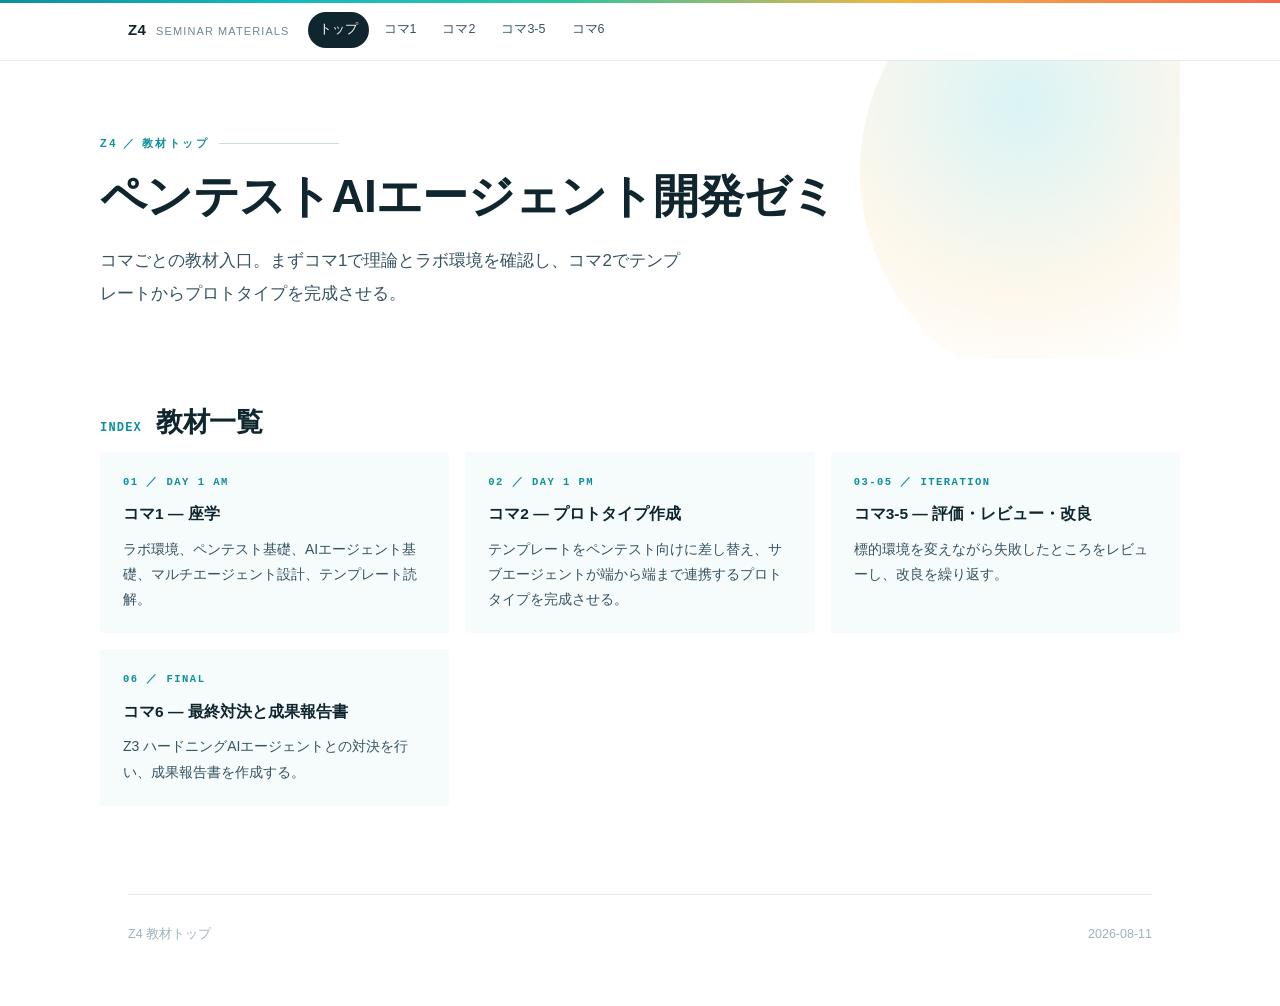
<file: index.html>
<!DOCTYPE html>
<html lang="ja">
<head>
<meta charset="utf-8">
<meta name="viewport" content="width=device-width, initial-scale=1">
<title>Z4 教材トップ</title>
<link rel="stylesheet" href="01/assets/style.css">
<link rel="icon" href="data:image/svg+xml,<svg xmlns='http://www.w3.org/2000/svg' viewBox='0 0 32 32'><text y='26' font-size='26'>🌊</text></svg>">
</head>
<body>

<header class="topbar">
  <div class="topbar-inner">
    <a class="brand" href="index.html"><b>Z4</b><span>SEMINAR MATERIALS</span></a>
    <nav class="topnav">
      <a href="index.html" class="is-current">トップ</a>
      <a href="01/index.html">コマ1</a>
      <a href="02/index.html">コマ2</a>
      <a href="03-05/index.html">コマ3-5</a>
      <a href="06/index.html">コマ6</a>
    </nav>
  </div>
  <div class="readbar"></div>
</header>

<main>
  <div class="hero wrap">
    <p class="eyebrow">Z4 ／ 教材トップ</p>
    <h1>ペンテストAIエージェント開発ゼミ</h1>
    <p class="lede">
      コマごとの教材入口。まずコマ1で理論とラボ環境を確認し、コマ2でテンプレートからプロトタイプを完成させる。
    </p>
  </div>

  <section class="blk wrap rv">
    <h2><span class="num">INDEX</span>教材一覧</h2>
    <div class="grid g3">
      <a class="card tint" href="01/index.html" style="text-decoration:none;color:inherit">
        <span class="k">01 ／ DAY 1 AM</span>
        <h4>コマ1 — 座学</h4>
        <p>ラボ環境、ペンテスト基礎、AIエージェント基礎、マルチエージェント設計、テンプレート読解。</p>
      </a>
      <a class="card tint" href="02/index.html" style="text-decoration:none;color:inherit">
        <span class="k">02 ／ DAY 1 PM</span>
        <h4>コマ2 — プロトタイプ作成</h4>
        <p>テンプレートをペンテスト向けに差し替え、サブエージェントが端から端まで連携するプロトタイプを完成させる。</p>
      </a>
      <a class="card tint" href="03-05/index.html" style="text-decoration:none;color:inherit">
        <span class="k">03-05 ／ ITERATION</span>
        <h4>コマ3-5 — 評価・レビュー・改良</h4>
        <p>標的環境を変えながら失敗したところをレビューし、改良を繰り返す。</p>
      </a>
      <a class="card tint" href="06/index.html" style="text-decoration:none;color:inherit">
        <span class="k">06 ／ FINAL</span>
        <h4>コマ6 — 最終対決と成果報告書</h4>
        <p>Z3 ハードニングAIエージェントとの対決を行い、成果報告書を作成する。</p>
      </a>
    </div>
  </section>

  <div class="wrap">
    <footer class="foot">
      <span>Z4 教材トップ</span>
      <span>2026-08-11</span>
    </footer>
  </div>
</main>

<script src="01/assets/app.js"></script>
</body>
</html>
</file>
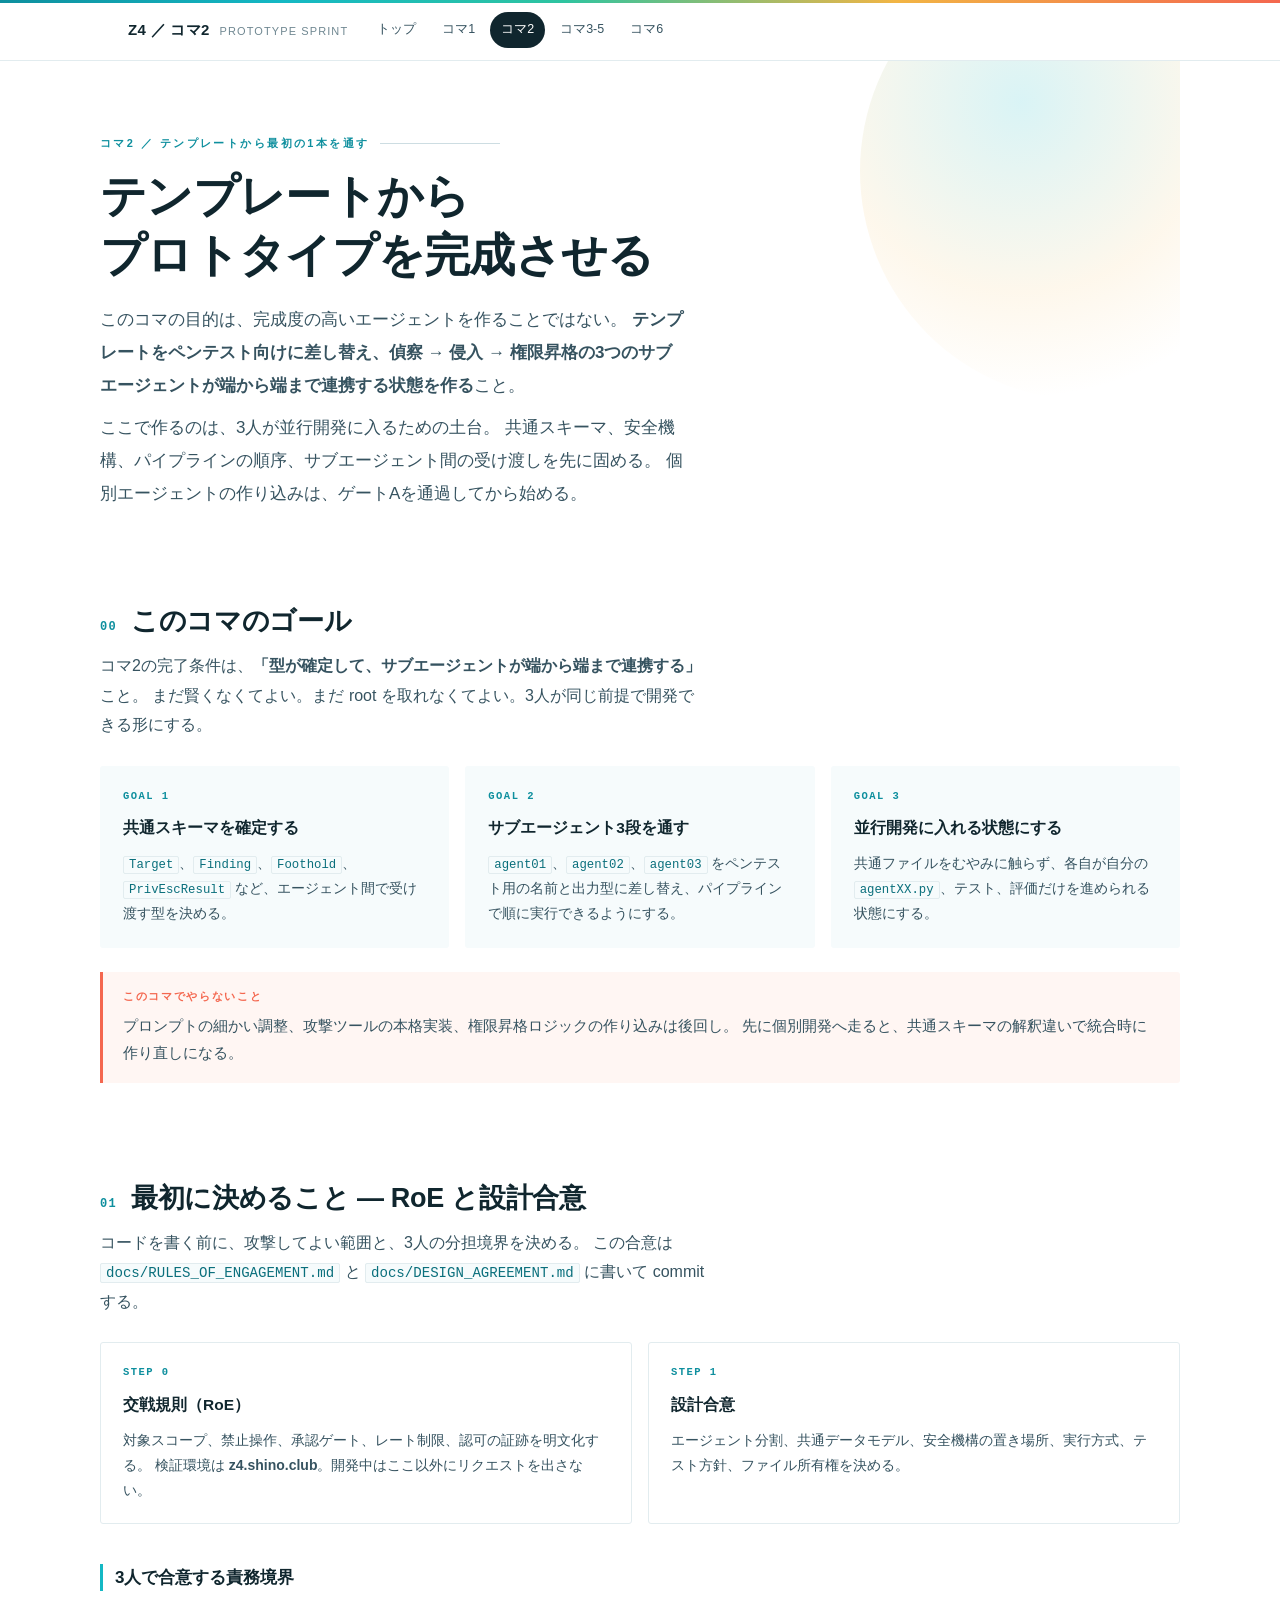
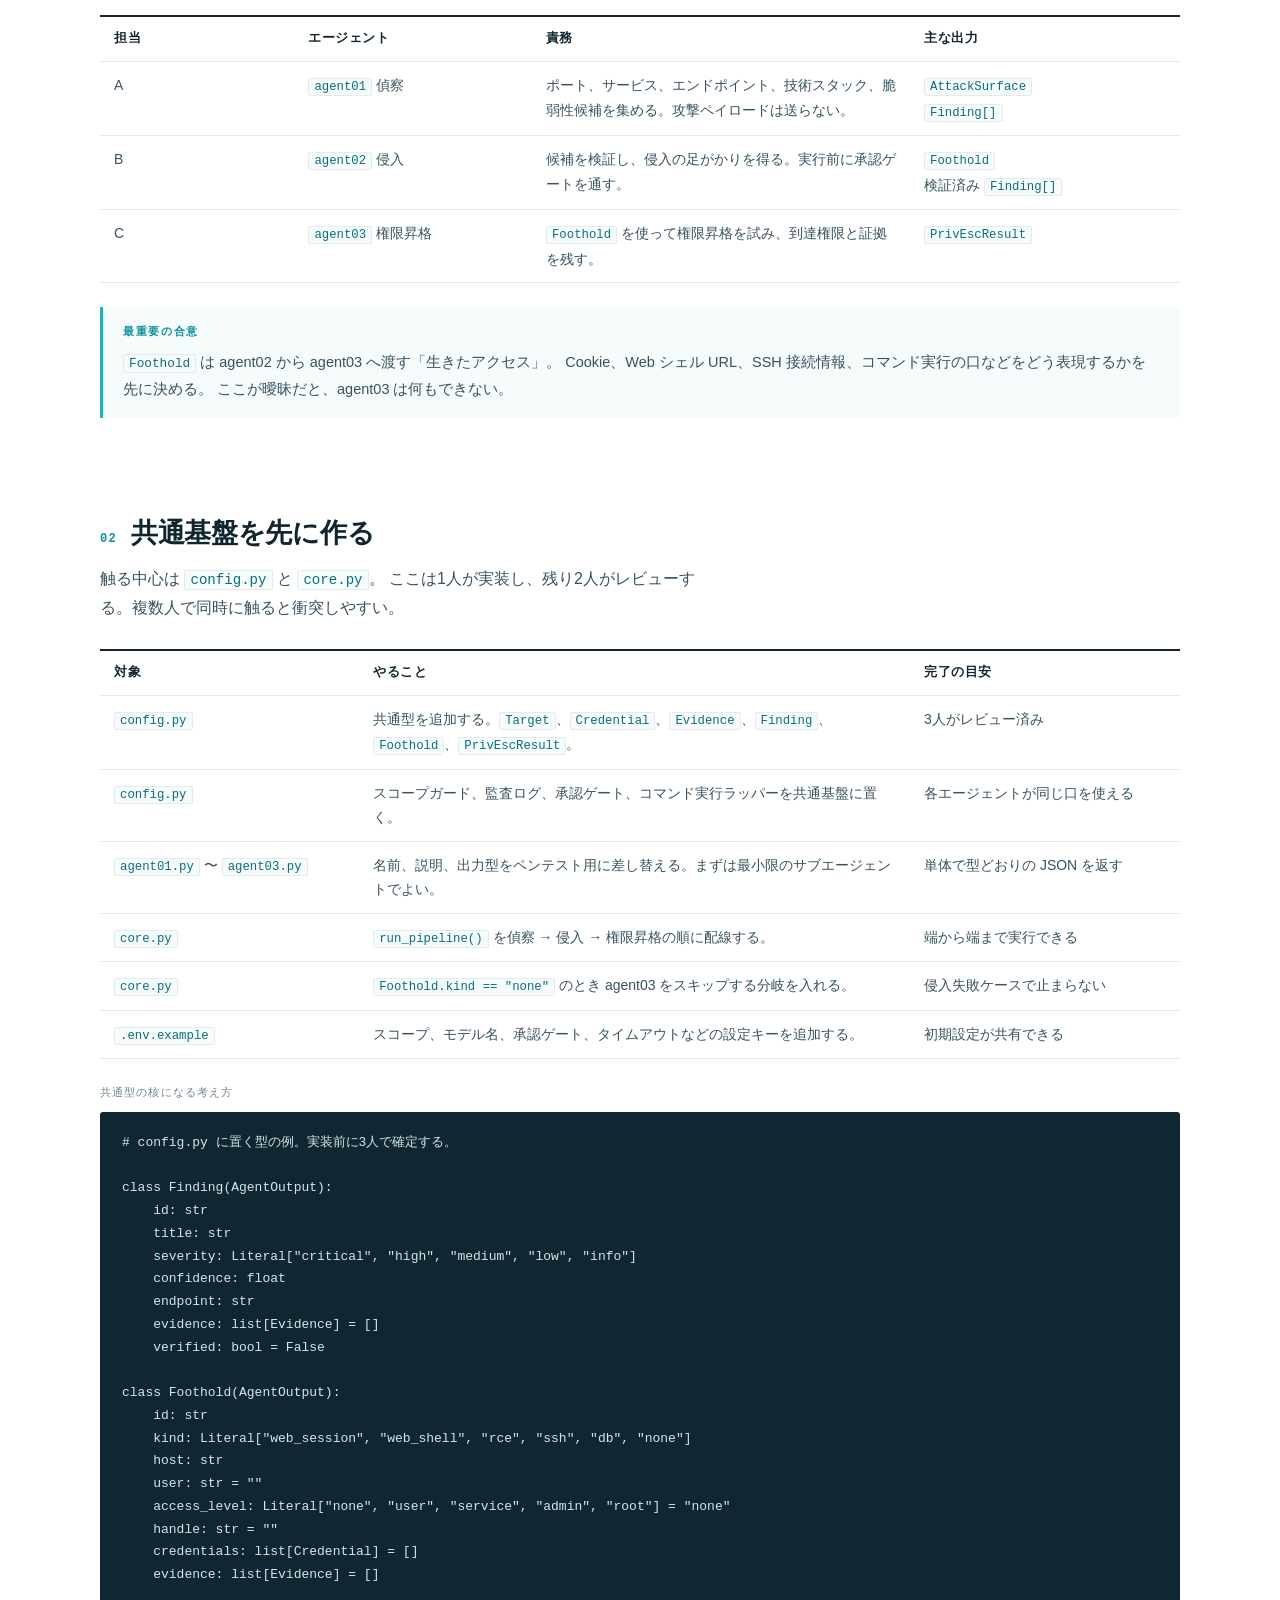
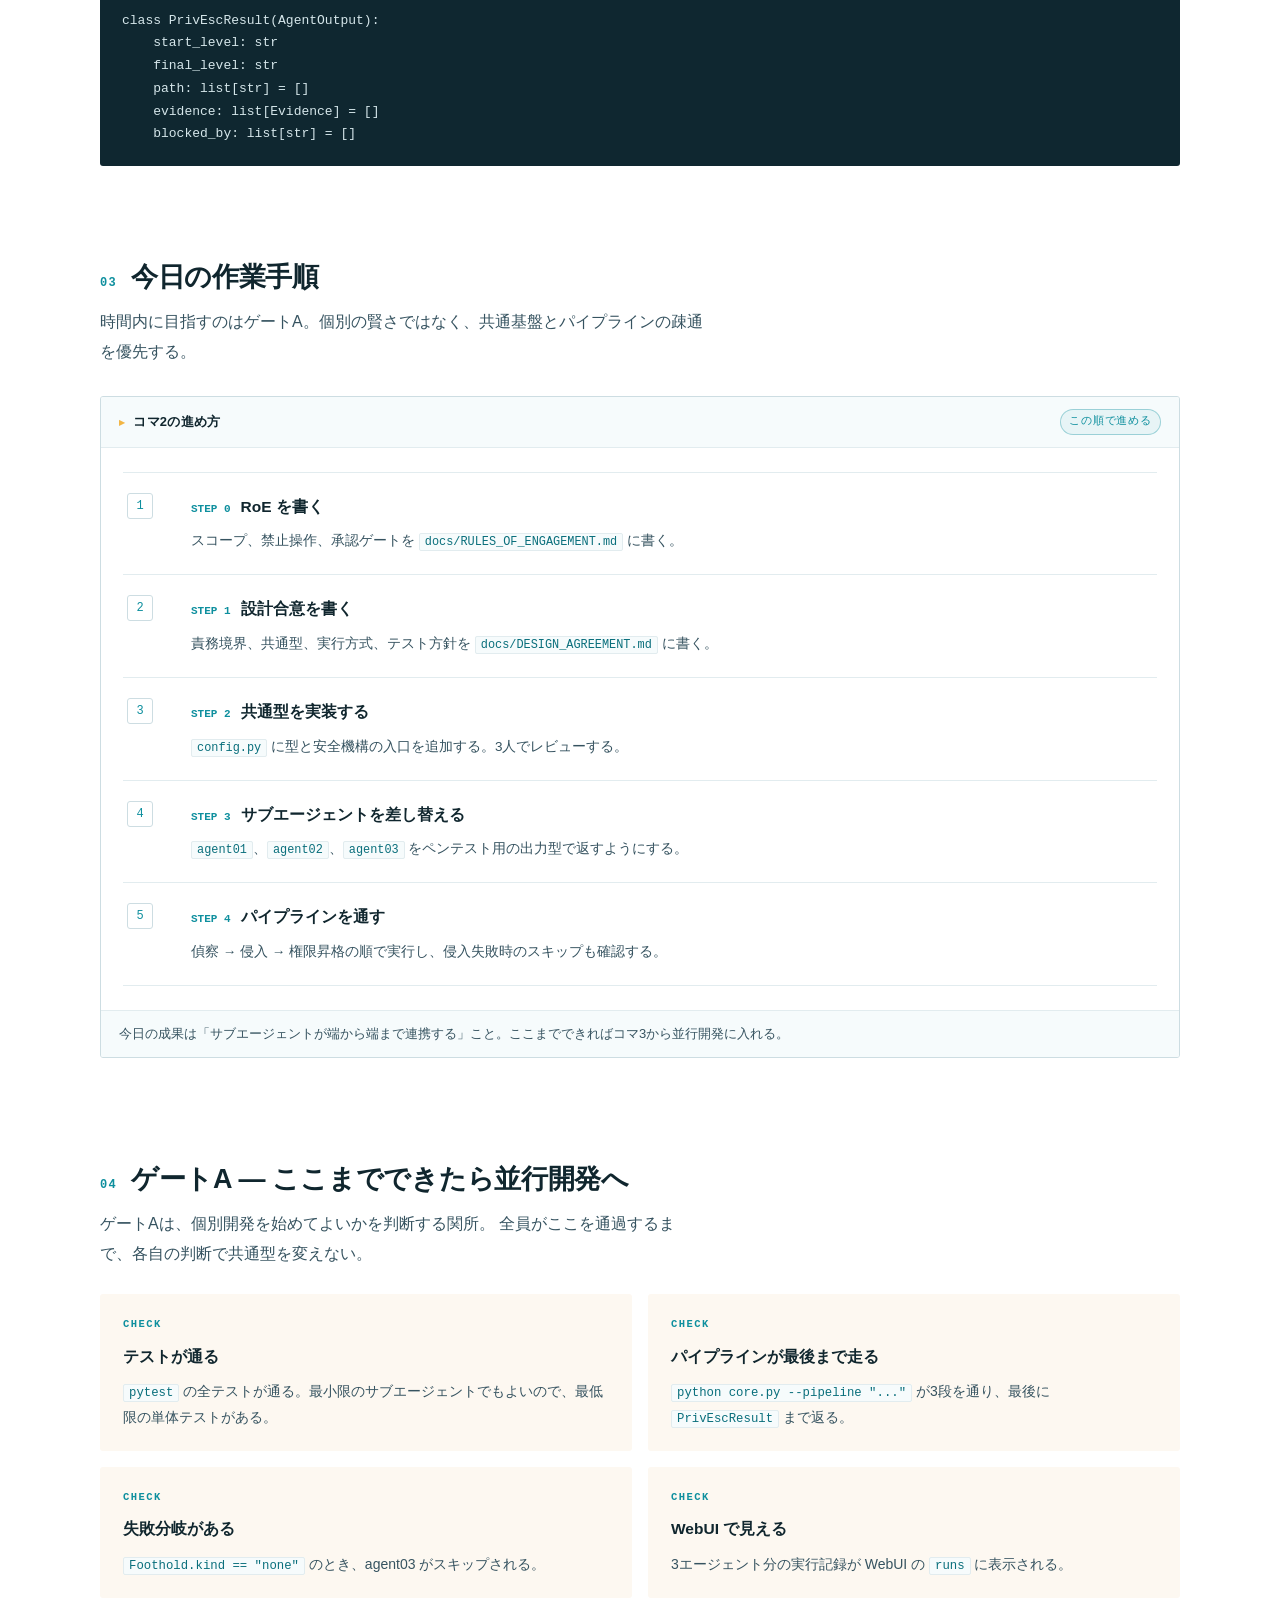
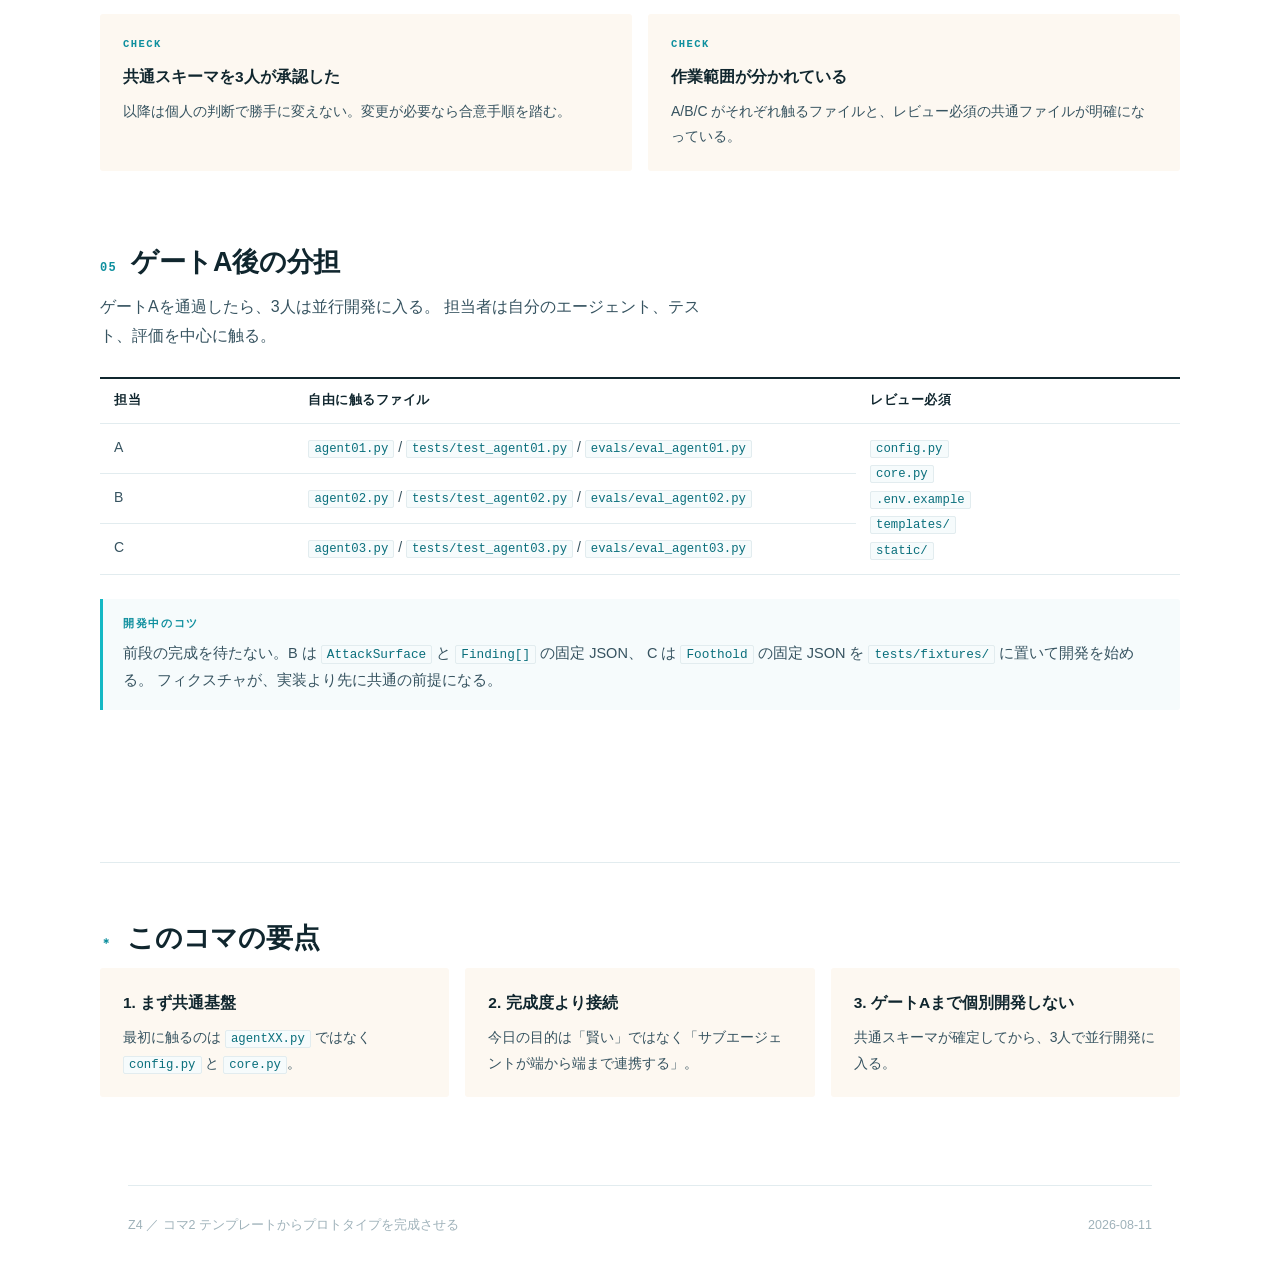
<file: 02/index.html>
<!DOCTYPE html>
<html lang="ja">
<head>
<meta charset="utf-8">
<meta name="viewport" content="width=device-width, initial-scale=1">
<title>コマ2 — テンプレートからプロトタイプを完成させる ｜ Z4</title>
<link rel="stylesheet" href="../01/assets/style.css">
<link rel="icon" href="data:image/svg+xml,<svg xmlns='http://www.w3.org/2000/svg' viewBox='0 0 32 32'><text y='26' font-size='26'>🌊</text></svg>">
<style>
.steps { border-top: 1px solid var(--line); }
.step {
  display: grid; grid-template-columns: 46px 1fr; gap: 0 18px;
  border-bottom: 1px solid var(--line); padding: 20px 4px;
}
.step .box {
  width: 26px; height: 26px; border: 1.5px solid var(--line-2); border-radius: 3px;
  display: flex; align-items: center; justify-content: center;
  font-family: var(--mono); font-size: 12px; color: var(--sea); background: #fff;
}
.step h4 { margin: 0 0 8px; font-size: 15.5px; display: flex; align-items: baseline; gap: 10px; flex-wrap: wrap; }
.step h4 .n { font-family: var(--mono); font-size: 11px; color: var(--sea); font-weight: 700; }
.step .d { font-size: 13.5px; color: var(--ink-2); line-height: 1.85; }
</style>
</head>
<body>

<header class="topbar">
  <div class="topbar-inner">
    <a class="brand" href="index.html"><b>Z4 ／ コマ2</b><span>PROTOTYPE SPRINT</span></a>
    <nav class="topnav">
      <a href="../index.html">トップ</a>
      <a href="../01/index.html">コマ1</a>
      <a href="index.html" class="is-current">コマ2</a>
      <a href="../03-05/index.html">コマ3-5</a>
      <a href="../06/index.html">コマ6</a>
    </nav>
  </div>
  <div class="readbar"></div>
</header>

<main>

<div class="hero wrap">
  <p class="eyebrow">コマ2 ／ テンプレートから最初の1本を通す</p>
  <h1>テンプレートから<br>プロトタイプを完成させる</h1>
  <p class="lede">
    このコマの目的は、完成度の高いエージェントを作ることではない。
    <strong>テンプレートをペンテスト向けに差し替え、偵察 → 侵入 → 権限昇格の3つのサブエージェントが端から端まで連携する状態を作る</strong>こと。
  </p>
  <p class="lede">
    ここで作るのは、3人が並行開発に入るための土台。
    共通スキーマ、安全機構、パイプラインの順序、サブエージェント間の受け渡しを先に固める。
    個別エージェントの作り込みは、ゲートAを通過してから始める。
  </p>
</div>

<section class="blk wrap rv">
  <h2><span class="num">00</span>このコマのゴール</h2>
  <p class="sec-lede">
    コマ2の完了条件は、<strong>「型が確定して、サブエージェントが端から端まで連携する」</strong>こと。
    まだ賢くなくてよい。まだ root を取れなくてよい。3人が同じ前提で開発できる形にする。
  </p>

  <div class="grid g3">
    <div class="card tint">
      <span class="k">GOAL 1</span>
      <h4>共通スキーマを確定する</h4>
      <p><code>Target</code>、<code>Finding</code>、<code>Foothold</code>、<code>PrivEscResult</code> など、エージェント間で受け渡す型を決める。</p>
    </div>
    <div class="card tint">
      <span class="k">GOAL 2</span>
      <h4>サブエージェント3段を通す</h4>
      <p><code>agent01</code>、<code>agent02</code>、<code>agent03</code> をペンテスト用の名前と出力型に差し替え、パイプラインで順に実行できるようにする。</p>
    </div>
    <div class="card tint">
      <span class="k">GOAL 3</span>
      <h4>並行開発に入れる状態にする</h4>
      <p>共通ファイルをむやみに触らず、各自が自分の <code>agentXX.py</code>、テスト、評価だけを進められる状態にする。</p>
    </div>
  </div>

  <div class="note warn">
    <span class="lbl">このコマでやらないこと</span>
    <p>プロンプトの細かい調整、攻撃ツールの本格実装、権限昇格ロジックの作り込みは後回し。
    先に個別開発へ走ると、共通スキーマの解釈違いで統合時に作り直しになる。</p>
  </div>
</section>

<section class="blk wrap rv">
  <h2><span class="num">01</span>最初に決めること — RoE と設計合意</h2>
  <p class="sec-lede">
    コードを書く前に、攻撃してよい範囲と、3人の分担境界を決める。
    この合意は <code>docs/RULES_OF_ENGAGEMENT.md</code> と <code>docs/DESIGN_AGREEMENT.md</code> に書いて commit する。
  </p>

  <div class="grid g2">
    <div class="card">
      <span class="k">STEP 0</span>
      <h4>交戦規則（RoE）</h4>
      <p>対象スコープ、禁止操作、承認ゲート、レート制限、認可の証跡を明文化する。
      検証環境は <strong>z4.shino.club</strong>。開発中はここ以外にリクエストを出さない。</p>
    </div>
    <div class="card">
      <span class="k">STEP 1</span>
      <h4>設計合意</h4>
      <p>エージェント分割、共通データモデル、安全機構の置き場所、実行方式、テスト方針、ファイル所有権を決める。</p>
    </div>
  </div>

  <h3>3人で合意する責務境界</h3>
  <div class="tbl-wrap">
    <table>
      <thead><tr><th style="width:18%">担当</th><th style="width:22%">エージェント</th><th>責務</th><th style="width:25%">主な出力</th></tr></thead>
      <tbody>
        <tr><td>A</td><td><code>agent01</code> 偵察</td><td>ポート、サービス、エンドポイント、技術スタック、脆弱性候補を集める。攻撃ペイロードは送らない。</td><td><code>AttackSurface</code><br><code>Finding[]</code></td></tr>
        <tr><td>B</td><td><code>agent02</code> 侵入</td><td>候補を検証し、侵入の足がかりを得る。実行前に承認ゲートを通す。</td><td><code>Foothold</code><br>検証済み <code>Finding[]</code></td></tr>
        <tr><td>C</td><td><code>agent03</code> 権限昇格</td><td><code>Foothold</code> を使って権限昇格を試み、到達権限と証拠を残す。</td><td><code>PrivEscResult</code></td></tr>
      </tbody>
    </table>
  </div>

  <div class="note">
    <span class="lbl">最重要の合意</span>
    <p><code>Foothold</code> は agent02 から agent03 へ渡す「生きたアクセス」。
    Cookie、Web シェル URL、SSH 接続情報、コマンド実行の口などをどう表現するかを先に決める。
    ここが曖昧だと、agent03 は何もできない。</p>
  </div>
</section>

<section class="blk wrap rv">
  <h2><span class="num">02</span>共通基盤を先に作る</h2>
  <p class="sec-lede">
    触る中心は <code>config.py</code> と <code>core.py</code>。
    ここは1人が実装し、残り2人がレビューする。複数人で同時に触ると衝突しやすい。
  </p>

  <div class="tbl-wrap">
    <table>
      <thead><tr><th style="width:24%">対象</th><th>やること</th><th style="width:25%">完了の目安</th></tr></thead>
      <tbody>
        <tr><td><code>config.py</code></td><td>共通型を追加する。<code>Target</code>、<code>Credential</code>、<code>Evidence</code>、<code>Finding</code>、<code>Foothold</code>、<code>PrivEscResult</code>。</td><td>3人がレビュー済み</td></tr>
        <tr><td><code>config.py</code></td><td>スコープガード、監査ログ、承認ゲート、コマンド実行ラッパーを共通基盤に置く。</td><td>各エージェントが同じ口を使える</td></tr>
        <tr><td><code>agent01.py</code> 〜 <code>agent03.py</code></td><td>名前、説明、出力型をペンテスト用に差し替える。まずは最小限のサブエージェントでよい。</td><td>単体で型どおりの JSON を返す</td></tr>
        <tr><td><code>core.py</code></td><td><code>run_pipeline()</code> を偵察 → 侵入 → 権限昇格の順に配線する。</td><td>端から端まで実行できる</td></tr>
        <tr><td><code>core.py</code></td><td><code>Foothold.kind == "none"</code> のとき agent03 をスキップする分岐を入れる。</td><td>侵入失敗ケースで止まらない</td></tr>
        <tr><td><code>.env.example</code></td><td>スコープ、モデル名、承認ゲート、タイムアウトなどの設定キーを追加する。</td><td>初期設定が共有できる</td></tr>
      </tbody>
    </table>
  </div>

  <span class="code-cap">共通型の核になる考え方</span>
  <pre><code># config.py に置く型の例。実装前に3人で確定する。

class Finding(AgentOutput):
    id: str
    title: str
    severity: Literal["critical", "high", "medium", "low", "info"]
    confidence: float
    endpoint: str
    evidence: list[Evidence] = []
    verified: bool = False

class Foothold(AgentOutput):
    id: str
    kind: Literal["web_session", "web_shell", "rce", "ssh", "db", "none"]
    host: str
    user: str = ""
    access_level: Literal["none", "user", "service", "admin", "root"] = "none"
    handle: str = ""
    credentials: list[Credential] = []
    evidence: list[Evidence] = []

class PrivEscResult(AgentOutput):
    start_level: str
    final_level: str
    path: list[str] = []
    evidence: list[Evidence] = []
    blocked_by: list[str] = []</code></pre>
</section>

<section class="blk wrap rv">
  <h2><span class="num">03</span>今日の作業手順</h2>
  <p class="sec-lede">
    時間内に目指すのはゲートA。個別の賢さではなく、共通基盤とパイプラインの疎通を優先する。
  </p>

  <div class="demo">
    <div class="demo-head">
      <span class="t">コマ2の進め方</span>
      <span class="ctl"><span class="chip sea">この順で進める</span></span>
    </div>
    <div class="demo-body">
      <div class="steps">
        <div class="step">
          <div class="box">1</div>
          <div><h4><span class="n">STEP 0</span>RoE を書く</h4><div class="d">スコープ、禁止操作、承認ゲートを <code>docs/RULES_OF_ENGAGEMENT.md</code> に書く。</div></div>
        </div>
        <div class="step">
          <div class="box">2</div>
          <div><h4><span class="n">STEP 1</span>設計合意を書く</h4><div class="d">責務境界、共通型、実行方式、テスト方針を <code>docs/DESIGN_AGREEMENT.md</code> に書く。</div></div>
        </div>
        <div class="step">
          <div class="box">3</div>
          <div><h4><span class="n">STEP 2</span>共通型を実装する</h4><div class="d"><code>config.py</code> に型と安全機構の入口を追加する。3人でレビューする。</div></div>
        </div>
        <div class="step">
          <div class="box">4</div>
          <div><h4><span class="n">STEP 3</span>サブエージェントを差し替える</h4><div class="d"><code>agent01</code>、<code>agent02</code>、<code>agent03</code> をペンテスト用の出力型で返すようにする。</div></div>
        </div>
        <div class="step">
          <div class="box">5</div>
          <div><h4><span class="n">STEP 4</span>パイプラインを通す</h4><div class="d">偵察 → 侵入 → 権限昇格の順で実行し、侵入失敗時のスキップも確認する。</div></div>
        </div>
      </div>
    </div>
    <div class="demo-foot">今日の成果は「サブエージェントが端から端まで連携する」こと。ここまでできればコマ3から並行開発に入れる。</div>
  </div>
</section>

<section class="blk wrap rv">
  <h2><span class="num">04</span>ゲートA — ここまでできたら並行開発へ</h2>
  <p class="sec-lede">
    ゲートAは、個別開発を始めてよいかを判断する関所。
    全員がここを通過するまで、各自の判断で共通型を変えない。
  </p>

  <div class="grid g2">
    <div class="card tint2">
      <span class="k">CHECK</span>
      <h4>テストが通る</h4>
      <p><code>pytest</code> の全テストが通る。最小限のサブエージェントでもよいので、最低限の単体テストがある。</p>
    </div>
    <div class="card tint2">
      <span class="k">CHECK</span>
      <h4>パイプラインが最後まで走る</h4>
      <p><code>python core.py --pipeline "..."</code> が3段を通り、最後に <code>PrivEscResult</code> まで返る。</p>
    </div>
    <div class="card tint2">
      <span class="k">CHECK</span>
      <h4>失敗分岐がある</h4>
      <p><code>Foothold.kind == "none"</code> のとき、agent03 がスキップされる。</p>
    </div>
    <div class="card tint2">
      <span class="k">CHECK</span>
      <h4>WebUI で見える</h4>
      <p>3エージェント分の実行記録が WebUI の <code>runs</code> に表示される。</p>
    </div>
    <div class="card tint2">
      <span class="k">CHECK</span>
      <h4>共通スキーマを3人が承認した</h4>
      <p>以降は個人の判断で勝手に変えない。変更が必要なら合意手順を踏む。</p>
    </div>
    <div class="card tint2">
      <span class="k">CHECK</span>
      <h4>作業範囲が分かれている</h4>
      <p>A/B/C がそれぞれ触るファイルと、レビュー必須の共通ファイルが明確になっている。</p>
    </div>
  </div>
</section>

<section class="blk wrap rv">
  <h2><span class="num">05</span>ゲートA後の分担</h2>
  <p class="sec-lede">
    ゲートAを通過したら、3人は並行開発に入る。
    担当者は自分のエージェント、テスト、評価を中心に触る。
  </p>

  <div class="tbl-wrap">
    <table>
      <thead><tr><th style="width:18%">担当</th><th>自由に触るファイル</th><th style="width:30%">レビュー必須</th></tr></thead>
      <tbody>
        <tr><td>A</td><td><code>agent01.py</code> / <code>tests/test_agent01.py</code> / <code>evals/eval_agent01.py</code></td><td rowspan="3"><code>config.py</code><br><code>core.py</code><br><code>.env.example</code><br><code>templates/</code><br><code>static/</code></td></tr>
        <tr><td>B</td><td><code>agent02.py</code> / <code>tests/test_agent02.py</code> / <code>evals/eval_agent02.py</code></td></tr>
        <tr><td>C</td><td><code>agent03.py</code> / <code>tests/test_agent03.py</code> / <code>evals/eval_agent03.py</code></td></tr>
      </tbody>
    </table>
  </div>

  <div class="note">
    <span class="lbl">開発中のコツ</span>
    <p>前段の完成を待たない。B は <code>AttackSurface</code> と <code>Finding[]</code> の固定 JSON、
    C は <code>Foothold</code> の固定 JSON を <code>tests/fixtures/</code> に置いて開発を始める。
    フィクスチャが、実装より先に共通の前提になる。</p>
  </div>
</section>

<section class="blk wrap rv">
  <hr class="rule">
  <h2><span class="num">＊</span>このコマの要点</h2>
  <div class="grid g3">
    <div class="card tint2"><h4>1. まず共通基盤</h4><p>最初に触るのは <code>agentXX.py</code> ではなく <code>config.py</code> と <code>core.py</code>。</p></div>
    <div class="card tint2"><h4>2. 完成度より接続</h4><p>今日の目的は「賢い」ではなく「サブエージェントが端から端まで連携する」。</p></div>
    <div class="card tint2"><h4>3. ゲートAまで個別開発しない</h4><p>共通スキーマが確定してから、3人で並行開発に入る。</p></div>
  </div>
</section>

<div class="wrap">
  <footer class="foot">
    <span>Z4 ／ コマ2 テンプレートからプロトタイプを完成させる</span>
    <span>2026-08-11</span>
  </footer>
</div>

</main>

<script src="../01/assets/app.js"></script>
</body>
</html>
</file>
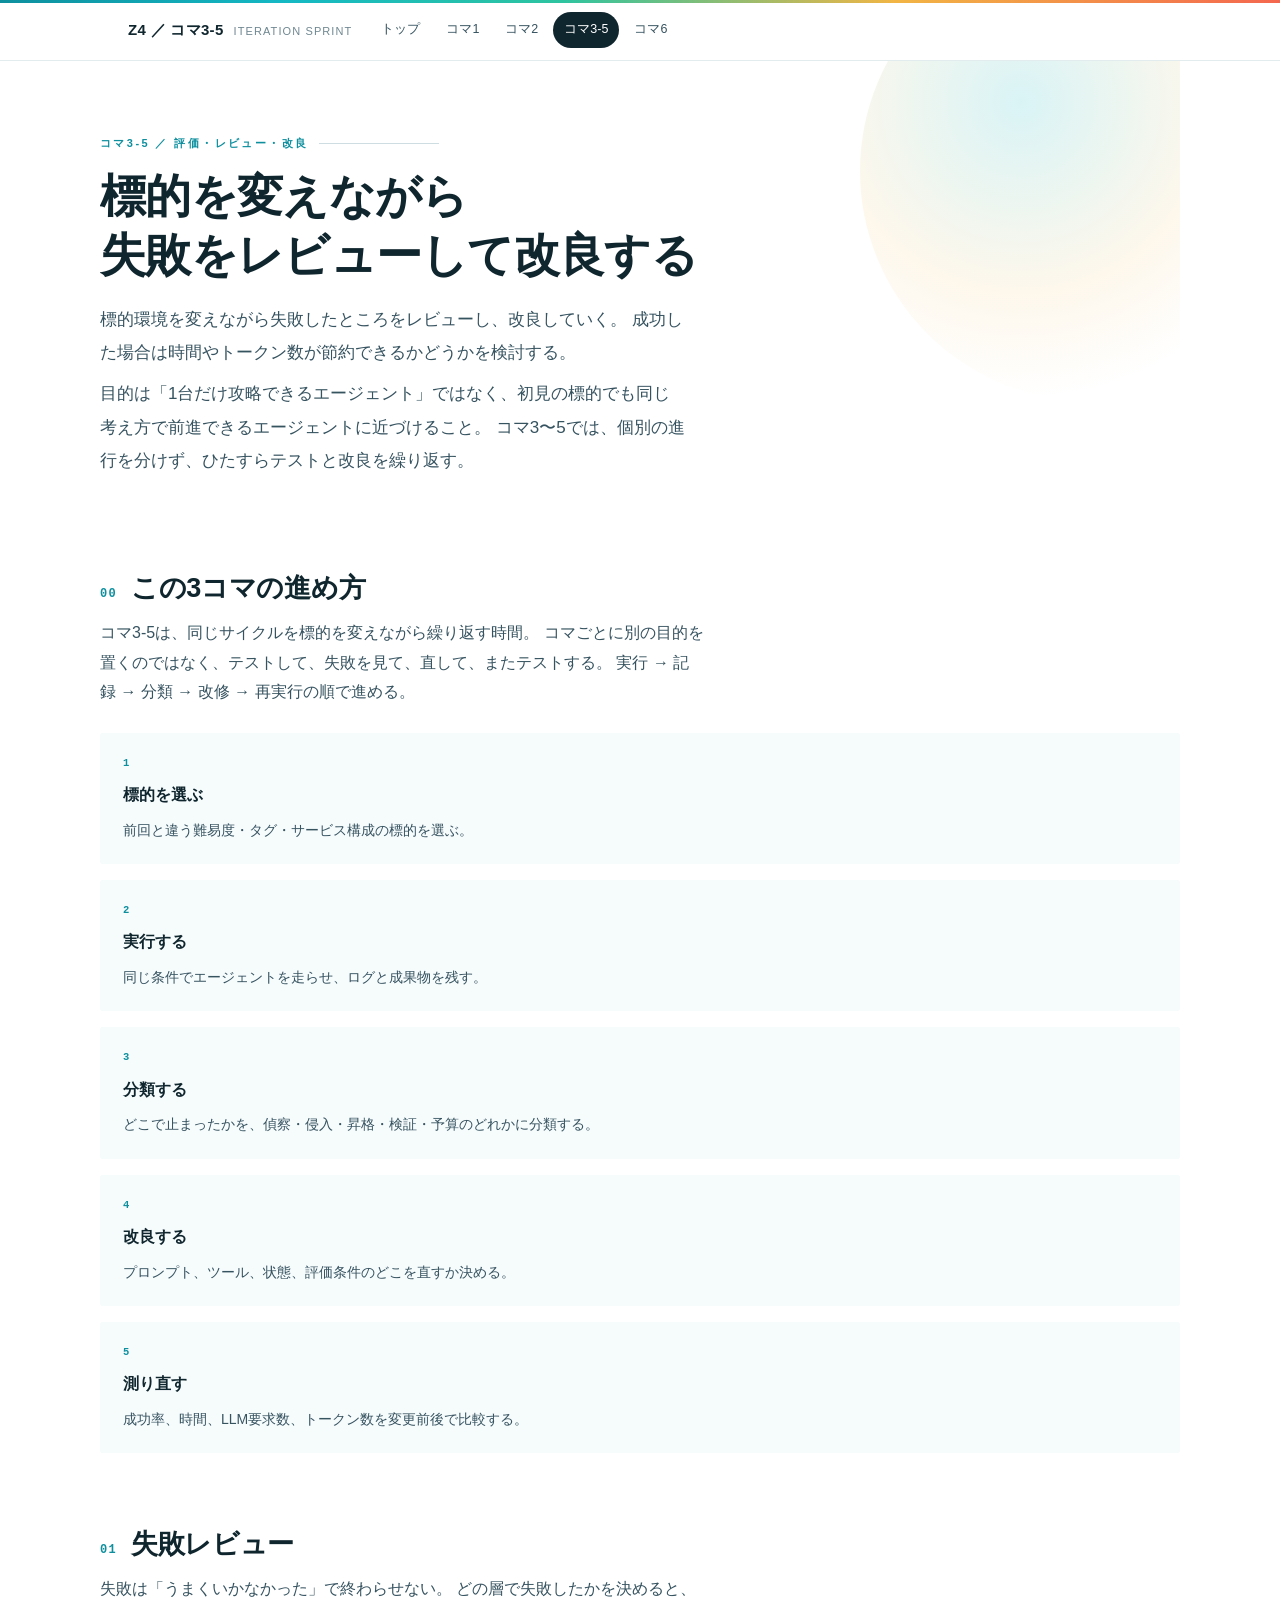
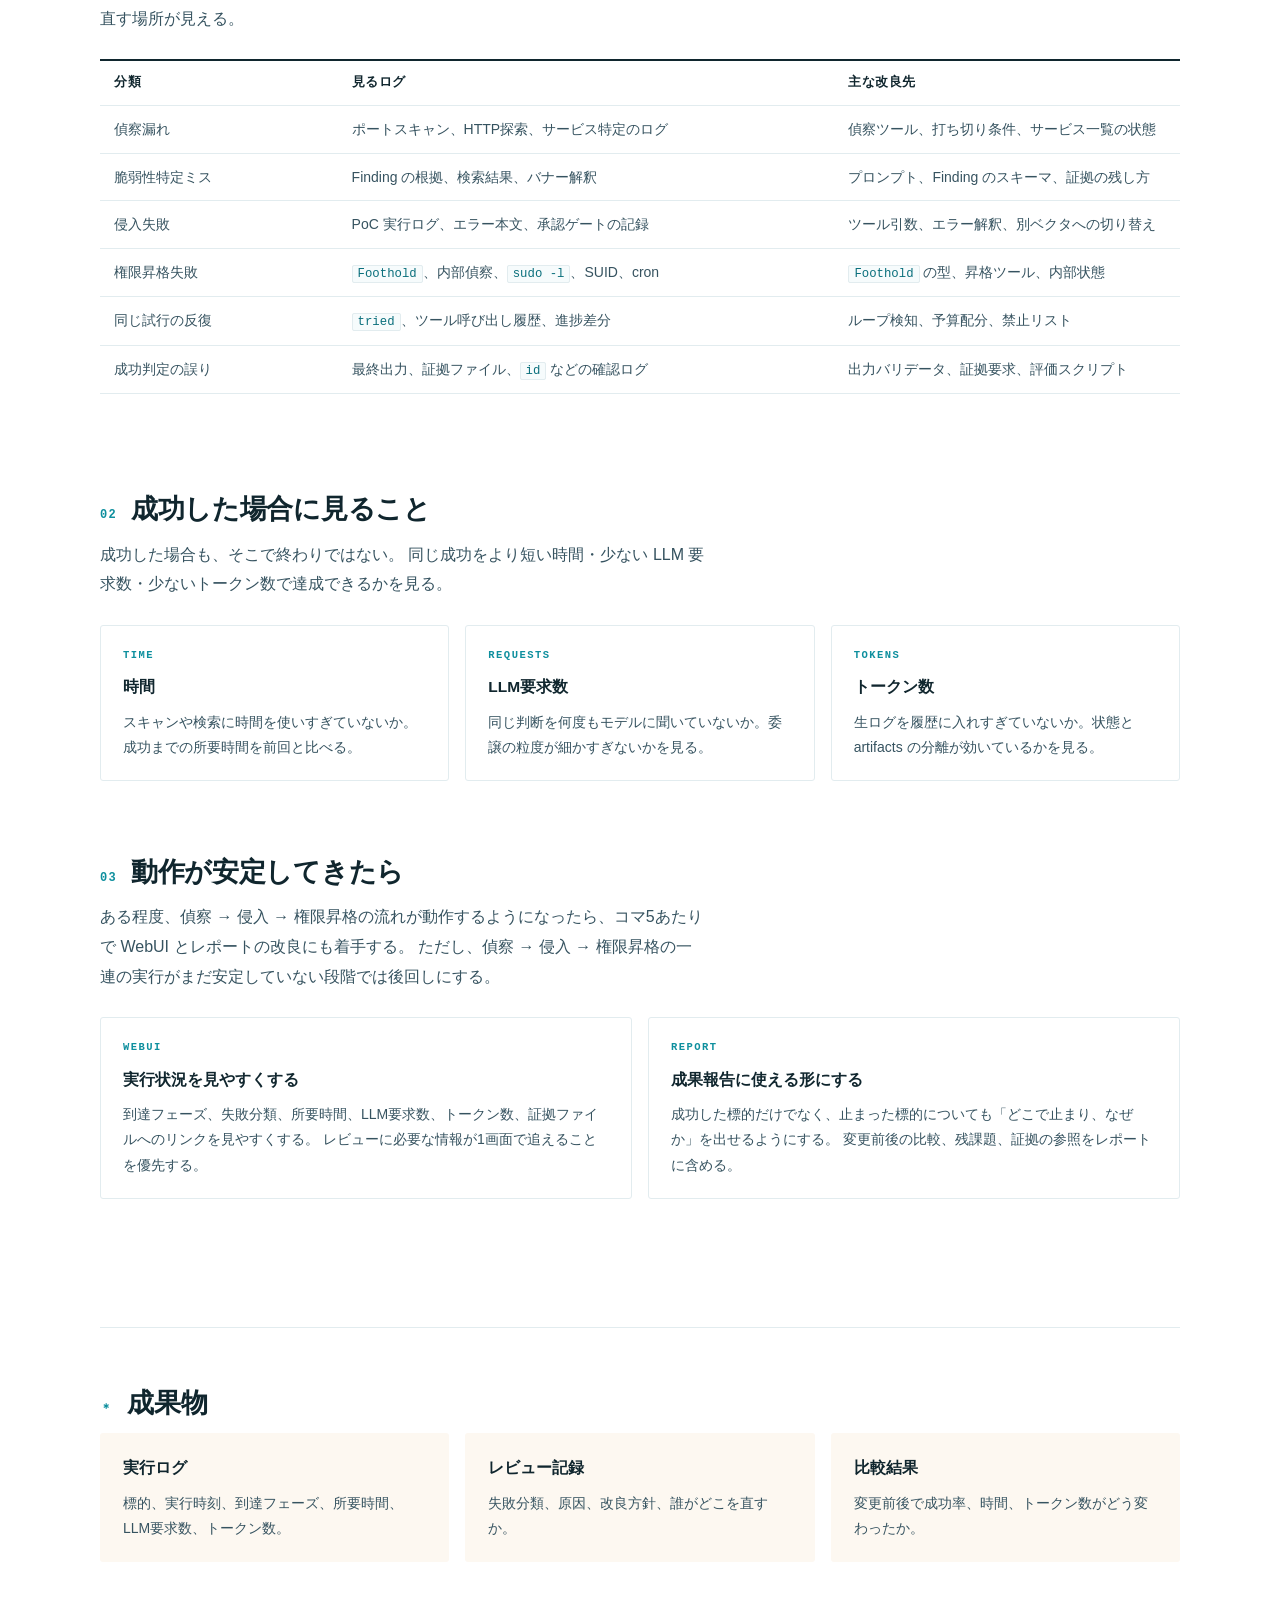
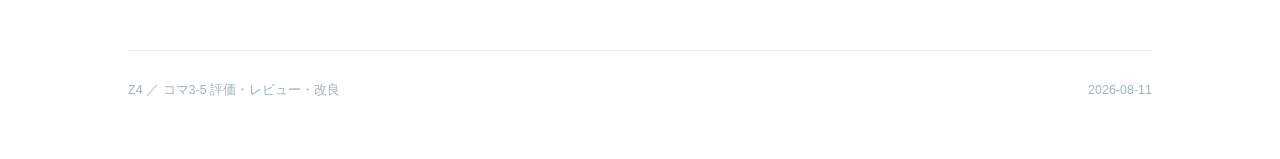
<file: 03-05/index.html>
<!DOCTYPE html>
<html lang="ja">
<head>
<meta charset="utf-8">
<meta name="viewport" content="width=device-width, initial-scale=1">
<title>コマ3-5 — 評価・レビュー・改良 ｜ Z4</title>
<link rel="stylesheet" href="../01/assets/style.css">
<link rel="icon" href="data:image/svg+xml,<svg xmlns='http://www.w3.org/2000/svg' viewBox='0 0 32 32'><text y='26' font-size='26'>🌊</text></svg>">
</head>
<body>

<header class="topbar">
  <div class="topbar-inner">
    <a class="brand" href="index.html"><b>Z4 ／ コマ3-5</b><span>ITERATION SPRINT</span></a>
    <nav class="topnav">
      <a href="../index.html">トップ</a>
      <a href="../01/index.html">コマ1</a>
      <a href="../02/index.html">コマ2</a>
      <a href="index.html" class="is-current">コマ3-5</a>
      <a href="../06/index.html">コマ6</a>
    </nav>
  </div>
  <div class="readbar"></div>
</header>

<main>

<div class="hero wrap">
  <p class="eyebrow">コマ3-5 ／ 評価・レビュー・改良</p>
  <h1>標的を変えながら<br>失敗をレビューして改良する</h1>
  <p class="lede">
    標的環境を変えながら失敗したところをレビューし、改良していく。
    成功した場合は時間やトークン数が節約できるかどうかを検討する。
  </p>
  <p class="lede">
    目的は「1台だけ攻略できるエージェント」ではなく、初見の標的でも同じ考え方で前進できるエージェントに近づけること。
    コマ3〜5では、個別の進行を分けず、ひたすらテストと改良を繰り返す。
  </p>
</div>

<section class="blk wrap rv">
  <h2><span class="num">00</span>この3コマの進め方</h2>
  <p class="sec-lede">
    コマ3-5は、同じサイクルを標的を変えながら繰り返す時間。
    コマごとに別の目的を置くのではなく、テストして、失敗を見て、直して、またテストする。
    実行 → 記録 → 分類 → 改修 → 再実行の順で進める。
  </p>

  <div class="grid g5">
    <div class="card tint"><span class="k">1</span><h4>標的を選ぶ</h4><p>前回と違う難易度・タグ・サービス構成の標的を選ぶ。</p></div>
    <div class="card tint"><span class="k">2</span><h4>実行する</h4><p>同じ条件でエージェントを走らせ、ログと成果物を残す。</p></div>
    <div class="card tint"><span class="k">3</span><h4>分類する</h4><p>どこで止まったかを、偵察・侵入・昇格・検証・予算のどれかに分類する。</p></div>
    <div class="card tint"><span class="k">4</span><h4>改良する</h4><p>プロンプト、ツール、状態、評価条件のどこを直すか決める。</p></div>
    <div class="card tint"><span class="k">5</span><h4>測り直す</h4><p>成功率、時間、LLM要求数、トークン数を変更前後で比較する。</p></div>
  </div>
</section>

<section class="blk wrap rv">
  <h2><span class="num">01</span>失敗レビュー</h2>
  <p class="sec-lede">
    失敗は「うまくいかなかった」で終わらせない。
    どの層で失敗したかを決めると、直す場所が見える。
  </p>

  <div class="tbl-wrap">
    <table>
      <thead><tr><th style="width:22%">分類</th><th>見るログ</th><th style="width:32%">主な改良先</th></tr></thead>
      <tbody>
        <tr><td>偵察漏れ</td><td>ポートスキャン、HTTP探索、サービス特定のログ</td><td>偵察ツール、打ち切り条件、サービス一覧の状態</td></tr>
        <tr><td>脆弱性特定ミス</td><td>Finding の根拠、検索結果、バナー解釈</td><td>プロンプト、Finding のスキーマ、証拠の残し方</td></tr>
        <tr><td>侵入失敗</td><td>PoC 実行ログ、エラー本文、承認ゲートの記録</td><td>ツール引数、エラー解釈、別ベクタへの切り替え</td></tr>
        <tr><td>権限昇格失敗</td><td><code>Foothold</code>、内部偵察、<code>sudo -l</code>、SUID、cron</td><td><code>Foothold</code> の型、昇格ツール、内部状態</td></tr>
        <tr><td>同じ試行の反復</td><td><code>tried</code>、ツール呼び出し履歴、進捗差分</td><td>ループ検知、予算配分、禁止リスト</td></tr>
        <tr><td>成功判定の誤り</td><td>最終出力、証拠ファイル、<code>id</code> などの確認ログ</td><td>出力バリデータ、証拠要求、評価スクリプト</td></tr>
      </tbody>
    </table>
  </div>
</section>

<section class="blk wrap rv">
  <h2><span class="num">02</span>成功した場合に見ること</h2>
  <p class="sec-lede">
    成功した場合も、そこで終わりではない。
    同じ成功をより短い時間・少ない LLM 要求数・少ないトークン数で達成できるかを見る。
  </p>

  <div class="grid g3">
    <div class="card">
      <span class="k">TIME</span>
      <h4>時間</h4>
      <p>スキャンや検索に時間を使いすぎていないか。成功までの所要時間を前回と比べる。</p>
    </div>
    <div class="card">
      <span class="k">REQUESTS</span>
      <h4>LLM要求数</h4>
      <p>同じ判断を何度もモデルに聞いていないか。委譲の粒度が細かすぎないかを見る。</p>
    </div>
    <div class="card">
      <span class="k">TOKENS</span>
      <h4>トークン数</h4>
      <p>生ログを履歴に入れすぎていないか。状態と artifacts の分離が効いているかを見る。</p>
    </div>
  </div>
</section>

<section class="blk wrap rv">
  <h2><span class="num">03</span>動作が安定してきたら</h2>
  <p class="sec-lede">
    ある程度、偵察 → 侵入 → 権限昇格の流れが動作するようになったら、コマ5あたりで WebUI とレポートの改良にも着手する。
    ただし、偵察 → 侵入 → 権限昇格の一連の実行がまだ安定していない段階では後回しにする。
  </p>

  <div class="grid g2">
    <div class="card">
      <span class="k">WEBUI</span>
      <h4>実行状況を見やすくする</h4>
      <p>到達フェーズ、失敗分類、所要時間、LLM要求数、トークン数、証拠ファイルへのリンクを見やすくする。
      レビューに必要な情報が1画面で追えることを優先する。</p>
    </div>
    <div class="card">
      <span class="k">REPORT</span>
      <h4>成果報告に使える形にする</h4>
      <p>成功した標的だけでなく、止まった標的についても「どこで止まり、なぜか」を出せるようにする。
      変更前後の比較、残課題、証拠の参照をレポートに含める。</p>
    </div>
  </div>
</section>

<section class="blk wrap rv">
  <hr class="rule">
  <h2><span class="num">＊</span>成果物</h2>
  <div class="grid g3">
    <div class="card tint2"><h4>実行ログ</h4><p>標的、実行時刻、到達フェーズ、所要時間、LLM要求数、トークン数。</p></div>
    <div class="card tint2"><h4>レビュー記録</h4><p>失敗分類、原因、改良方針、誰がどこを直すか。</p></div>
    <div class="card tint2"><h4>比較結果</h4><p>変更前後で成功率、時間、トークン数がどう変わったか。</p></div>
  </div>
</section>

<div class="wrap">
  <footer class="foot">
    <span>Z4 ／ コマ3-5 評価・レビュー・改良</span>
    <span>2026-08-11</span>
  </footer>
</div>

</main>

<script src="../01/assets/app.js"></script>
</body>
</html>
</file>
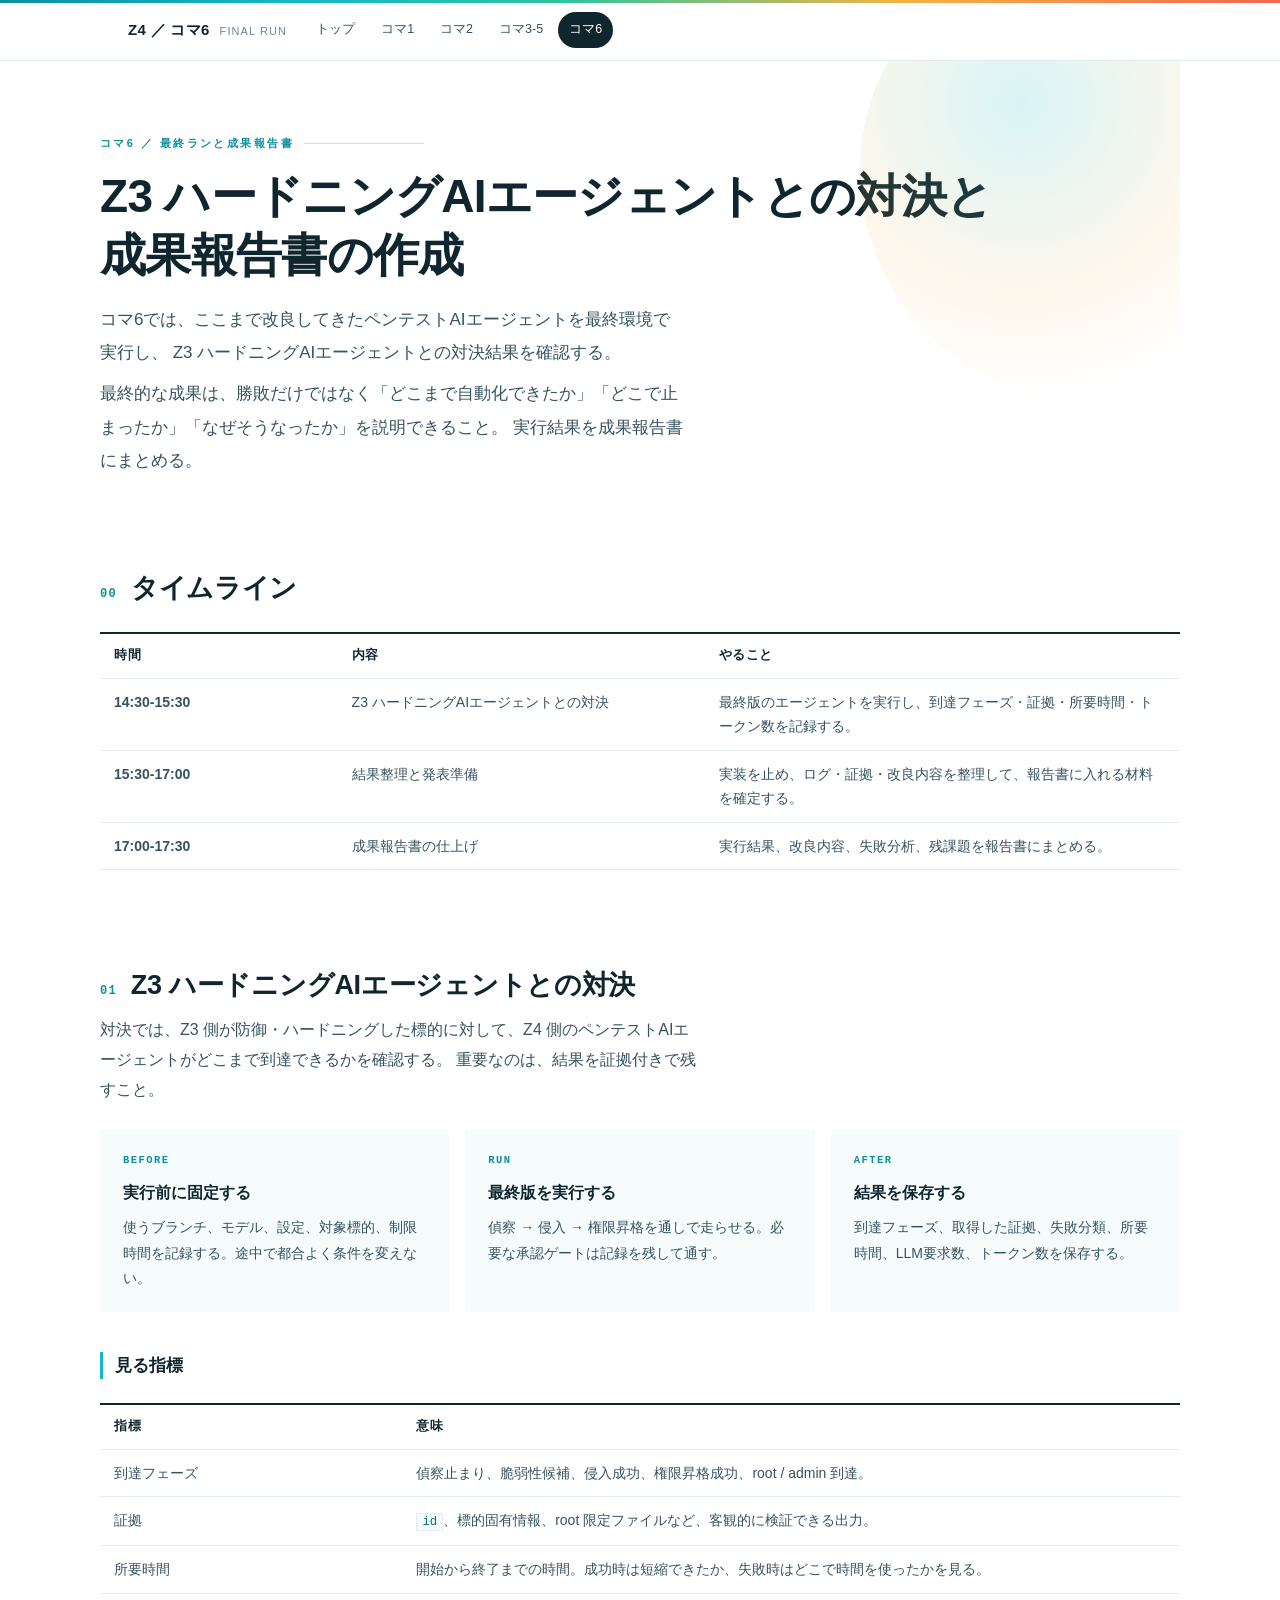
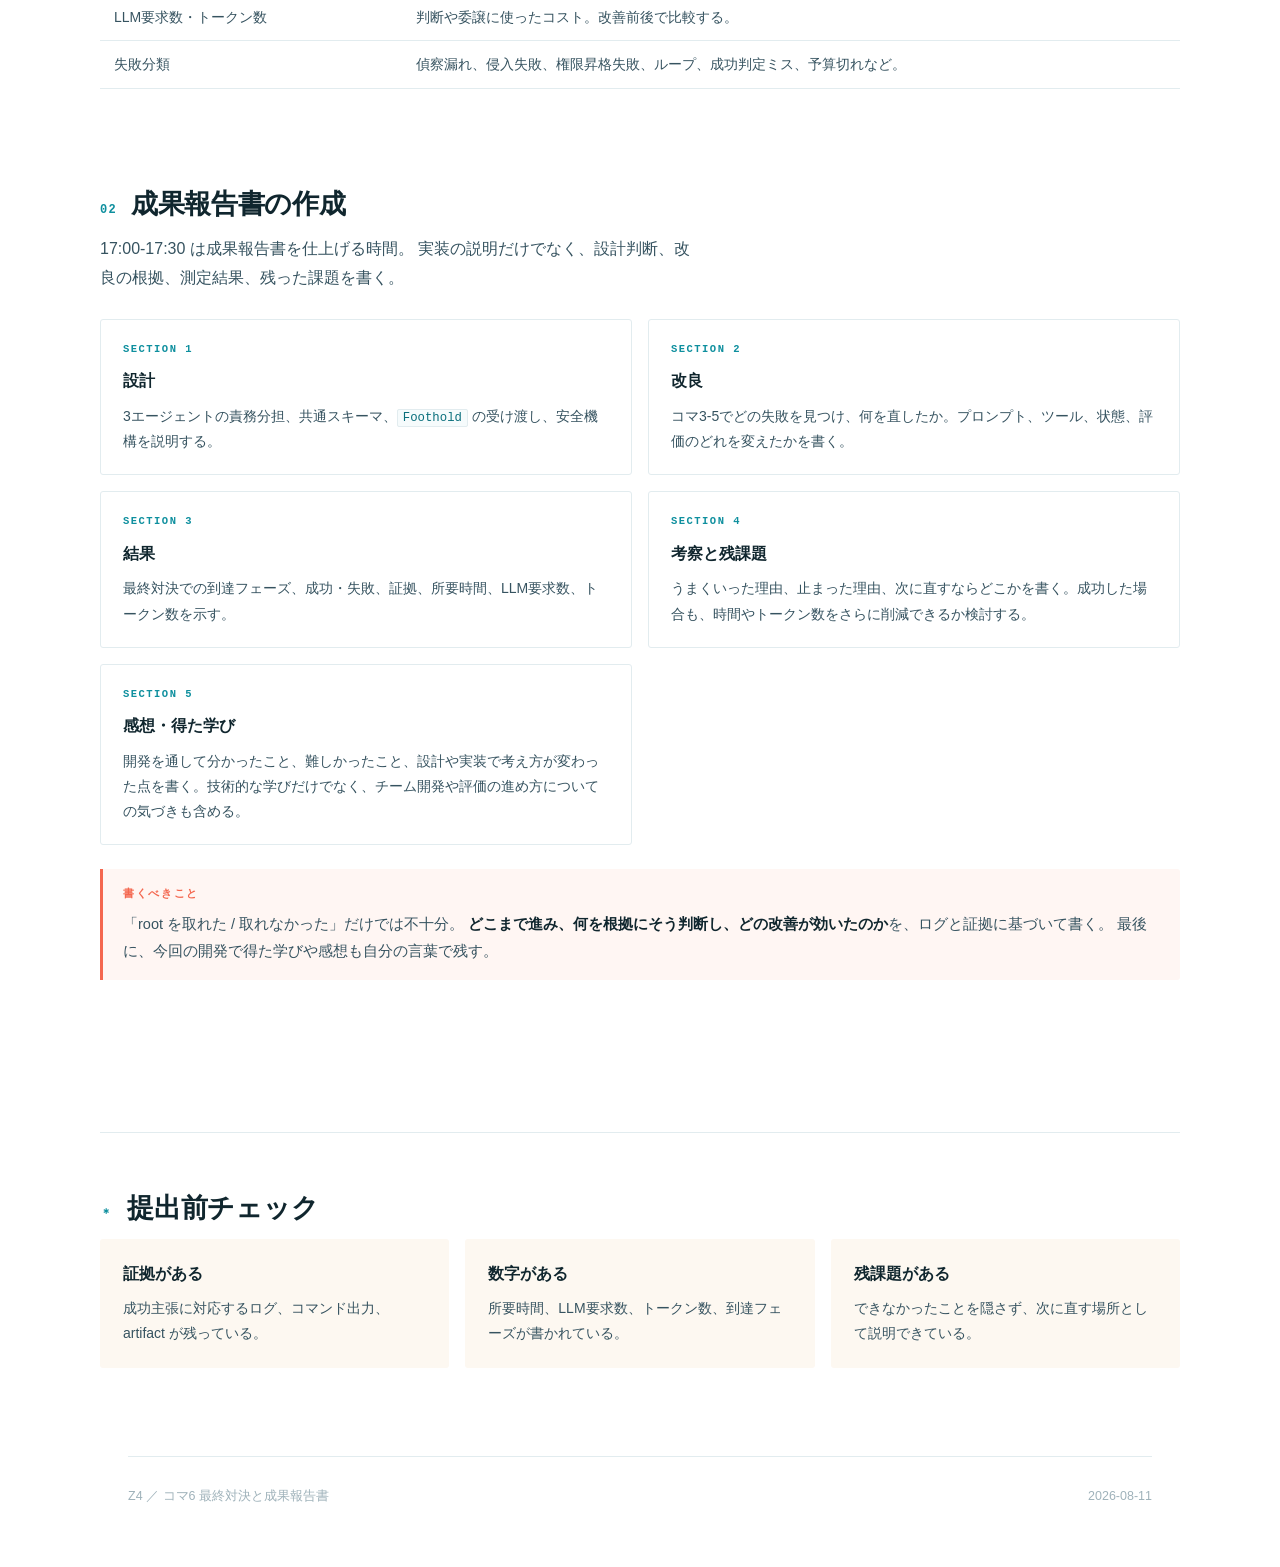
<file: 06/index.html>
<!DOCTYPE html>
<html lang="ja">
<head>
<meta charset="utf-8">
<meta name="viewport" content="width=device-width, initial-scale=1">
<title>コマ6 — 最終対決と成果報告書 ｜ Z4</title>
<link rel="stylesheet" href="../01/assets/style.css">
<link rel="icon" href="data:image/svg+xml,<svg xmlns='http://www.w3.org/2000/svg' viewBox='0 0 32 32'><text y='26' font-size='26'>🌊</text></svg>">
</head>
<body>

<header class="topbar">
  <div class="topbar-inner">
    <a class="brand" href="index.html"><b>Z4 ／ コマ6</b><span>FINAL RUN</span></a>
    <nav class="topnav">
      <a href="../index.html">トップ</a>
      <a href="../01/index.html">コマ1</a>
      <a href="../02/index.html">コマ2</a>
      <a href="../03-05/index.html">コマ3-5</a>
      <a href="index.html" class="is-current">コマ6</a>
    </nav>
  </div>
  <div class="readbar"></div>
</header>

<main>

<div class="hero wrap">
  <p class="eyebrow">コマ6 ／ 最終ランと成果報告書</p>
  <h1>Z3 ハードニングAIエージェントとの対決と<br>成果報告書の作成</h1>
  <p class="lede">
    コマ6では、ここまで改良してきたペンテストAIエージェントを最終環境で実行し、
    Z3 ハードニングAIエージェントとの対決結果を確認する。
  </p>
  <p class="lede">
    最終的な成果は、勝敗だけではなく「どこまで自動化できたか」「どこで止まったか」「なぜそうなったか」を説明できること。
    実行結果を成果報告書にまとめる。
  </p>
</div>

<section class="blk wrap rv">
  <h2><span class="num">00</span>タイムライン</h2>
  <div class="tbl-wrap">
    <table>
      <thead><tr><th style="width:22%">時間</th><th style="width:34%">内容</th><th>やること</th></tr></thead>
      <tbody>
        <tr><td><strong>14:30-15:30</strong></td><td>Z3 ハードニングAIエージェントとの対決</td><td>最終版のエージェントを実行し、到達フェーズ・証拠・所要時間・トークン数を記録する。</td></tr>
        <tr><td><strong>15:30-17:00</strong></td><td>結果整理と発表準備</td><td>実装を止め、ログ・証拠・改良内容を整理して、報告書に入れる材料を確定する。</td></tr>
        <tr><td><strong>17:00-17:30</strong></td><td>成果報告書の仕上げ</td><td>実行結果、改良内容、失敗分析、残課題を報告書にまとめる。</td></tr>
      </tbody>
    </table>
  </div>
</section>

<section class="blk wrap rv">
  <h2><span class="num">01</span>Z3 ハードニングAIエージェントとの対決</h2>
  <p class="sec-lede">
    対決では、Z3 側が防御・ハードニングした標的に対して、Z4 側のペンテストAIエージェントがどこまで到達できるかを確認する。
    重要なのは、結果を証拠付きで残すこと。
  </p>

  <div class="grid g3">
    <div class="card tint">
      <span class="k">BEFORE</span>
      <h4>実行前に固定する</h4>
      <p>使うブランチ、モデル、設定、対象標的、制限時間を記録する。途中で都合よく条件を変えない。</p>
    </div>
    <div class="card tint">
      <span class="k">RUN</span>
      <h4>最終版を実行する</h4>
      <p>偵察 → 侵入 → 権限昇格を通しで走らせる。必要な承認ゲートは記録を残して通す。</p>
    </div>
    <div class="card tint">
      <span class="k">AFTER</span>
      <h4>結果を保存する</h4>
      <p>到達フェーズ、取得した証拠、失敗分類、所要時間、LLM要求数、トークン数を保存する。</p>
    </div>
  </div>

  <h3>見る指標</h3>
  <div class="tbl-wrap">
    <table>
      <thead><tr><th style="width:28%">指標</th><th>意味</th></tr></thead>
      <tbody>
        <tr><td>到達フェーズ</td><td>偵察止まり、脆弱性候補、侵入成功、権限昇格成功、root / admin 到達。</td></tr>
        <tr><td>証拠</td><td><code>id</code>、標的固有情報、root 限定ファイルなど、客観的に検証できる出力。</td></tr>
        <tr><td>所要時間</td><td>開始から終了までの時間。成功時は短縮できたか、失敗時はどこで時間を使ったかを見る。</td></tr>
        <tr><td>LLM要求数・トークン数</td><td>判断や委譲に使ったコスト。改善前後で比較する。</td></tr>
        <tr><td>失敗分類</td><td>偵察漏れ、侵入失敗、権限昇格失敗、ループ、成功判定ミス、予算切れなど。</td></tr>
      </tbody>
    </table>
  </div>
</section>

<section class="blk wrap rv">
  <h2><span class="num">02</span>成果報告書の作成</h2>
  <p class="sec-lede">
    17:00-17:30 は成果報告書を仕上げる時間。
    実装の説明だけでなく、設計判断、改良の根拠、測定結果、残った課題を書く。
  </p>

  <div class="grid g2">
    <div class="card">
      <span class="k">SECTION 1</span>
      <h4>設計</h4>
      <p>3エージェントの責務分担、共通スキーマ、<code>Foothold</code> の受け渡し、安全機構を説明する。</p>
    </div>
    <div class="card">
      <span class="k">SECTION 2</span>
      <h4>改良</h4>
      <p>コマ3-5でどの失敗を見つけ、何を直したか。プロンプト、ツール、状態、評価のどれを変えたかを書く。</p>
    </div>
    <div class="card">
      <span class="k">SECTION 3</span>
      <h4>結果</h4>
      <p>最終対決での到達フェーズ、成功・失敗、証拠、所要時間、LLM要求数、トークン数を示す。</p>
    </div>
    <div class="card">
      <span class="k">SECTION 4</span>
      <h4>考察と残課題</h4>
      <p>うまくいった理由、止まった理由、次に直すならどこかを書く。成功した場合も、時間やトークン数をさらに削減できるか検討する。</p>
    </div>
    <div class="card">
      <span class="k">SECTION 5</span>
      <h4>感想・得た学び</h4>
      <p>開発を通して分かったこと、難しかったこと、設計や実装で考え方が変わった点を書く。技術的な学びだけでなく、チーム開発や評価の進め方についての気づきも含める。</p>
    </div>
  </div>

  <div class="note warn">
    <span class="lbl">書くべきこと</span>
    <p>「root を取れた / 取れなかった」だけでは不十分。
    <strong>どこまで進み、何を根拠にそう判断し、どの改善が効いたのか</strong>を、ログと証拠に基づいて書く。
    最後に、今回の開発で得た学びや感想も自分の言葉で残す。</p>
  </div>
</section>

<section class="blk wrap rv">
  <hr class="rule">
  <h2><span class="num">＊</span>提出前チェック</h2>
  <div class="grid g3">
    <div class="card tint2"><h4>証拠がある</h4><p>成功主張に対応するログ、コマンド出力、artifact が残っている。</p></div>
    <div class="card tint2"><h4>数字がある</h4><p>所要時間、LLM要求数、トークン数、到達フェーズが書かれている。</p></div>
    <div class="card tint2"><h4>残課題がある</h4><p>できなかったことを隠さず、次に直す場所として説明できている。</p></div>
  </div>
</section>

<div class="wrap">
  <footer class="foot">
    <span>Z4 ／ コマ6 最終対決と成果報告書</span>
    <span>2026-08-11</span>
  </footer>
</div>

</main>

<script src="../01/assets/app.js"></script>
</body>
</html>
</file>
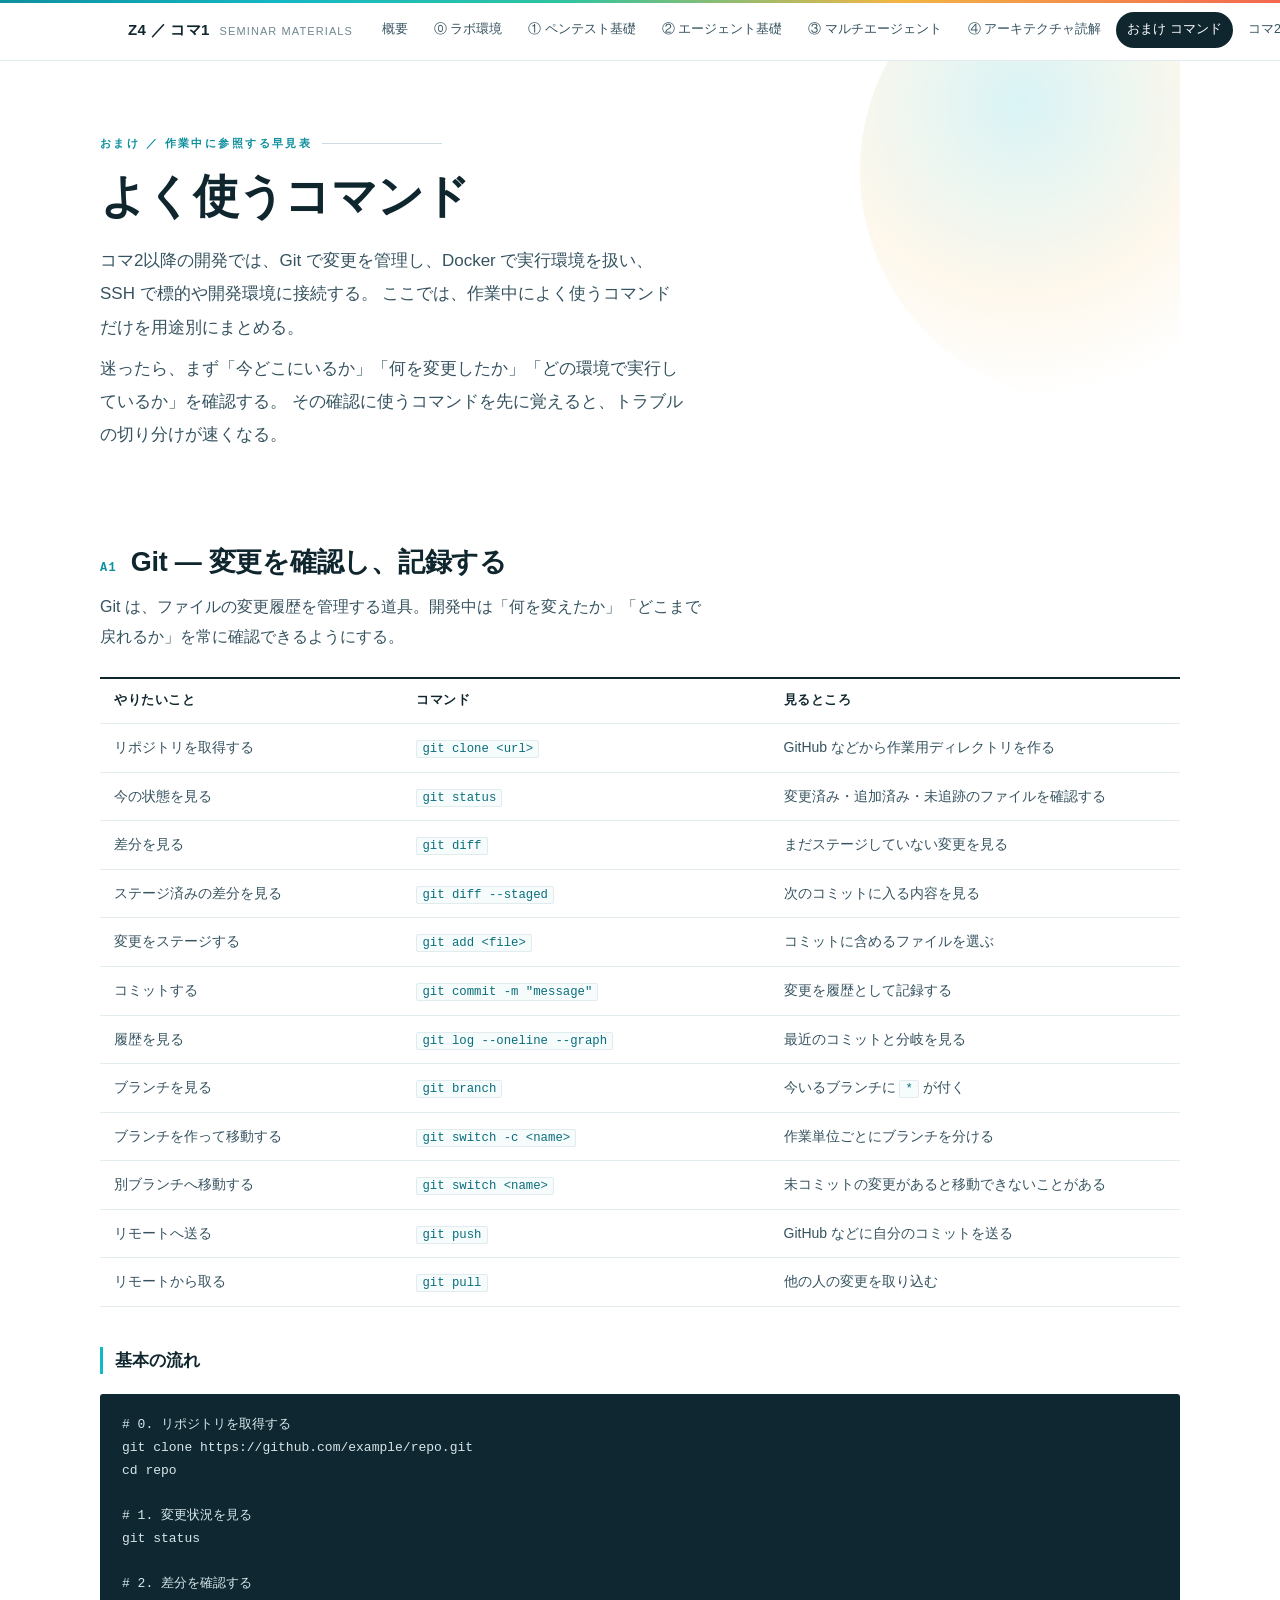
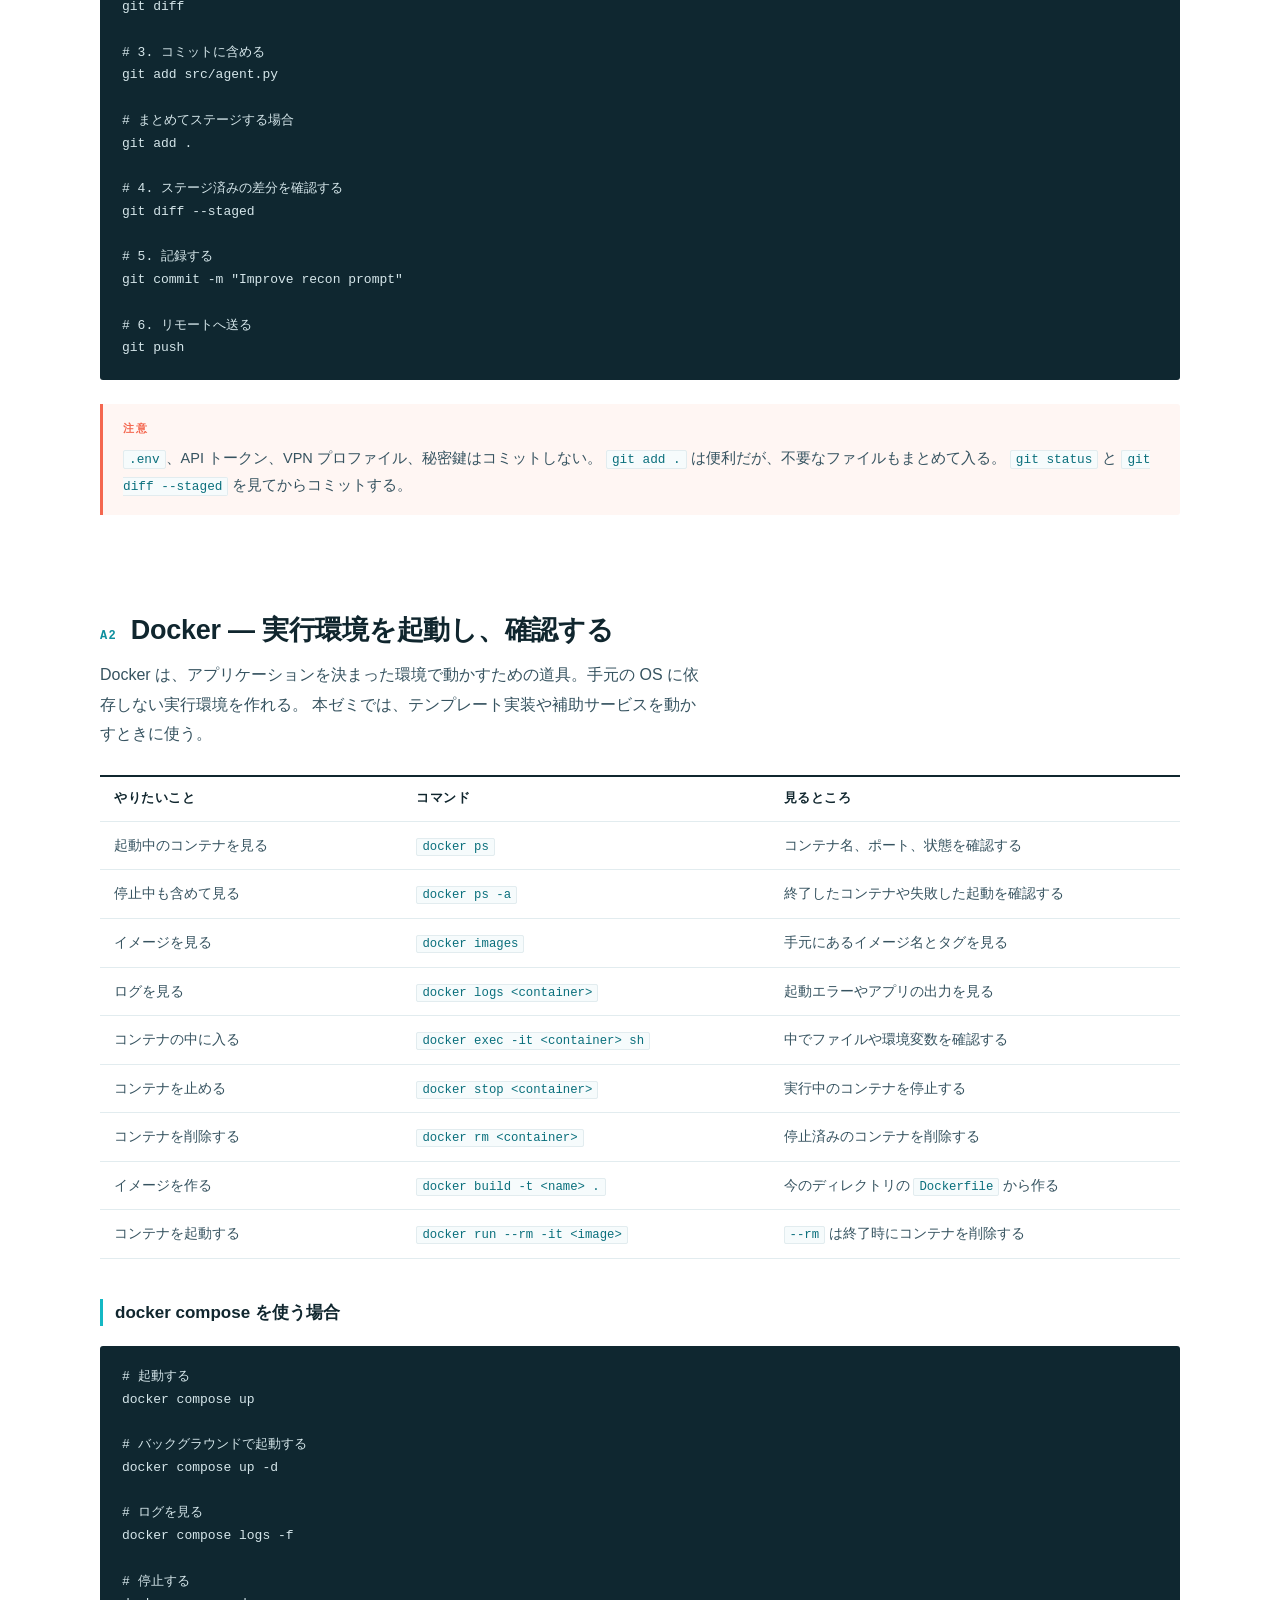
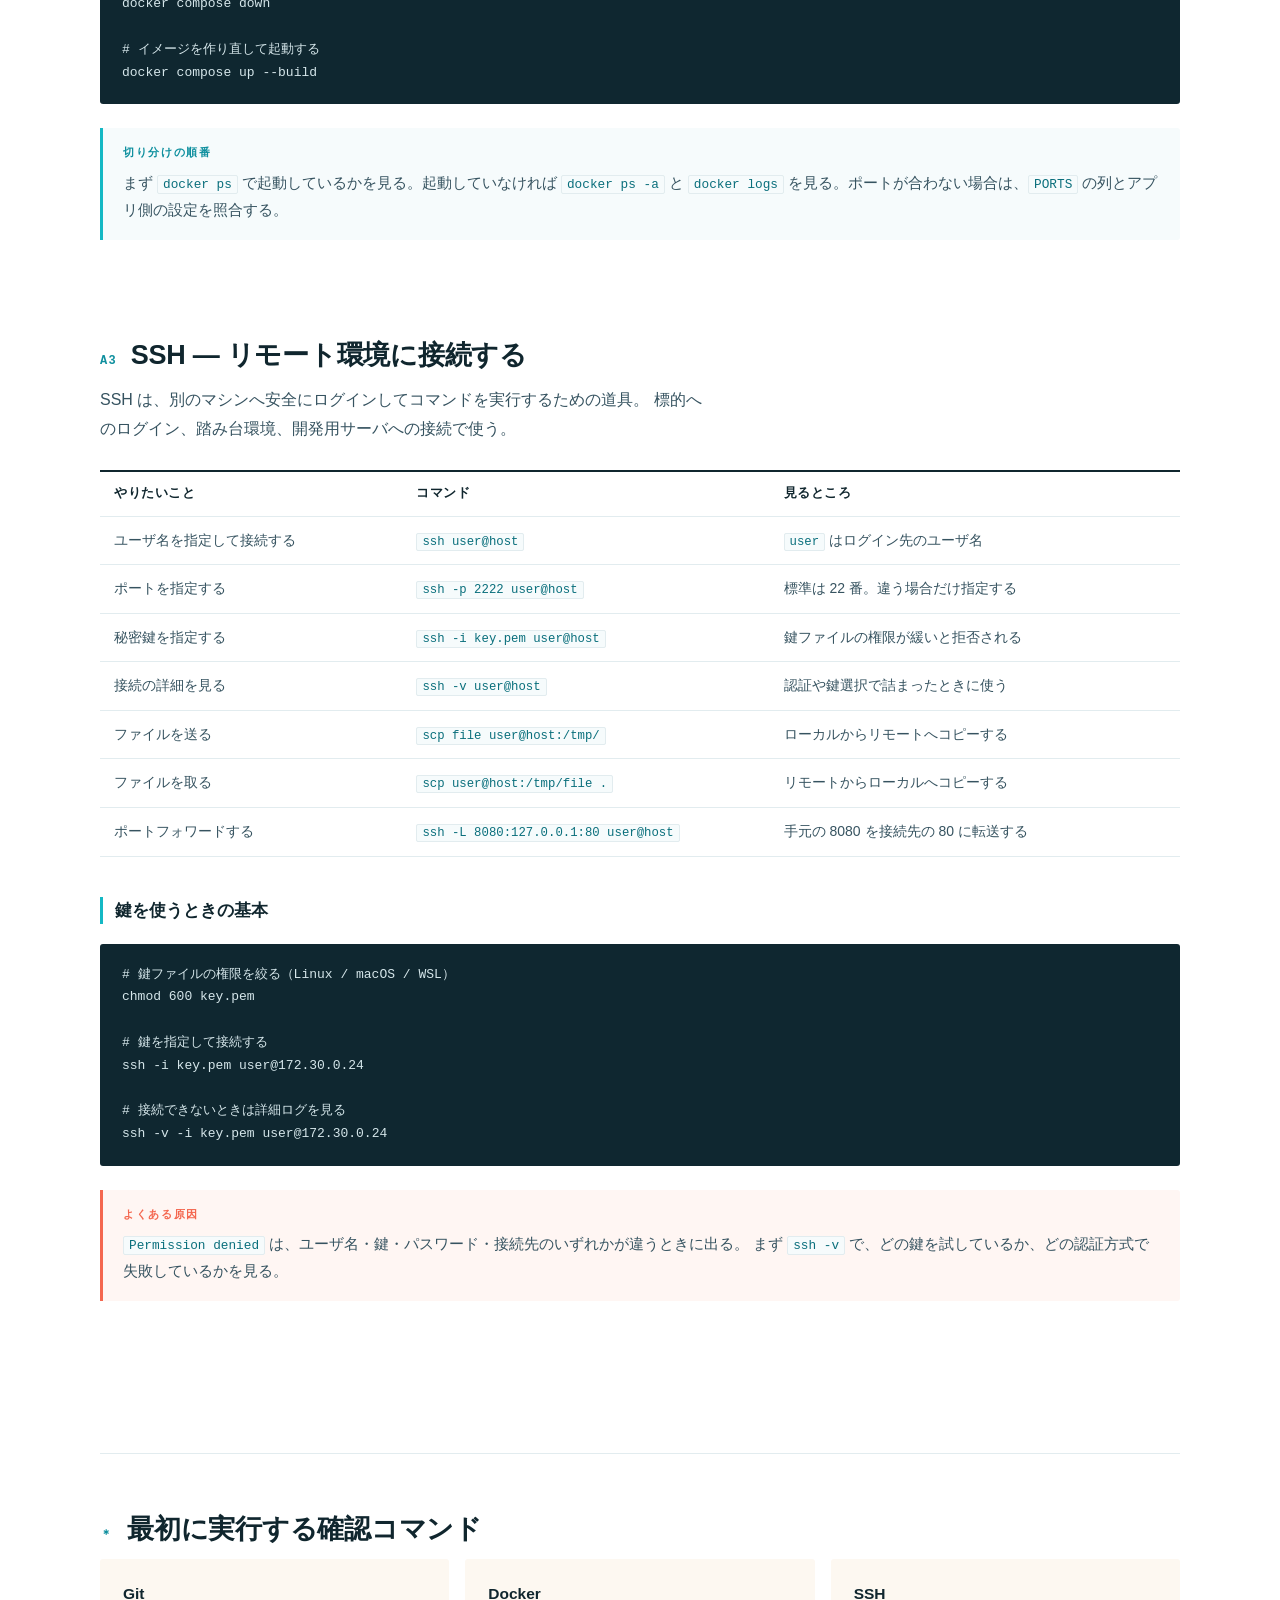
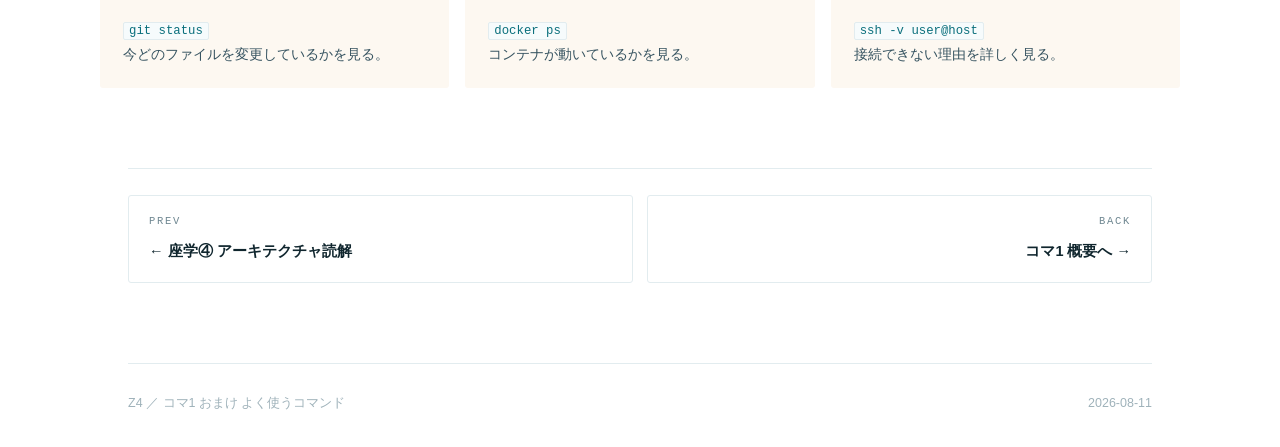
<file: 01/appendix-commands.html>
<!DOCTYPE html>
<html lang="ja">
<head>
<meta charset="utf-8">
<meta name="viewport" content="width=device-width, initial-scale=1">
<title>おまけ よく使うコマンド ｜ Z4 コマ1</title>
<link rel="stylesheet" href="assets/style.css">
<link rel="icon" href="data:image/svg+xml,<svg xmlns='http://www.w3.org/2000/svg' viewBox='0 0 32 32'><text y='26' font-size='26'>🌊</text></svg>">
</head>
<body>

<header class="topbar">
  <div class="topbar-inner">
    <a class="brand" href="index.html"><b>Z4 ／ コマ1</b><span>SEMINAR MATERIALS</span></a>
    <nav class="topnav">
      <a href="index.html">概要</a>
      <a href="lab-portal.html">⓪ ラボ環境</a>
      <a href="lecture-01.html">① ペンテスト基礎</a>
      <a href="lecture-02.html">② エージェント基礎</a>
      <a href="lecture-03.html">③ マルチエージェント</a>
      <a href="lecture-04.html">④ アーキテクチャ読解</a>
      <a href="appendix-commands.html" class="is-current">おまけ コマンド</a>
      <a href="../02/index.html" class="nav-right">コマ2</a>
      <a href="../03-05/index.html">コマ3-5</a>
      <a href="../06/index.html">コマ6</a>
    </nav>
  </div>
  <div class="readbar"></div>
</header>

<main>

<div class="hero wrap">
  <p class="eyebrow">おまけ ／ 作業中に参照する早見表</p>
  <h1>よく使うコマンド</h1>
  <p class="lede">
    コマ2以降の開発では、Git で変更を管理し、Docker で実行環境を扱い、SSH で標的や開発環境に接続する。
    ここでは、作業中によく使うコマンドだけを用途別にまとめる。
  </p>
  <p class="lede">
    迷ったら、まず「今どこにいるか」「何を変更したか」「どの環境で実行しているか」を確認する。
    その確認に使うコマンドを先に覚えると、トラブルの切り分けが速くなる。
  </p>
</div>

<section class="blk wrap rv">
  <h2><span class="num">A1</span>Git — 変更を確認し、記録する</h2>
  <p class="sec-lede">
    Git は、ファイルの変更履歴を管理する道具。開発中は「何を変えたか」「どこまで戻れるか」を常に確認できるようにする。
  </p>

  <div class="tbl-wrap">
    <table>
      <thead><tr><th style="width:28%">やりたいこと</th><th style="width:34%">コマンド</th><th>見るところ</th></tr></thead>
      <tbody>
        <tr><td>リポジトリを取得する</td><td><code>git clone &lt;url&gt;</code></td><td>GitHub などから作業用ディレクトリを作る</td></tr>
        <tr><td>今の状態を見る</td><td><code>git status</code></td><td>変更済み・追加済み・未追跡のファイルを確認する</td></tr>
        <tr><td>差分を見る</td><td><code>git diff</code></td><td>まだステージしていない変更を見る</td></tr>
        <tr><td>ステージ済みの差分を見る</td><td><code>git diff --staged</code></td><td>次のコミットに入る内容を見る</td></tr>
        <tr><td>変更をステージする</td><td><code>git add &lt;file&gt;</code></td><td>コミットに含めるファイルを選ぶ</td></tr>
        <tr><td>コミットする</td><td><code>git commit -m "message"</code></td><td>変更を履歴として記録する</td></tr>
        <tr><td>履歴を見る</td><td><code>git log --oneline --graph</code></td><td>最近のコミットと分岐を見る</td></tr>
        <tr><td>ブランチを見る</td><td><code>git branch</code></td><td>今いるブランチに <code>*</code> が付く</td></tr>
        <tr><td>ブランチを作って移動する</td><td><code>git switch -c &lt;name&gt;</code></td><td>作業単位ごとにブランチを分ける</td></tr>
        <tr><td>別ブランチへ移動する</td><td><code>git switch &lt;name&gt;</code></td><td>未コミットの変更があると移動できないことがある</td></tr>
        <tr><td>リモートへ送る</td><td><code>git push</code></td><td>GitHub などに自分のコミットを送る</td></tr>
        <tr><td>リモートから取る</td><td><code>git pull</code></td><td>他の人の変更を取り込む</td></tr>
      </tbody>
    </table>
  </div>

  <h3>基本の流れ</h3>
  <pre><code># 0. リポジトリを取得する
git clone https://github.com/example/repo.git
cd repo

# 1. 変更状況を見る
git status

# 2. 差分を確認する
git diff

# 3. コミットに含める
git add src/agent.py

# まとめてステージする場合
git add .

# 4. ステージ済みの差分を確認する
git diff --staged

# 5. 記録する
git commit -m "Improve recon prompt"

# 6. リモートへ送る
git push</code></pre>

  <div class="note warn">
    <span class="lbl">注意</span>
    <p><code>.env</code>、API トークン、VPN プロファイル、秘密鍵はコミットしない。
    <code>git add .</code> は便利だが、不要なファイルもまとめて入る。
    <code>git status</code> と <code>git diff --staged</code> を見てからコミットする。</p>
  </div>
</section>

<section class="blk wrap rv">
  <h2><span class="num">A2</span>Docker — 実行環境を起動し、確認する</h2>
  <p class="sec-lede">
    Docker は、アプリケーションを決まった環境で動かすための道具。手元の OS に依存しない実行環境を作れる。
    本ゼミでは、テンプレート実装や補助サービスを動かすときに使う。
  </p>

  <div class="tbl-wrap">
    <table>
      <thead><tr><th style="width:28%">やりたいこと</th><th style="width:34%">コマンド</th><th>見るところ</th></tr></thead>
      <tbody>
        <tr><td>起動中のコンテナを見る</td><td><code>docker ps</code></td><td>コンテナ名、ポート、状態を確認する</td></tr>
        <tr><td>停止中も含めて見る</td><td><code>docker ps -a</code></td><td>終了したコンテナや失敗した起動を確認する</td></tr>
        <tr><td>イメージを見る</td><td><code>docker images</code></td><td>手元にあるイメージ名とタグを見る</td></tr>
        <tr><td>ログを見る</td><td><code>docker logs &lt;container&gt;</code></td><td>起動エラーやアプリの出力を見る</td></tr>
        <tr><td>コンテナの中に入る</td><td><code>docker exec -it &lt;container&gt; sh</code></td><td>中でファイルや環境変数を確認する</td></tr>
        <tr><td>コンテナを止める</td><td><code>docker stop &lt;container&gt;</code></td><td>実行中のコンテナを停止する</td></tr>
        <tr><td>コンテナを削除する</td><td><code>docker rm &lt;container&gt;</code></td><td>停止済みのコンテナを削除する</td></tr>
        <tr><td>イメージを作る</td><td><code>docker build -t &lt;name&gt; .</code></td><td>今のディレクトリの <code>Dockerfile</code> から作る</td></tr>
        <tr><td>コンテナを起動する</td><td><code>docker run --rm -it &lt;image&gt;</code></td><td><code>--rm</code> は終了時にコンテナを削除する</td></tr>
      </tbody>
    </table>
  </div>

  <h3>docker compose を使う場合</h3>
  <pre><code># 起動する
docker compose up

# バックグラウンドで起動する
docker compose up -d

# ログを見る
docker compose logs -f

# 停止する
docker compose down

# イメージを作り直して起動する
docker compose up --build</code></pre>

  <div class="note">
    <span class="lbl">切り分けの順番</span>
    <p>まず <code>docker ps</code> で起動しているかを見る。起動していなければ <code>docker ps -a</code> と
    <code>docker logs</code> を見る。ポートが合わない場合は、<code>PORTS</code> の列とアプリ側の設定を照合する。</p>
  </div>
</section>

<section class="blk wrap rv">
  <h2><span class="num">A3</span>SSH — リモート環境に接続する</h2>
  <p class="sec-lede">
    SSH は、別のマシンへ安全にログインしてコマンドを実行するための道具。
    標的へのログイン、踏み台環境、開発用サーバへの接続で使う。
  </p>

  <div class="tbl-wrap">
    <table>
      <thead><tr><th style="width:28%">やりたいこと</th><th style="width:34%">コマンド</th><th>見るところ</th></tr></thead>
      <tbody>
        <tr><td>ユーザ名を指定して接続する</td><td><code>ssh user@host</code></td><td><code>user</code> はログイン先のユーザ名</td></tr>
        <tr><td>ポートを指定する</td><td><code>ssh -p 2222 user@host</code></td><td>標準は 22 番。違う場合だけ指定する</td></tr>
        <tr><td>秘密鍵を指定する</td><td><code>ssh -i key.pem user@host</code></td><td>鍵ファイルの権限が緩いと拒否される</td></tr>
        <tr><td>接続の詳細を見る</td><td><code>ssh -v user@host</code></td><td>認証や鍵選択で詰まったときに使う</td></tr>
        <tr><td>ファイルを送る</td><td><code>scp file user@host:/tmp/</code></td><td>ローカルからリモートへコピーする</td></tr>
        <tr><td>ファイルを取る</td><td><code>scp user@host:/tmp/file .</code></td><td>リモートからローカルへコピーする</td></tr>
        <tr><td>ポートフォワードする</td><td><code>ssh -L 8080:127.0.0.1:80 user@host</code></td><td>手元の 8080 を接続先の 80 に転送する</td></tr>
      </tbody>
    </table>
  </div>

  <h3>鍵を使うときの基本</h3>
  <pre><code># 鍵ファイルの権限を絞る（Linux / macOS / WSL）
chmod 600 key.pem

# 鍵を指定して接続する
ssh -i key.pem user@172.30.0.24

# 接続できないときは詳細ログを見る
ssh -v -i key.pem user@172.30.0.24</code></pre>

  <div class="note warn">
    <span class="lbl">よくある原因</span>
    <p><code>Permission denied</code> は、ユーザ名・鍵・パスワード・接続先のいずれかが違うときに出る。
    まず <code>ssh -v</code> で、どの鍵を試しているか、どの認証方式で失敗しているかを見る。</p>
  </div>
</section>

<section class="blk wrap rv">
  <hr class="rule">
  <h2><span class="num">＊</span>最初に実行する確認コマンド</h2>
  <div class="grid g3">
    <div class="card tint2">
      <h4>Git</h4>
      <p><code>git status</code><br>今どのファイルを変更しているかを見る。</p>
    </div>
    <div class="card tint2">
      <h4>Docker</h4>
      <p><code>docker ps</code><br>コンテナが動いているかを見る。</p>
    </div>
    <div class="card tint2">
      <h4>SSH</h4>
      <p><code>ssh -v user@host</code><br>接続できない理由を詳しく見る。</p>
    </div>
  </div>
</section>

<div class="wrap">
  <div class="pager">
    <a href="lecture-04.html"><span class="dir">PREV</span><span class="nm">← 座学④ アーキテクチャ読解</span></a>
    <a class="next" href="index.html"><span class="dir">BACK</span><span class="nm">コマ1 概要へ →</span></a>
  </div>
  <footer class="foot">
    <span>Z4 ／ コマ1 おまけ よく使うコマンド</span>
    <span>2026-08-11</span>
  </footer>
</div>

</main>

<script src="assets/app.js"></script>
</body>
</html>
</file>
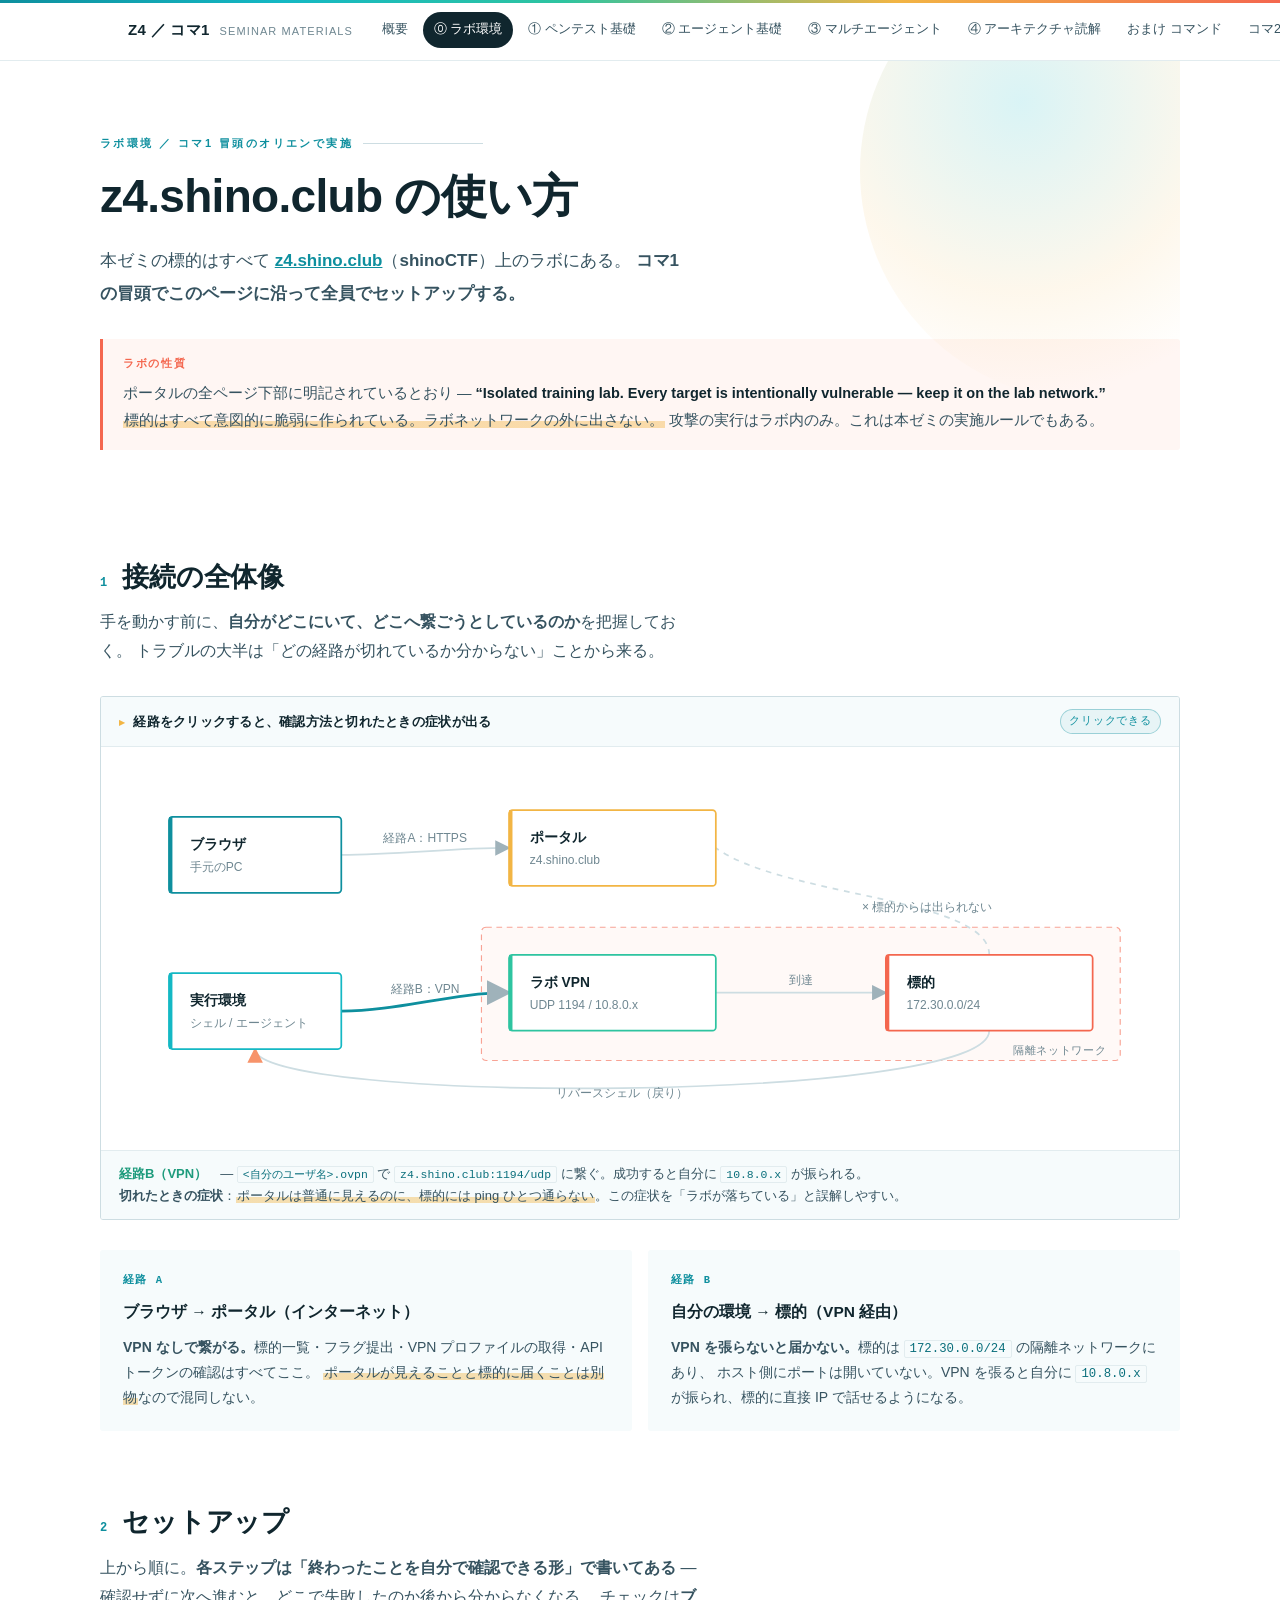
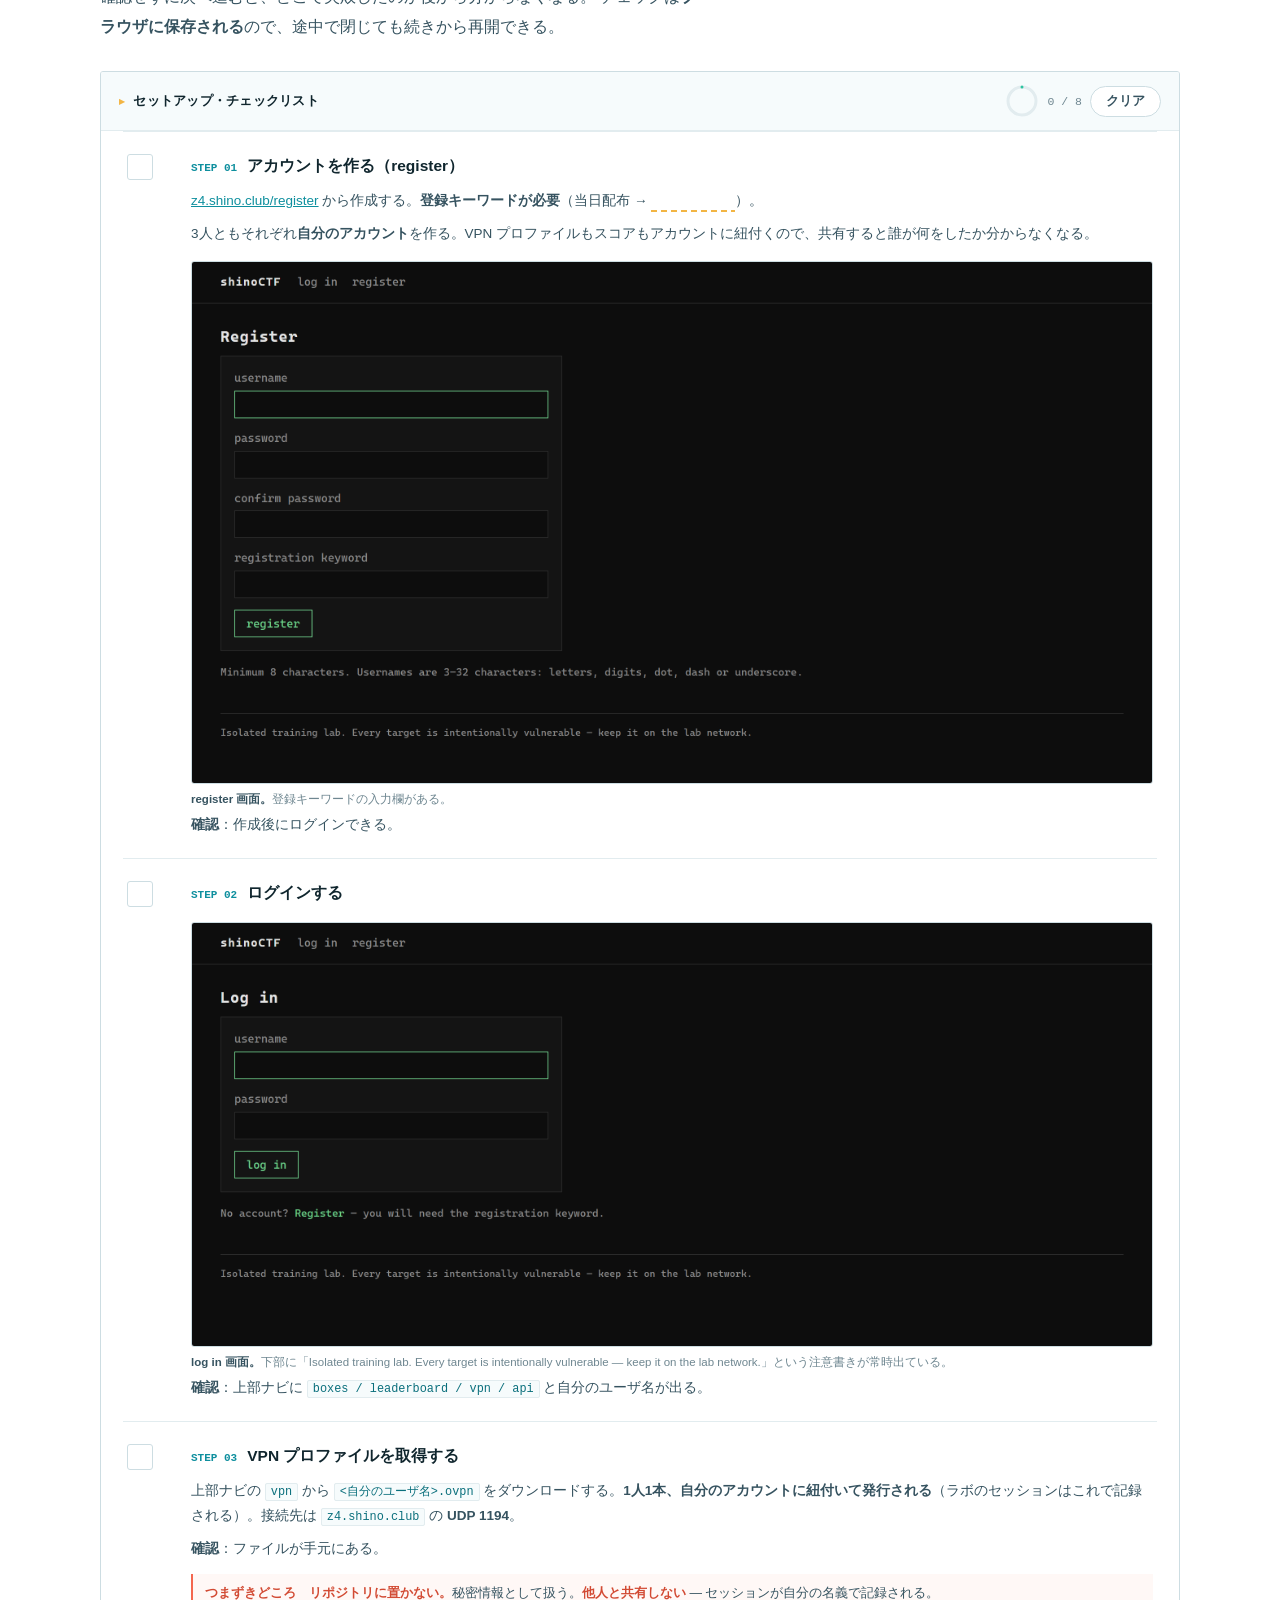
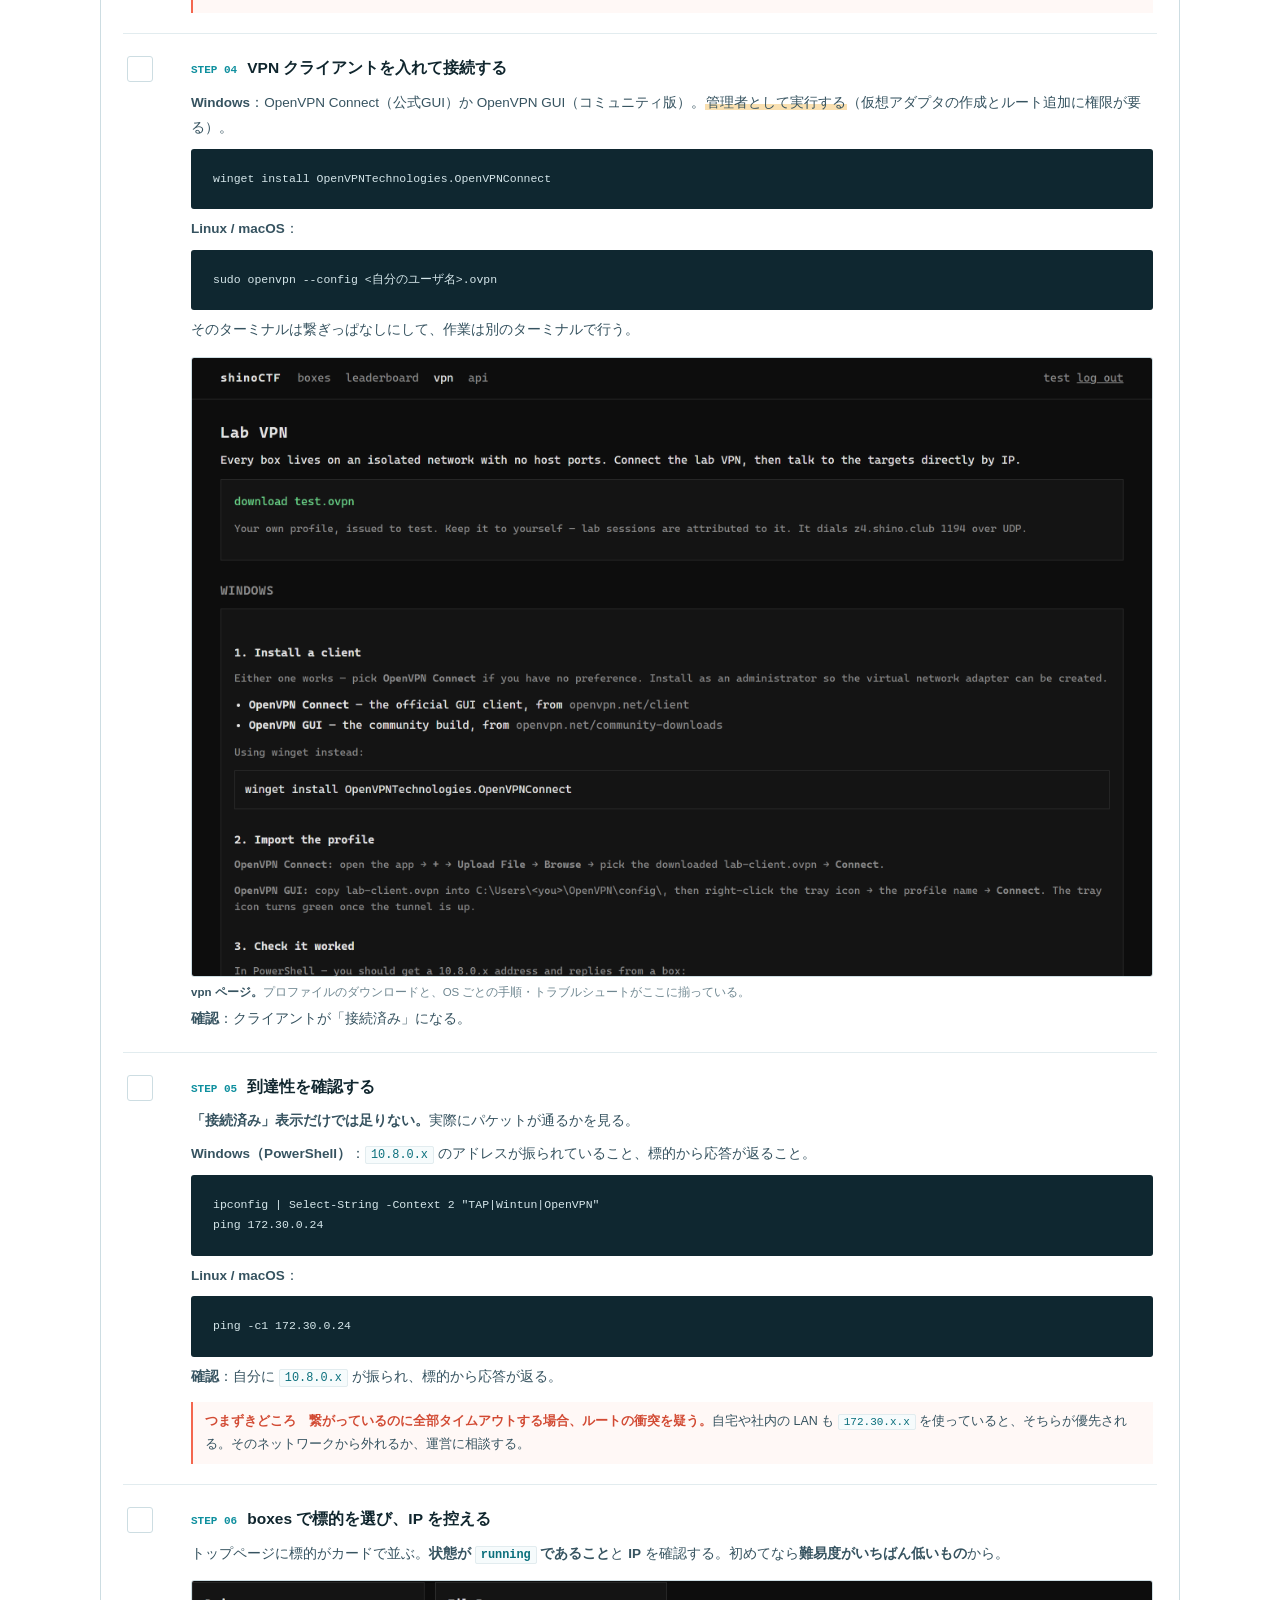
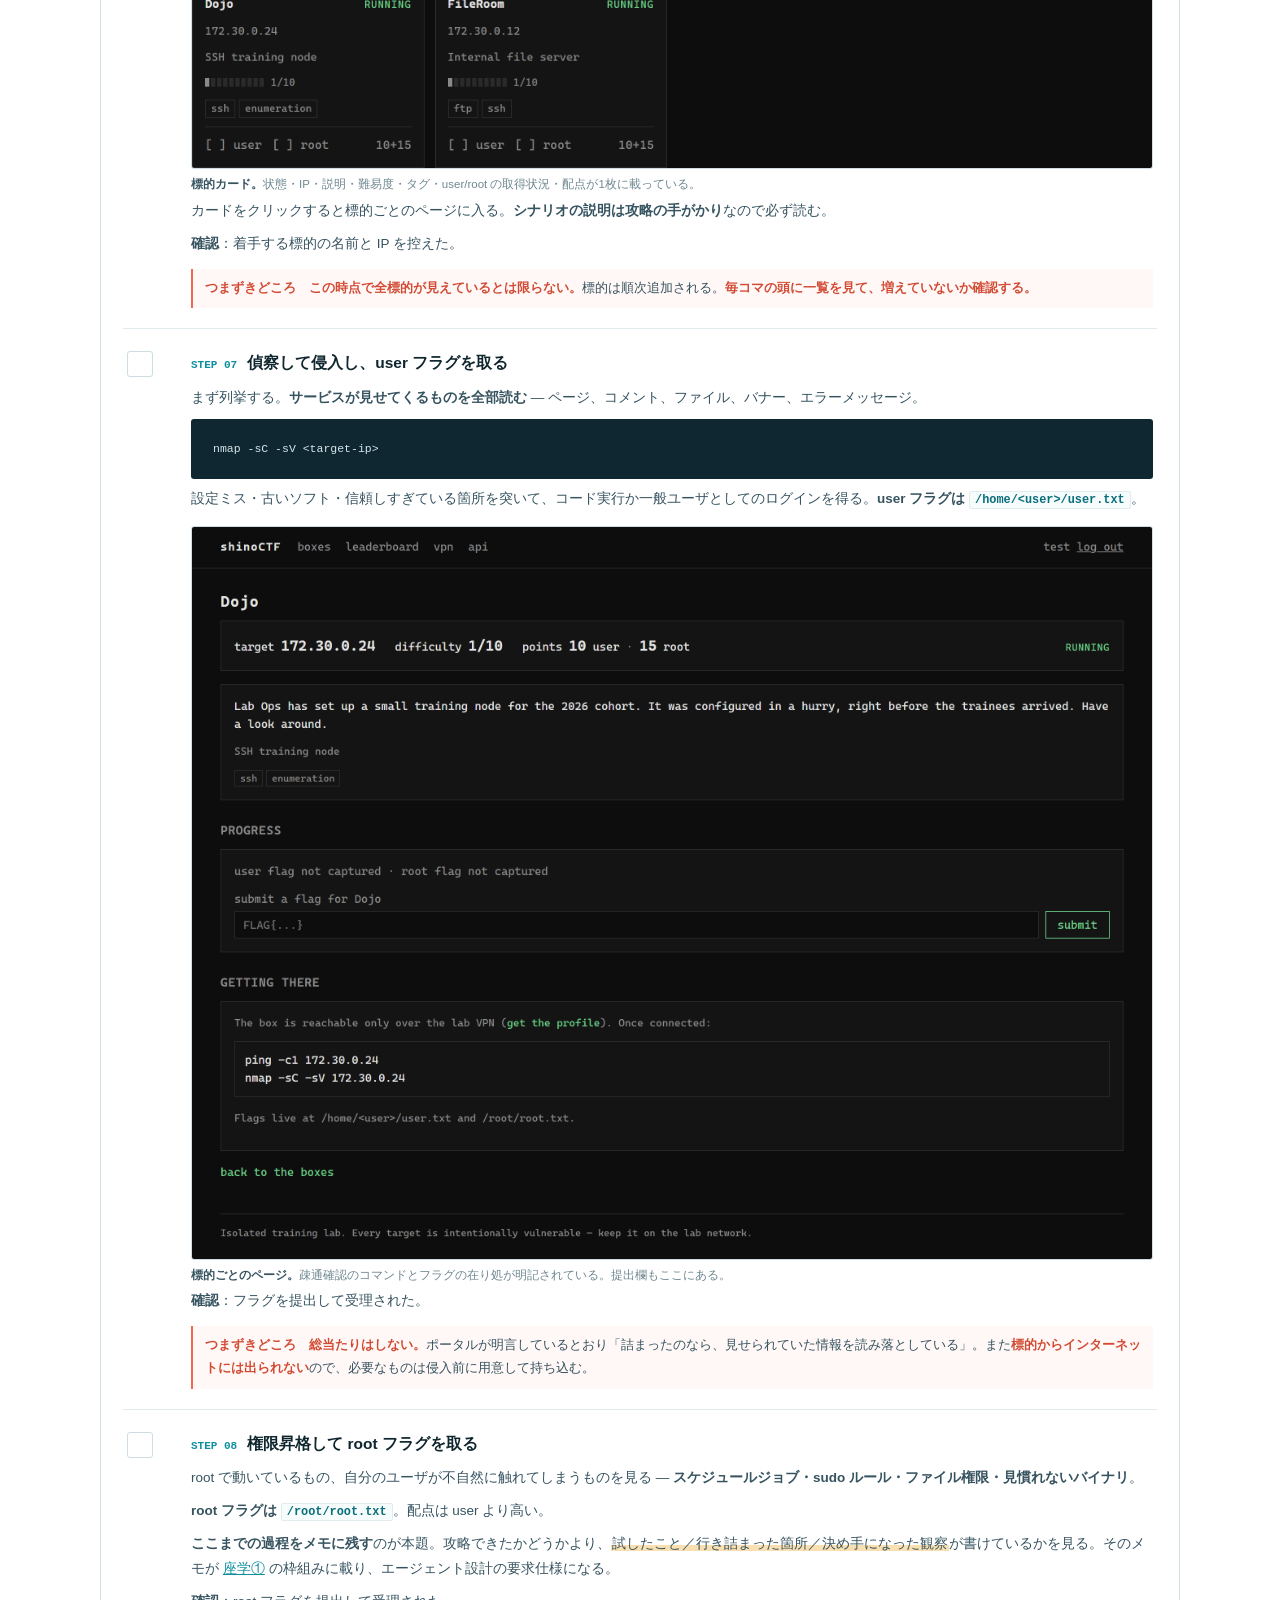
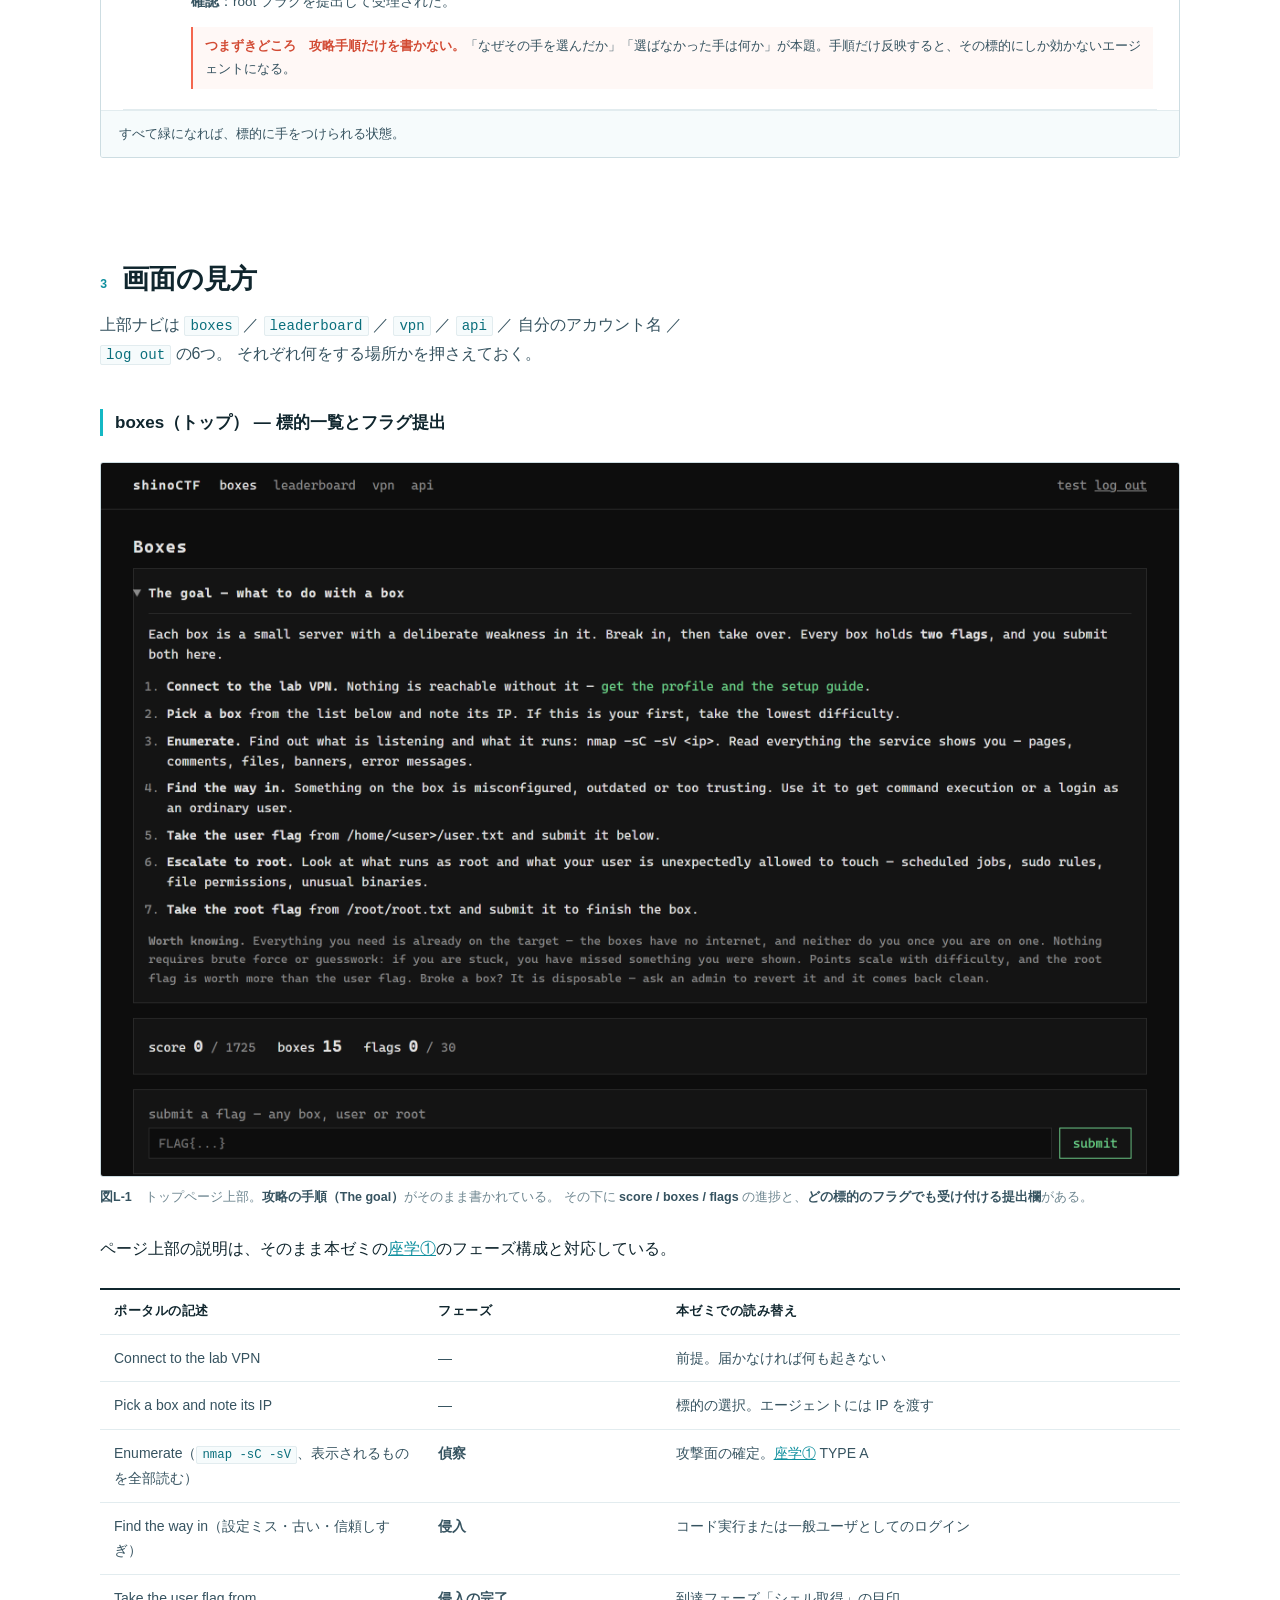
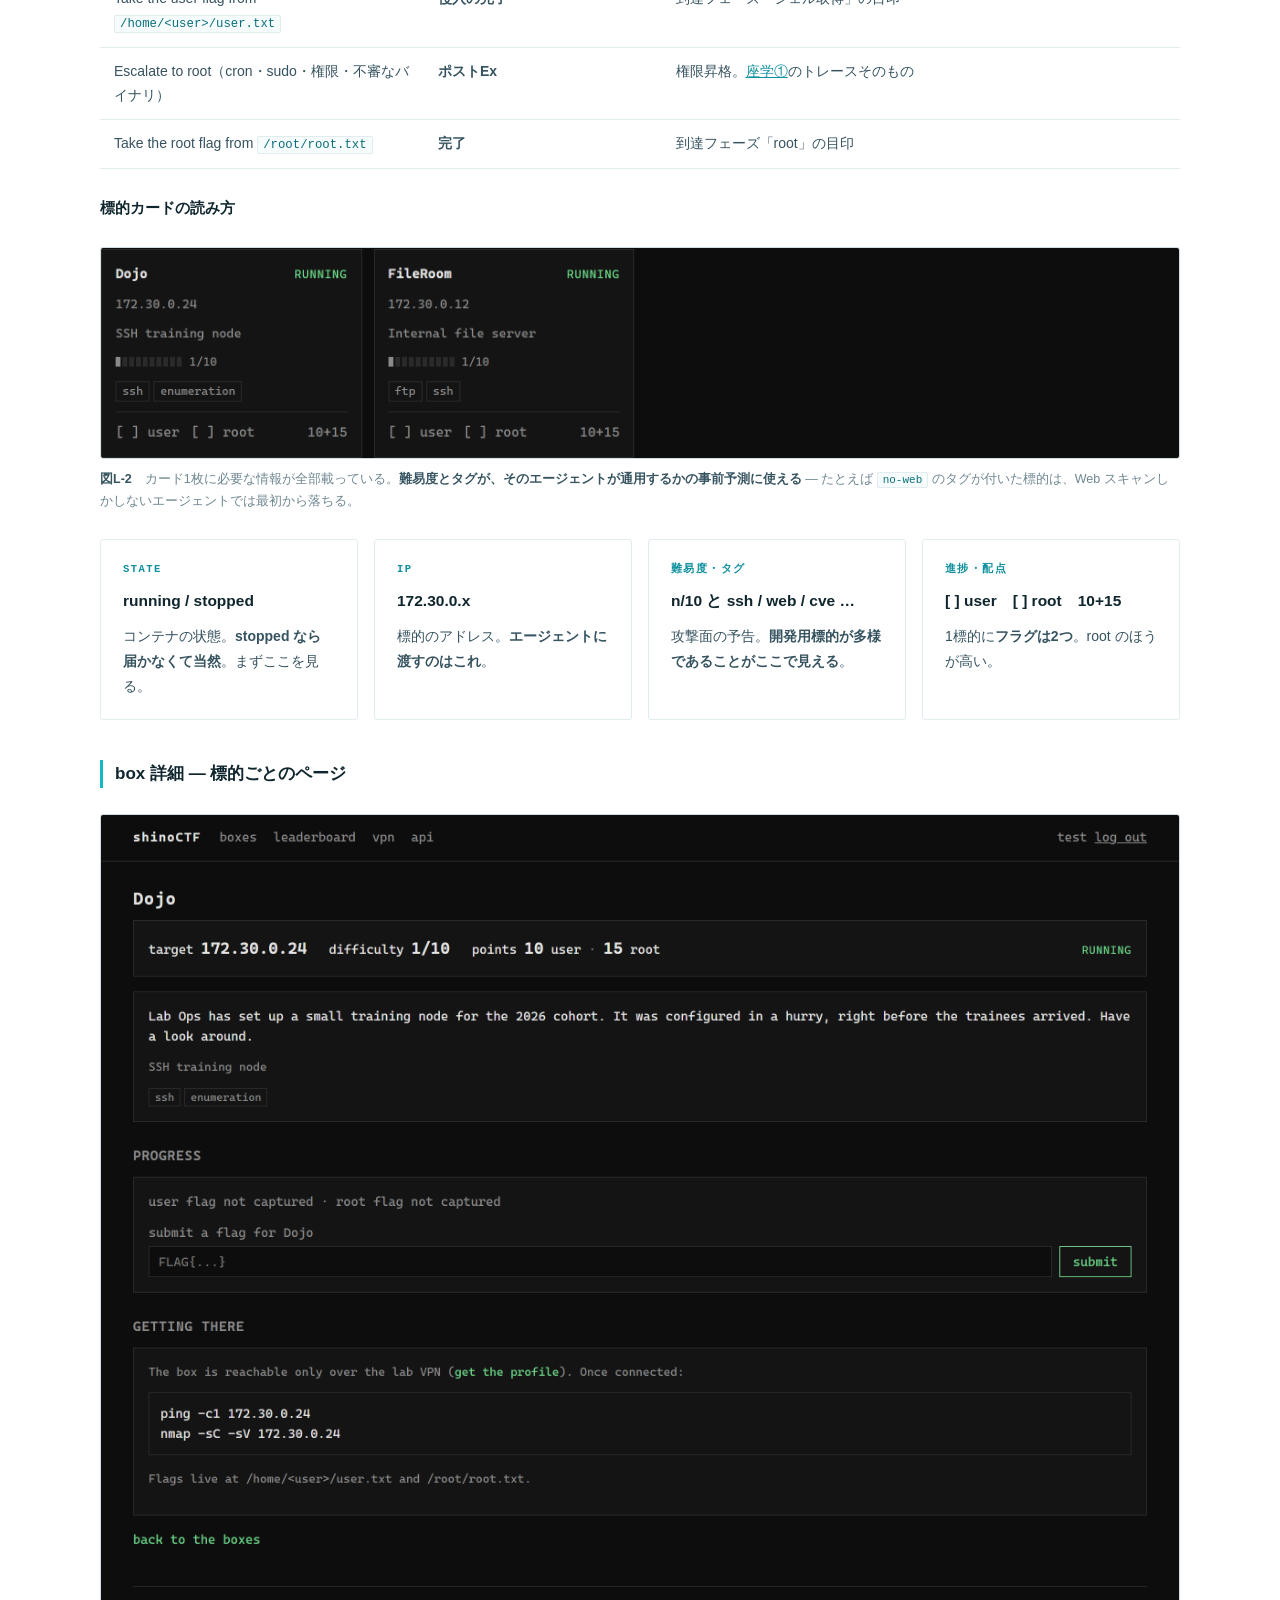
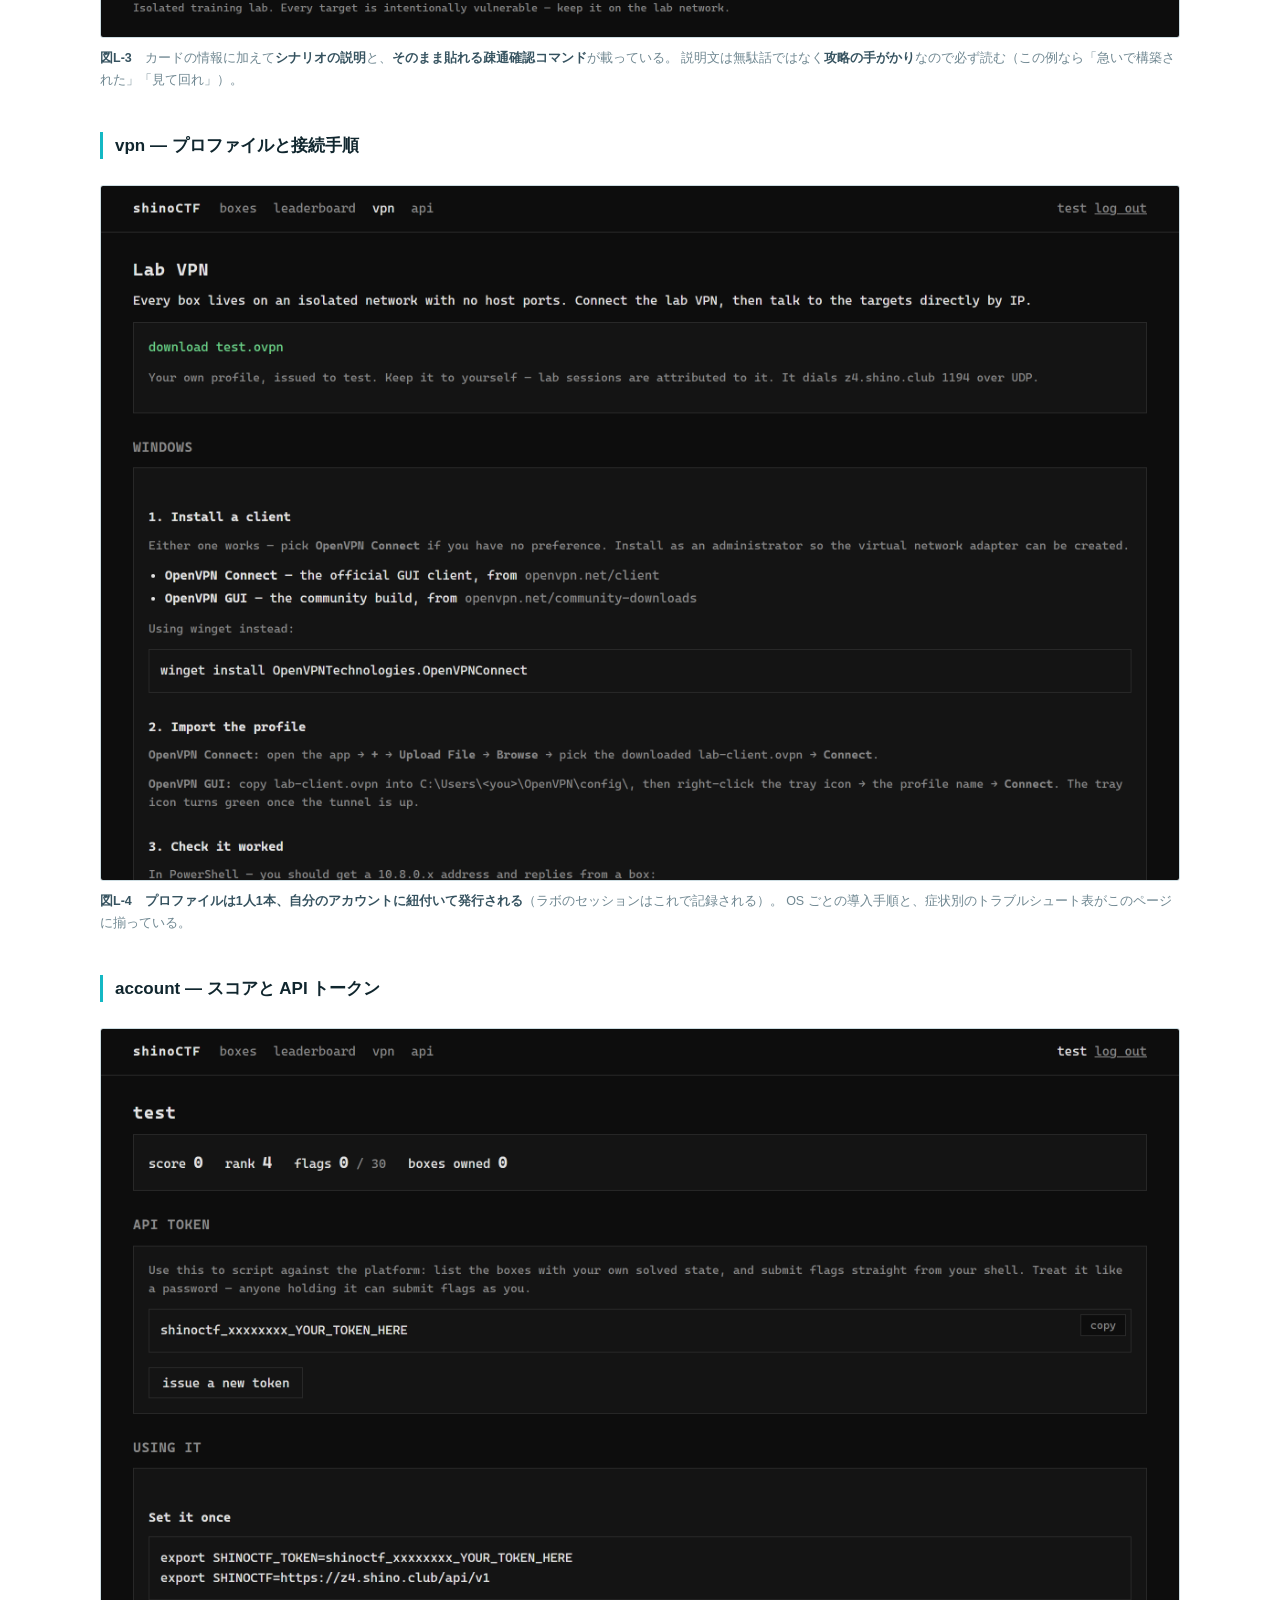
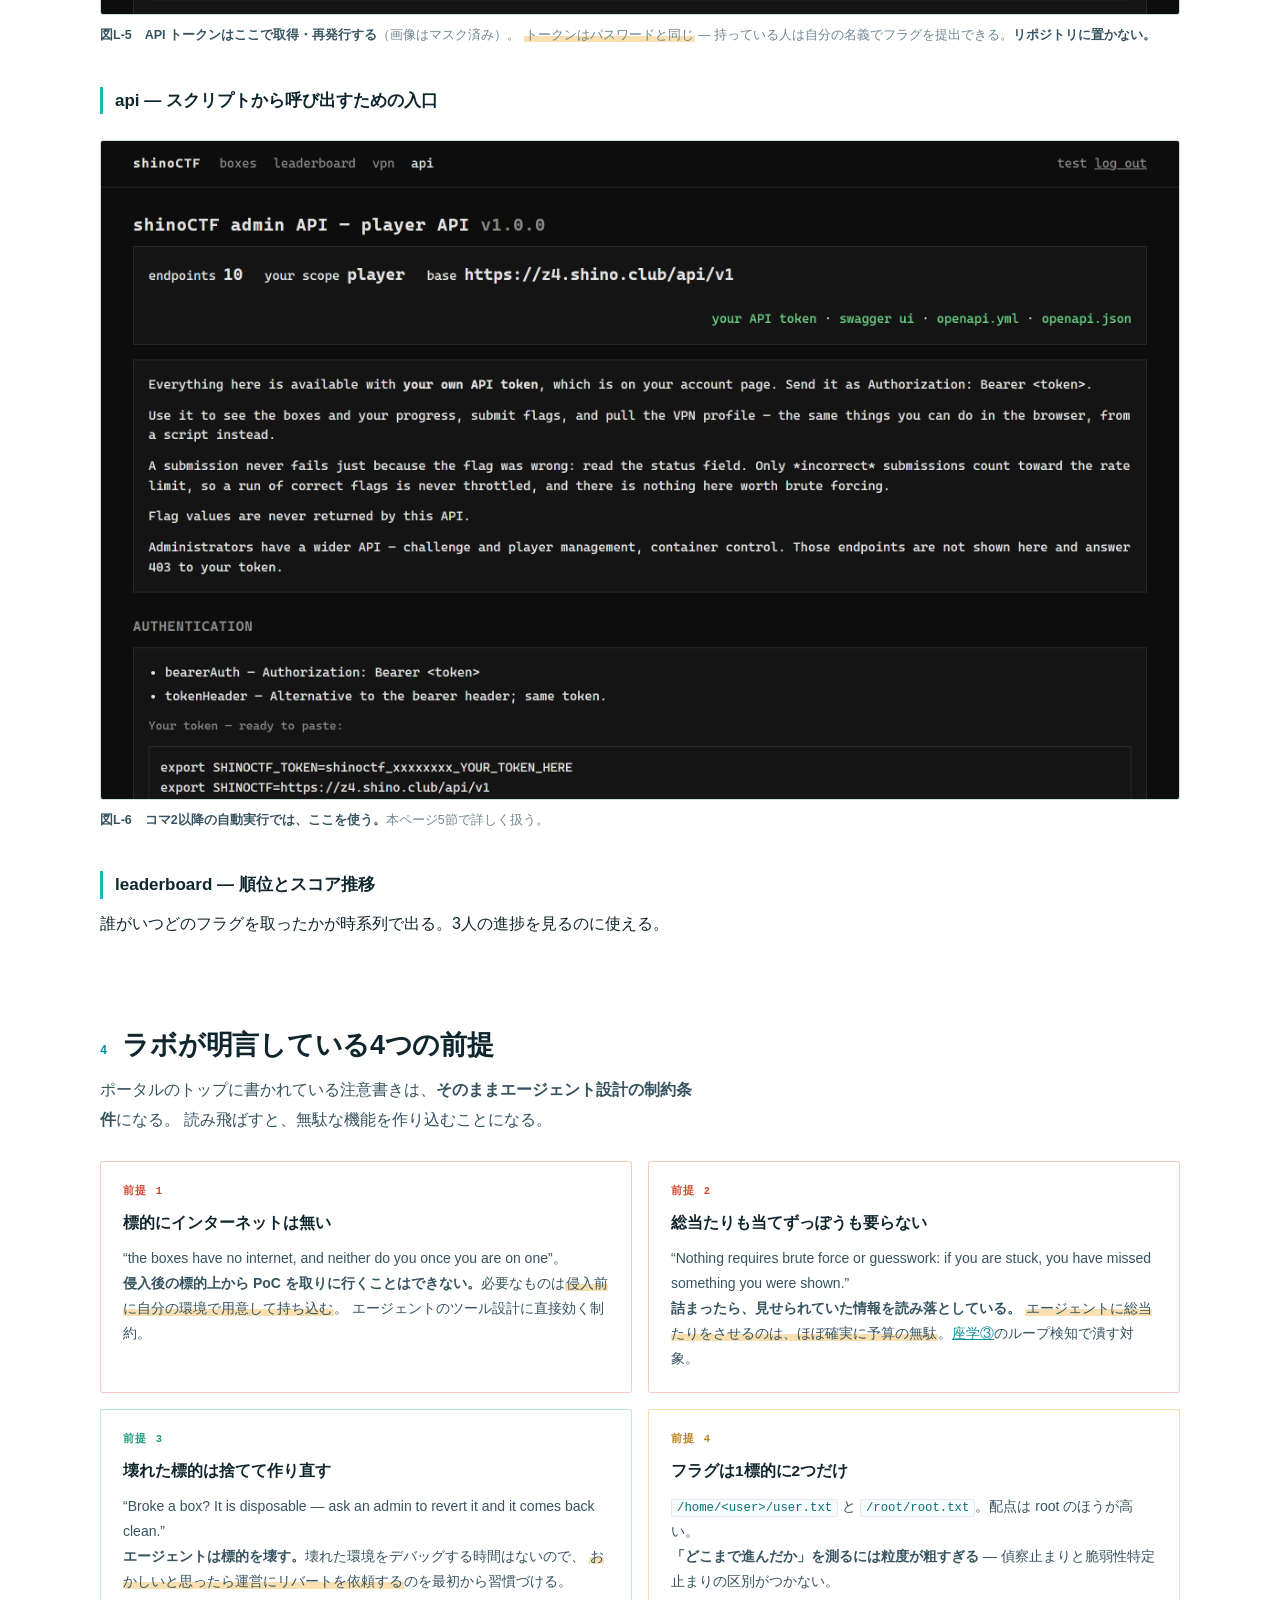
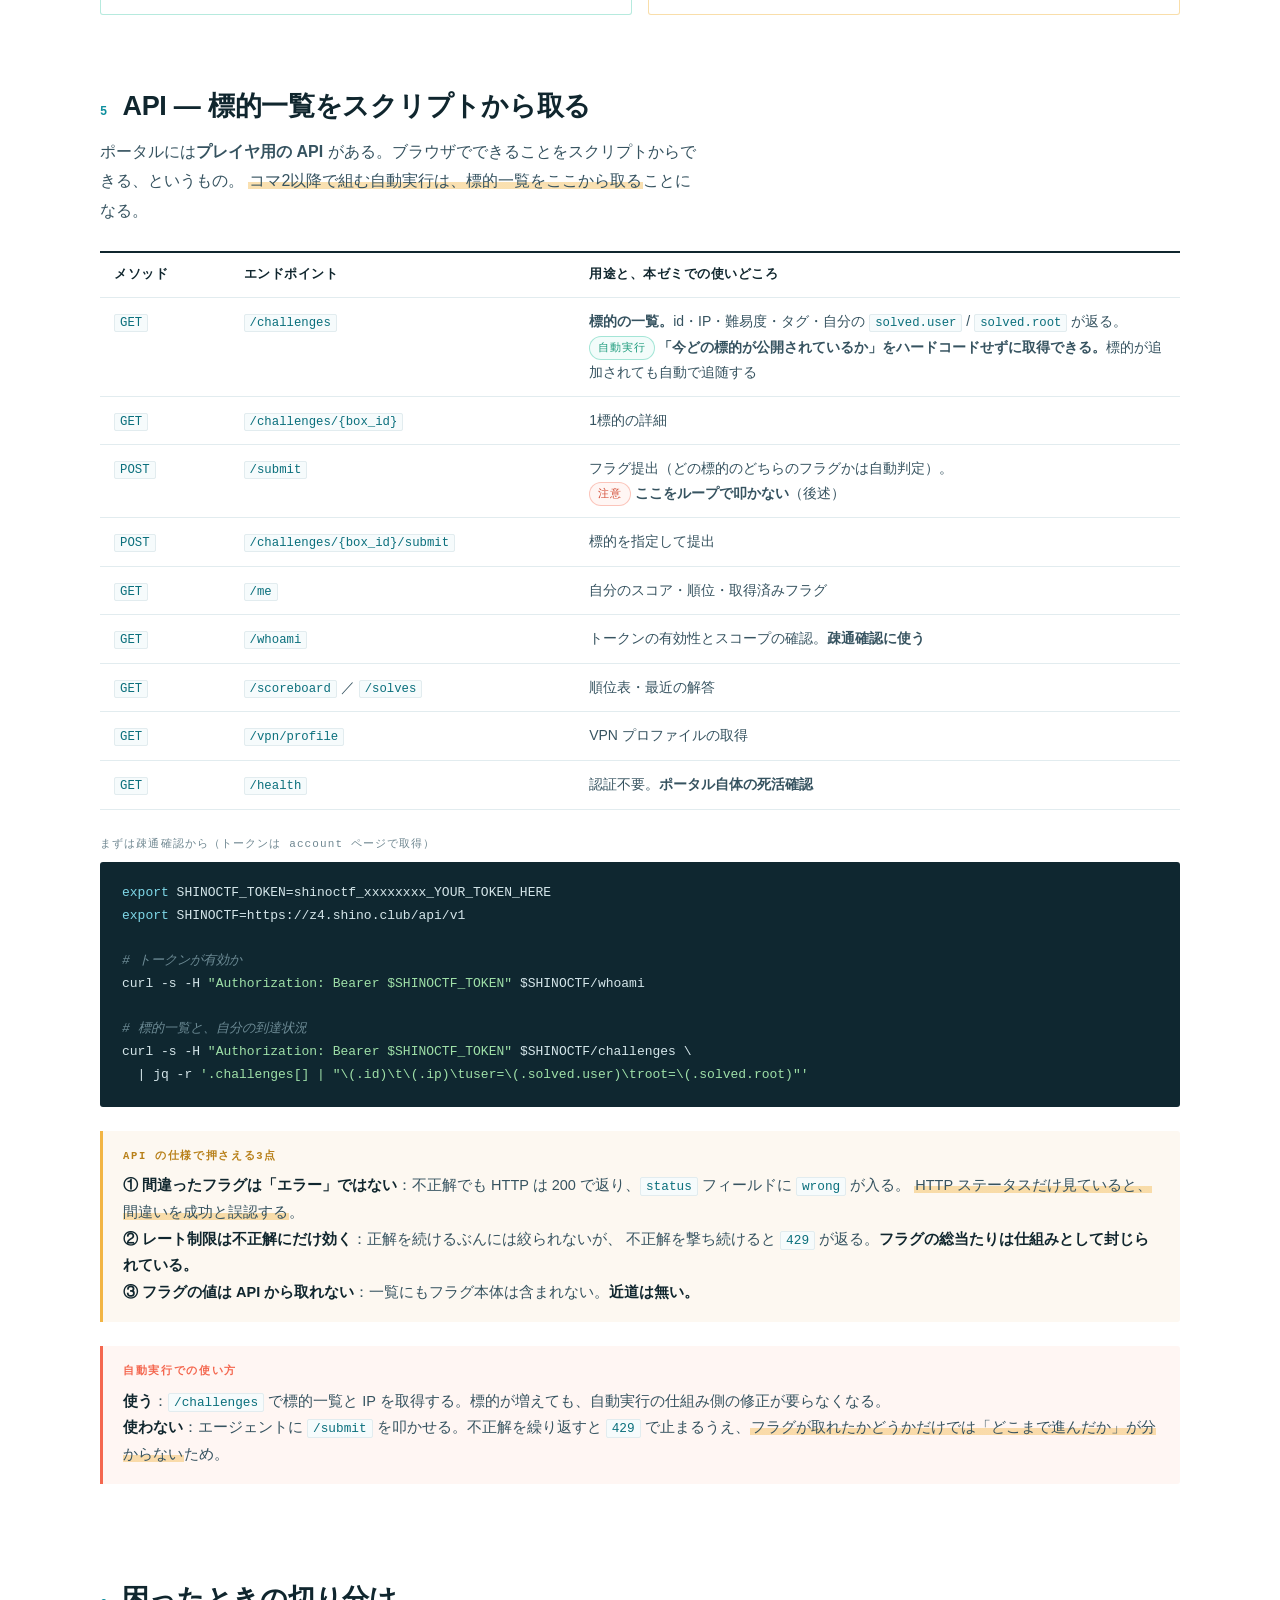
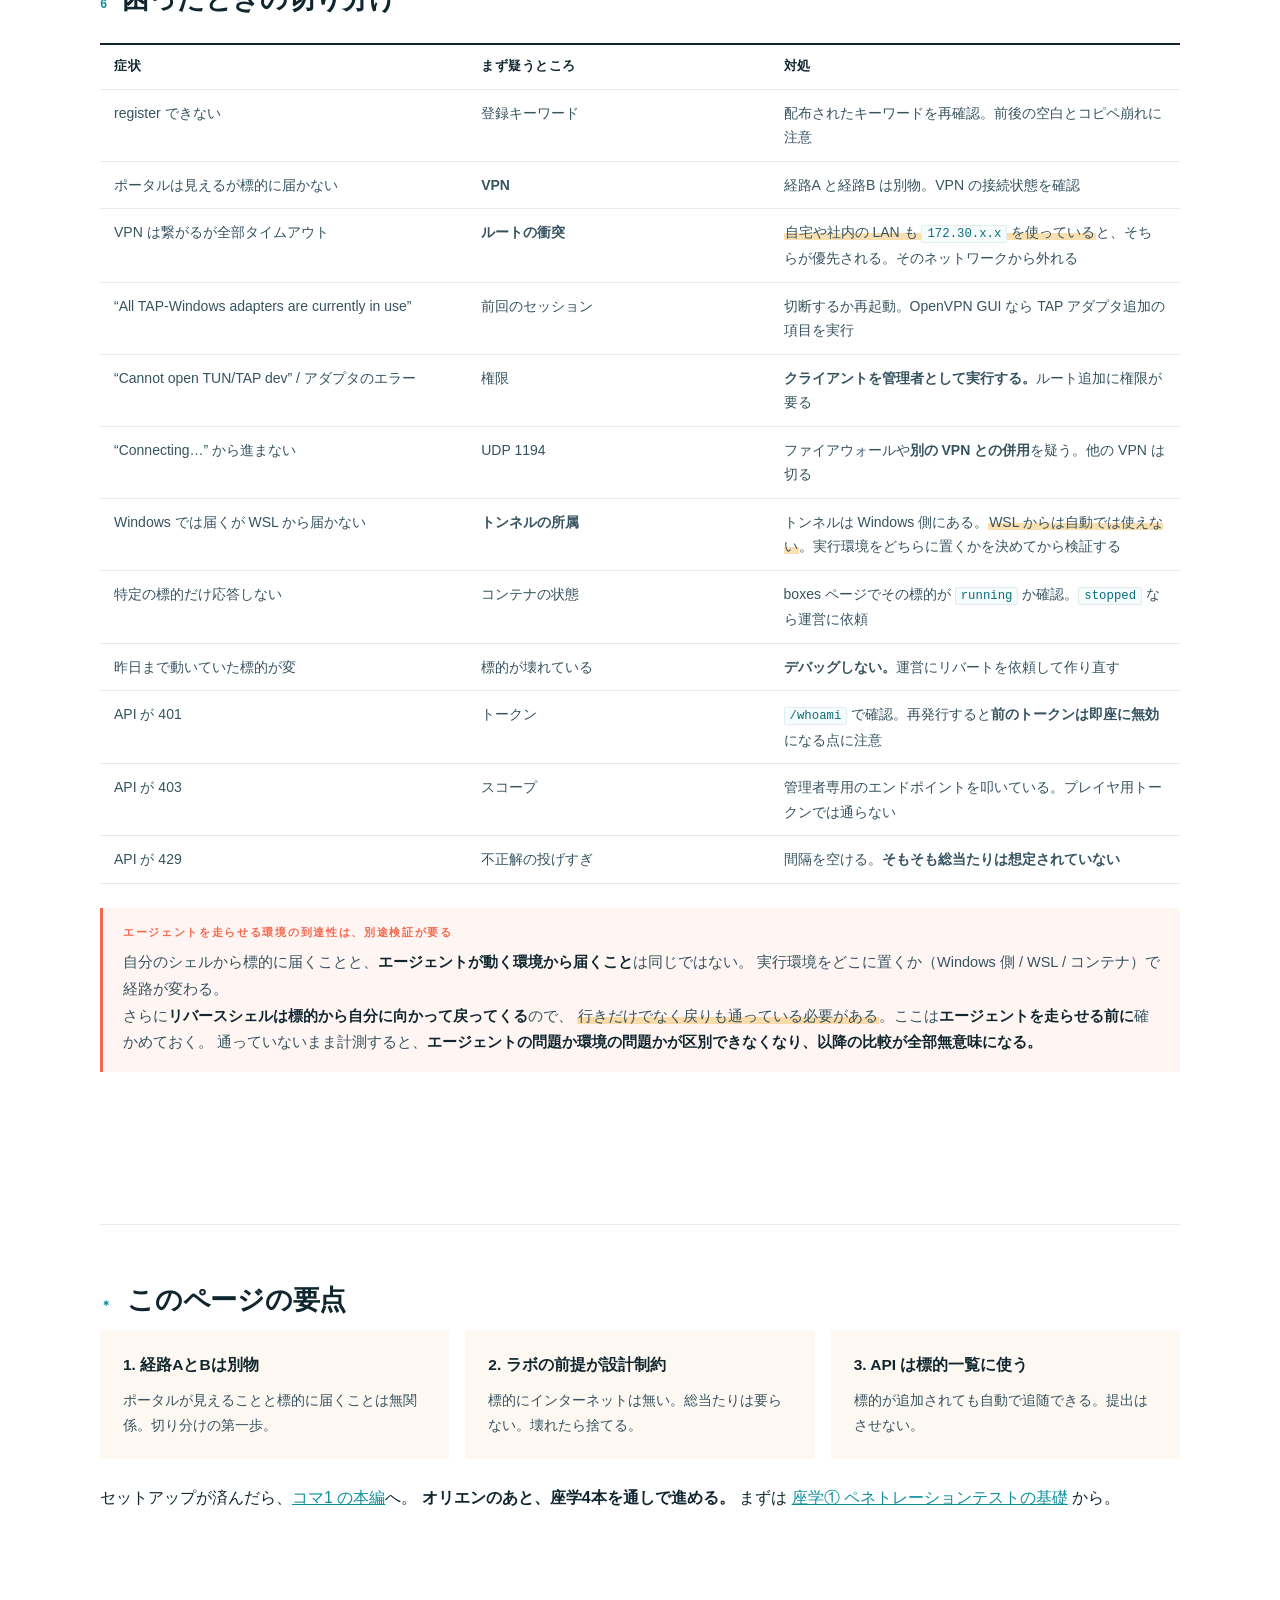
<file: 01/lab-portal.html>
<!DOCTYPE html>
<html lang="ja">
<head>
<meta charset="utf-8">
<meta name="viewport" content="width=device-width, initial-scale=1">
<title>ラボ環境 z4.shino.club の使い方 ｜ Z4 コマ1</title>
<link rel="stylesheet" href="assets/style.css">
<link rel="icon" href="data:image/svg+xml,<svg xmlns='http://www.w3.org/2000/svg' viewBox='0 0 32 32'><text y='26' font-size='26'>🌊</text></svg>">
<style>
/* --- このページだけの部品 --- */
.steps { border-top: 1px solid var(--line); }
.step {
  display: grid; grid-template-columns: 46px 1fr; gap: 0 18px;
  border-bottom: 1px solid var(--line); padding: 20px 4px;
  transition: background .2s;
}
.step:hover { background: var(--paper-2); }
.step.done { opacity: .5; }
.step .box {
  width: 26px; height: 26px; border: 1.5px solid var(--line-2); border-radius: 3px;
  display: flex; align-items: center; justify-content: center; cursor: pointer;
  font-size: 14px; color: transparent; transition: all .2s; margin-top: 2px;
  background: #fff; user-select: none;
}
.step .box:hover { border-color: var(--sea); }
.step.done .box { background: var(--mint); border-color: var(--mint); color: #fff; }
.step h4 { margin: 0 0 8px; font-size: 15.5px; display: flex; align-items: baseline; gap: 10px; flex-wrap: wrap; }
.step h4 .n { font-family: var(--mono); font-size: 11px; color: var(--sea); font-weight: 700; }
.step .d { font-size: 13.5px; color: var(--ink-2); line-height: 1.85; }
.step .d p { margin: 0 0 8px; }
.step .d p:last-child { margin: 0; }
.step .d pre { margin: 10px 0; font-size: 11.5px; }
.step .trap {
  margin-top: 12px; border-left: 2px solid var(--coral); padding: 8px 0 8px 12px;
  font-size: 12.5px; color: var(--ink-2); background: #fff8f6;
}
.step .trap b { color: #d24a33; }
.progwrap { display: flex; align-items: center; gap: 16px; }

/* スクリーンショット */
.shot { margin: 14px 0 4px; }
.shot img {
  display: block; width: 100%; height: auto;
  border: 1px solid var(--line-2); border-radius: 3px; background: #0f1113;
}
.shot .cap {
  font-size: 11.5px; color: var(--ink-3); margin-top: 6px; line-height: 1.7;
}
.shot .cap b { color: var(--ink-2); }
figure.shotfig { margin: 26px 0; }
figure.shotfig img {
  display: block; width: 100%; height: auto;
  border: 1px solid var(--line-2); border-radius: 3px;
}
figure.shotfig figcaption { font-size: 12.5px; color: var(--ink-3); margin-top: 10px; line-height: 1.75; }
figure.shotfig figcaption b { color: var(--ink-2); }
.fillin { background: repeating-linear-gradient(90deg,#f2b544 0 6px,transparent 6px 10px) bottom/100% 2px no-repeat;
          padding-bottom: 3px; color: var(--ink-4); font-family: var(--mono); font-size: .9em; }
</style>
</head>
<body>

<header class="topbar">
  <div class="topbar-inner">
    <a class="brand" href="index.html"><b>Z4 ／ コマ1</b><span>SEMINAR MATERIALS</span></a>
    <nav class="topnav">
      <a href="index.html">概要</a>
      <a href="lab-portal.html" class="is-current">⓪ ラボ環境</a>
      <a href="lecture-01.html">① ペンテスト基礎</a>
      <a href="lecture-02.html">② エージェント基礎</a>
      <a href="lecture-03.html">③ マルチエージェント</a>
      <a href="lecture-04.html">④ アーキテクチャ読解</a>
      <a href="appendix-commands.html">おまけ コマンド</a>
      <a href="../02/index.html" class="nav-right">コマ2</a>
      <a href="../03-05/index.html">コマ3-5</a>
      <a href="../06/index.html">コマ6</a>
    </nav>
  </div>
  <div class="readbar"></div>
</header>

<main>

<div class="hero wrap">
  <p class="eyebrow">ラボ環境 ／ コマ1 冒頭のオリエンで実施</p>
  <h1>z4.shino.club の使い方</h1>
  <p class="lede">
    本ゼミの標的はすべて <strong><a href="https://z4.shino.club" target="_blank" rel="noopener">z4.shino.club</a></strong>（<strong>shinoCTF</strong>）上のラボにある。
    <strong>コマ1 の冒頭でこのページに沿って全員でセットアップする。</strong>
  </p>

  <div class="note warn" style="margin-top:28px">
    <span class="lbl">ラボの性質</span>
    <p>ポータルの全ページ下部に明記されているとおり —
    <strong>“Isolated training lab. Every target is intentionally vulnerable — keep it on the lab network.”</strong><br>
    <mark>標的はすべて意図的に脆弱に作られている。ラボネットワークの外に出さない。</mark>
    攻撃の実行はラボ内のみ。これは本ゼミの実施ルールでもある。</p>
  </div>
</div>

<!-- ============ 1. 全体像 ============ -->
<section class="blk wrap rv">
  <h2><span class="num">1</span>接続の全体像</h2>
  <p class="sec-lede">
    手を動かす前に、<strong>自分がどこにいて、どこへ繋ごうとしているのか</strong>を把握しておく。
    トラブルの大半は「どの経路が切れているか分からない」ことから来る。
  </p>

  <div class="demo">
    <div class="demo-head">
      <span class="t">経路をクリックすると、確認方法と切れたときの症状が出る</span>
      <span class="ctl"><span class="chip sea">クリックできる</span></span>
    </div>
    <div class="demo-body">
      <svg id="net-svg" viewBox="0 0 900 300" role="img" aria-label="ラボへの接続経路"></svg>
    </div>
    <div class="demo-foot" id="net-info"></div>
  </div>

  <div class="grid g2">
    <div class="card tint">
      <span class="k">経路 A</span>
      <h4>ブラウザ → ポータル（インターネット）</h4>
      <p><strong>VPN なしで繋がる。</strong>標的一覧・フラグ提出・VPN プロファイルの取得・API トークンの確認はすべてここ。
      <mark>ポータルが見えることと標的に届くことは別物</mark>なので混同しない。</p>
    </div>
    <div class="card tint">
      <span class="k">経路 B</span>
      <h4>自分の環境 → 標的（VPN 経由）</h4>
      <p><strong>VPN を張らないと届かない。</strong>標的は <code>172.30.0.0/24</code> の隔離ネットワークにあり、
      ホスト側にポートは開いていない。VPN を張ると自分に <code>10.8.0.x</code> が振られ、標的に直接 IP で話せるようになる。</p>
    </div>
  </div>
</section>

<!-- ============ 2. セットアップ ============ -->
<section class="blk wrap rv">
  <h2><span class="num">2</span>セットアップ</h2>
  <p class="sec-lede">
    上から順に。<strong>各ステップは「終わったことを自分で確認できる形」で書いてある</strong> —
    確認せずに次へ進むと、どこで失敗したのか後から分からなくなる。
    チェックは<strong>ブラウザに保存される</strong>ので、途中で閉じても続きから再開できる。
  </p>

  <div class="demo">
    <div class="demo-head">
      <span class="t">セットアップ・チェックリスト</span>
      <span class="ctl progwrap">
        <svg width="34" height="34" viewBox="0 0 34 34" style="flex:none">
          <circle cx="17" cy="17" r="14" fill="none" stroke="#e2ecef" stroke-width="3"/>
          <circle id="pg-ring" cx="17" cy="17" r="14" fill="none" stroke="#2ec4a0" stroke-width="3"
                  stroke-linecap="round" stroke-dasharray="0 88" transform="rotate(-90 17 17)"
                  style="transition:stroke-dasharray .4s"/>
        </svg>
        <span class="rng-lbl" id="pg-txt">0 / 8</span>
        <button class="btn" id="pg-reset">クリア</button>
      </span>
    </div>
    <div class="demo-body" style="padding:0 22px">
      <div class="steps" id="steps"></div>
    </div>
    <div class="demo-foot" id="pg-foot">すべて緑になれば、標的に手をつけられる状態。</div>
  </div>
</section>

<!-- ============ 3. 画面の見方 ============ -->
<section class="blk wrap rv">
  <h2><span class="num">3</span>画面の見方</h2>
  <p class="sec-lede">
    上部ナビは <code>boxes</code> ／ <code>leaderboard</code> ／ <code>vpn</code> ／ <code>api</code> ／ 自分のアカウント名 ／ <code>log out</code> の6つ。
    それぞれ何をする場所かを押さえておく。
  </p>

  <h3>boxes（トップ） — 標的一覧とフラグ提出</h3>
  <figure class="shotfig">
    <img src="assets/img/03-boxes-guide.png" alt="shinoCTF の boxes ページ上部。攻略手順の説明と、スコア・フラグ数・フラグ提出欄が並ぶ">
    <figcaption><b>図L-1</b>　トップページ上部。<b>攻略の手順（The goal）</b>がそのまま書かれている。
    その下に <b>score / boxes / flags</b> の進捗と、<b>どの標的のフラグでも受け付ける提出欄</b>がある。</figcaption>
  </figure>

  <p>ページ上部の説明は、そのまま本ゼミの<a href="lecture-01.html">座学①</a>のフェーズ構成と対応している。</p>
  <div class="tbl-wrap">
    <table>
      <thead><tr><th style="width:30%">ポータルの記述</th><th style="width:22%">フェーズ</th><th>本ゼミでの読み替え</th></tr></thead>
      <tbody>
        <tr><td>Connect to the lab VPN</td><td>—</td><td>前提。届かなければ何も起きない</td></tr>
        <tr><td>Pick a box and note its IP</td><td>—</td><td>標的の選択。エージェントには IP を渡す</td></tr>
        <tr><td>Enumerate（<code>nmap -sC -sV</code>、表示されるものを全部読む）</td><td><strong>偵察</strong></td><td>攻撃面の確定。<a href="lecture-01.html">座学①</a> TYPE A</td></tr>
        <tr><td>Find the way in（設定ミス・古い・信頼しすぎ）</td><td><strong>侵入</strong></td><td>コード実行または一般ユーザとしてのログイン</td></tr>
        <tr><td>Take the user flag from <code>/home/&lt;user&gt;/user.txt</code></td><td><strong>侵入の完了</strong></td><td>到達フェーズ「シェル取得」の目印</td></tr>
        <tr><td>Escalate to root（cron・sudo・権限・不審なバイナリ）</td><td><strong>ポストEx</strong></td><td>権限昇格。<a href="lecture-01.html">座学①</a>のトレースそのもの</td></tr>
        <tr><td>Take the root flag from <code>/root/root.txt</code></td><td><strong>完了</strong></td><td>到達フェーズ「root」の目印</td></tr>
      </tbody>
    </table>
  </div>

  <h4>標的カードの読み方</h4>
  <figure class="shotfig">
    <img src="assets/img/04-boxes-card.png" alt="標的カードの例。名前、状態、IPアドレス、説明、難易度、タグ、user/root の取得状況、配点が並ぶ">
    <figcaption><b>図L-2</b>　カード1枚に必要な情報が全部載っている。<b>難易度とタグが、そのエージェントが通用するかの事前予測に使える</b> —
    たとえば <code>no-web</code> のタグが付いた標的は、Web スキャンしかしないエージェントでは最初から落ちる。</figcaption>
  </figure>

  <div class="grid g4">
    <div class="card"><span class="k">STATE</span><h4>running / stopped</h4><p>コンテナの状態。<strong>stopped なら届かなくて当然</strong>。まずここを見る。</p></div>
    <div class="card"><span class="k">IP</span><h4>172.30.0.x</h4><p>標的のアドレス。<strong>エージェントに渡すのはこれ</strong>。</p></div>
    <div class="card"><span class="k">難易度・タグ</span><h4>n/10 と ssh / web / cve …</h4><p>攻撃面の予告。<strong>開発用標的が多様であることがここで見える</strong>。</p></div>
    <div class="card"><span class="k">進捗・配点</span><h4>[ ] user　[ ] root　10+15</h4><p>1標的に<strong>フラグは2つ</strong>。root のほうが高い。</p></div>
  </div>

  <h3>box 詳細 — 標的ごとのページ</h3>
  <figure class="shotfig">
    <img src="assets/img/05-box-detail.png" alt="Dojo の詳細ページ。IP・難易度・配点・状態・説明・進捗・フラグ提出欄・接続確認コマンドが並ぶ">
    <figcaption><b>図L-3</b>　カードの情報に加えて<b>シナリオの説明</b>と、<b>そのまま貼れる疎通確認コマンド</b>が載っている。
    説明文は無駄話ではなく<b>攻略の手がかり</b>なので必ず読む（この例なら「急いで構築された」「見て回れ」）。</figcaption>
  </figure>

  <h3>vpn — プロファイルと接続手順</h3>
  <figure class="shotfig">
    <img src="assets/img/06-vpn.png" alt="VPN ページ。自分専用の .ovpn のダウンロードと、OS ごとの接続手順が載っている">
    <figcaption><b>図L-4</b>　<b>プロファイルは1人1本、自分のアカウントに紐付いて発行される</b>（ラボのセッションはこれで記録される）。
    OS ごとの導入手順と、症状別のトラブルシュート表がこのページに揃っている。</figcaption>
  </figure>

  <h3>account — スコアと API トークン</h3>
  <figure class="shotfig">
    <img src="assets/img/07-account.png" alt="アカウントページ。スコア・順位・フラグ数と、API トークンおよび使用例が載っている">
    <figcaption><b>図L-5</b>　<b>API トークンはここで取得・再発行する</b>（画像はマスク済み）。
    <mark>トークンはパスワードと同じ</mark> — 持っている人は自分の名義でフラグを提出できる。<b>リポジトリに置かない。</b></figcaption>
  </figure>

  <h3>api — スクリプトから呼び出すための入口</h3>
  <figure class="shotfig">
    <img src="assets/img/08-api-docs.png" alt="API ドキュメントページ。ベースURL、認証方式、エンドポイント一覧が載っている">
    <figcaption><b>図L-6</b>　<b>コマ2以降の自動実行では、ここを使う。</b>本ページ5節で詳しく扱う。</figcaption>
  </figure>

  <h3>leaderboard — 順位とスコア推移</h3>
  <p>誰がいつどのフラグを取ったかが時系列で出る。3人の進捗を見るのに使える。</p>
</section>

<!-- ============ 4. ラボのルール ============ -->
<section class="blk wrap rv">
  <h2><span class="num">4</span>ラボが明言している4つの前提</h2>
  <p class="sec-lede">
    ポータルのトップに書かれている注意書きは、<strong>そのままエージェント設計の制約条件</strong>になる。
    読み飛ばすと、無駄な機能を作り込むことになる。
  </p>

  <div class="grid g2">
    <div class="card" style="border-color:rgba(244,103,79,.35)">
      <span class="k" style="color:#d24a33">前提 1</span>
      <h4>標的にインターネットは無い</h4>
      <p>“the boxes have no internet, and neither do you once you are on one”。<br>
      <strong>侵入後の標的上から PoC を取りに行くことはできない。</strong>必要なものは<mark>侵入前に自分の環境で用意して持ち込む</mark>。
      エージェントのツール設計に直接効く制約。</p>
    </div>
    <div class="card" style="border-color:rgba(244,103,79,.35)">
      <span class="k" style="color:#d24a33">前提 2</span>
      <h4>総当たりも当てずっぽうも要らない</h4>
      <p>“Nothing requires brute force or guesswork: if you are stuck, you have missed something you were shown.”<br>
      <strong>詰まったら、見せられていた情報を読み落としている。</strong>
      <mark>エージェントに総当たりをさせるのは、ほぼ確実に予算の無駄</mark>。<a href="lecture-03.html">座学③</a>のループ検知で潰す対象。</p>
    </div>
    <div class="card" style="border-color:rgba(46,196,160,.35)">
      <span class="k" style="color:#1d9b7c">前提 3</span>
      <h4>壊れた標的は捨てて作り直す</h4>
      <p>“Broke a box? It is disposable — ask an admin to revert it and it comes back clean.”<br>
      <strong>エージェントは標的を壊す。</strong>壊れた環境をデバッグする時間はないので、
      <mark>おかしいと思ったら運営にリバートを依頼する</mark>のを最初から習慣づける。</p>
    </div>
    <div class="card" style="border-color:rgba(242,181,68,.45)">
      <span class="k" style="color:#b8801a">前提 4</span>
      <h4>フラグは1標的に2つだけ</h4>
      <p><code>/home/&lt;user&gt;/user.txt</code> と <code>/root/root.txt</code>。配点は root のほうが高い。<br>
      <strong>「どこまで進んだか」を測るには粒度が粗すぎる</strong> — 偵察止まりと脆弱性特定止まりの区別がつかない。</p>
    </div>
  </div>
</section>

<!-- ============ 5. API ============ -->
<section class="blk wrap rv">
  <h2><span class="num">5</span>API — 標的一覧をスクリプトから取る</h2>
  <p class="sec-lede">
    ポータルには<strong>プレイヤ用の API</strong> がある。ブラウザでできることをスクリプトからできる、というもの。
    <mark>コマ2以降で組む自動実行は、標的一覧をここから取る</mark>ことになる。
  </p>

  <div class="tbl-wrap">
    <table>
      <thead><tr><th style="width:12%">メソッド</th><th style="width:32%">エンドポイント</th><th>用途と、本ゼミでの使いどころ</th></tr></thead>
      <tbody>
        <tr><td><code>GET</code></td><td><code>/challenges</code></td>
            <td><strong>標的の一覧。</strong>id・IP・難易度・タグ・自分の <code>solved.user</code> / <code>solved.root</code> が返る。<br>
            <span class="chip mint">自動実行</span> <strong>「今どの標的が公開されているか」をハードコードせずに取得できる。</strong>標的が追加されても自動で追随する</td></tr>
        <tr><td><code>GET</code></td><td><code>/challenges/{box_id}</code></td><td>1標的の詳細</td></tr>
        <tr><td><code>POST</code></td><td><code>/submit</code></td>
            <td>フラグ提出（どの標的のどちらのフラグかは自動判定）。<br>
            <span class="chip coral">注意</span> <strong>ここをループで叩かない</strong>（後述）</td></tr>
        <tr><td><code>POST</code></td><td><code>/challenges/{box_id}/submit</code></td><td>標的を指定して提出</td></tr>
        <tr><td><code>GET</code></td><td><code>/me</code></td><td>自分のスコア・順位・取得済みフラグ</td></tr>
        <tr><td><code>GET</code></td><td><code>/whoami</code></td><td>トークンの有効性とスコープの確認。<strong>疎通確認に使う</strong></td></tr>
        <tr><td><code>GET</code></td><td><code>/scoreboard</code> ／ <code>/solves</code></td><td>順位表・最近の解答</td></tr>
        <tr><td><code>GET</code></td><td><code>/vpn/profile</code></td><td>VPN プロファイルの取得</td></tr>
        <tr><td><code>GET</code></td><td><code>/health</code></td><td>認証不要。<strong>ポータル自体の死活確認</strong></td></tr>
      </tbody>
    </table>
  </div>

  <span class="code-cap">まずは疎通確認から（トークンは account ページで取得）</span>
  <pre><code><span class="c-kw">export</span> SHINOCTF_TOKEN=shinoctf_xxxxxxxx_YOUR_TOKEN_HERE
<span class="c-kw">export</span> SHINOCTF=https://z4.shino.club/api/v1

<span class="c-cm"># トークンが有効か</span>
curl -s -H <span class="c-st">"Authorization: Bearer $SHINOCTF_TOKEN"</span> $SHINOCTF/whoami

<span class="c-cm"># 標的一覧と、自分の到達状況</span>
curl -s -H <span class="c-st">"Authorization: Bearer $SHINOCTF_TOKEN"</span> $SHINOCTF/challenges \
  | jq -r <span class="c-st">'.challenges[] | "\(.id)\t\(.ip)\tuser=\(.solved.user)\troot=\(.solved.root)"'</span>
</code></pre>

  <div class="note key">
    <span class="lbl">API の仕様で押さえる3点</span>
    <p>
    <strong>① 間違ったフラグは「エラー」ではない</strong>：不正解でも HTTP は 200 で返り、<code>status</code> フィールドに <code>wrong</code> が入る。
    <mark>HTTP ステータスだけ見ていると、間違いを成功と誤認する</mark>。<br>
    <strong>② レート制限は不正解にだけ効く</strong>：正解を続けるぶんには絞られないが、
    不正解を撃ち続けると <code>429</code> が返る。<strong>フラグの総当たりは仕組みとして封じられている。</strong><br>
    <strong>③ フラグの値は API から取れない</strong>：一覧にもフラグ本体は含まれない。<strong>近道は無い。</strong>
    </p>
  </div>

  <div class="note warn">
    <span class="lbl">自動実行での使い方</span>
    <p><strong>使う</strong>：<code>/challenges</code> で標的一覧と IP を取得する。標的が増えても、自動実行の仕組み側の修正が要らなくなる。<br>
    <strong>使わない</strong>：エージェントに <code>/submit</code> を叩かせる。不正解を繰り返すと <code>429</code> で止まるうえ、<mark>フラグが取れたかどうかだけでは「どこまで進んだか」が分からない</mark>ため。</p>
  </div>
</section>

<!-- ============ 6. トラブルシュート ============ -->
<section class="blk wrap rv">
  <h2><span class="num">6</span>困ったときの切り分け</h2>

  <div class="tbl-wrap">
    <table>
      <thead><tr><th style="width:34%">症状</th><th style="width:28%">まず疑うところ</th><th>対処</th></tr></thead>
      <tbody>
        <tr><td>register できない</td><td>登録キーワード</td><td>配布されたキーワードを再確認。前後の空白とコピペ崩れに注意</td></tr>
        <tr><td>ポータルは見えるが標的に届かない</td><td><strong>VPN</strong></td><td>経路A と経路B は別物。VPN の接続状態を確認</td></tr>
        <tr><td>VPN は繋がるが全部タイムアウト</td><td><strong>ルートの衝突</strong></td><td><mark>自宅や社内の LAN も <code>172.30.x.x</code> を使っている</mark>と、そちらが優先される。そのネットワークから外れる</td></tr>
        <tr><td>“All TAP-Windows adapters are currently in use”</td><td>前回のセッション</td><td>切断するか再起動。OpenVPN GUI なら TAP アダプタ追加の項目を実行</td></tr>
        <tr><td>“Cannot open TUN/TAP dev” / アダプタのエラー</td><td>権限</td><td><strong>クライアントを管理者として実行する。</strong>ルート追加に権限が要る</td></tr>
        <tr><td>“Connecting…” から進まない</td><td>UDP 1194</td><td>ファイアウォールや<strong>別の VPN との併用</strong>を疑う。他の VPN は切る</td></tr>
        <tr><td>Windows では届くが WSL から届かない</td><td><strong>トンネルの所属</strong></td><td>トンネルは Windows 側にある。<mark>WSL からは自動では使えない</mark>。実行環境をどちらに置くかを決めてから検証する</td></tr>
        <tr><td>特定の標的だけ応答しない</td><td>コンテナの状態</td><td>boxes ページでその標的が <code>running</code> か確認。<code>stopped</code> なら運営に依頼</td></tr>
        <tr><td>昨日まで動いていた標的が変</td><td>標的が壊れている</td><td><strong>デバッグしない。</strong>運営にリバートを依頼して作り直す</td></tr>
        <tr><td>API が 401</td><td>トークン</td><td><code>/whoami</code> で確認。再発行すると<strong>前のトークンは即座に無効</strong>になる点に注意</td></tr>
        <tr><td>API が 403</td><td>スコープ</td><td>管理者専用のエンドポイントを叩いている。プレイヤ用トークンでは通らない</td></tr>
        <tr><td>API が 429</td><td>不正解の投げすぎ</td><td>間隔を空ける。<strong>そもそも総当たりは想定されていない</strong></td></tr>
      </tbody>
    </table>
  </div>

  <div class="note warn">
    <span class="lbl">エージェントを走らせる環境の到達性は、別途検証が要る</span>
    <p>自分のシェルから標的に届くことと、<strong>エージェントが動く環境から届くこと</strong>は同じではない。
    実行環境をどこに置くか（Windows 側 / WSL / コンテナ）で経路が変わる。<br>
    さらに<strong>リバースシェルは標的から自分に向かって戻ってくる</strong>ので、
    <mark>行きだけでなく戻りも通っている必要がある</mark>。ここは<strong>エージェントを走らせる前に</strong>確かめておく。
    通っていないまま計測すると、<strong>エージェントの問題か環境の問題かが区別できなくなり、以降の比較が全部無意味になる。</strong></p>
  </div>
</section>

<!-- ============ まとめ ============ -->
<section class="blk wrap rv">
  <hr class="rule">
  <h2><span class="num">＊</span>このページの要点</h2>
  <div class="grid g3">
    <div class="card tint2"><h4>1. 経路AとBは別物</h4><p>ポータルが見えることと標的に届くことは無関係。切り分けの第一歩。</p></div>
    <div class="card tint2"><h4>2. ラボの前提が設計制約</h4><p>標的にインターネットは無い。総当たりは要らない。壊れたら捨てる。</p></div>
    <div class="card tint2"><h4>3. API は標的一覧に使う</h4><p>標的が追加されても自動で追随できる。提出はさせない。</p></div>
  </div>
  <p style="margin-top:24px">
    セットアップが済んだら、<a href="index.html">コマ1 の本編</a>へ。
    <strong>オリエンのあと、座学4本を通しで進める。</strong>
    まずは <a href="lecture-01.html">座学① ペネトレーションテストの基礎</a> から。
  </p>
</section>

<div class="wrap">
  <div class="pager">
    <a href="index.html"><span class="dir">PREV</span><span class="nm">← コマ1 概要</span></a>
    <a class="next" href="lecture-01.html"><span class="dir">NEXT</span><span class="nm">座学① ペネトレーションテストの基礎 →</span></a>
  </div>
  <footer class="foot">
    <span>Z4 ／ コマ1 ラボ環境 z4.shino.club の使い方</span>
    <span>2026-08-11</span>
  </footer>
</div>

</main>

<script src="assets/app.js"></script>
<script>
/* =======================================================
   1. 接続経路図
   ======================================================= */
(function () {
  const svg = document.getElementById('net-svg');
  const info = document.getElementById('net-info');

  const nodes = [
    { id: 'you',  n: 'ブラウザ',      s: '手元のPC',              x: 40,  y: 40,  w: 150, h: 66, c: '#0e8f9e' },
    { id: 'env',  n: '実行環境',      s: 'シェル / エージェント',  x: 40,  y: 176, w: 150, h: 66, c: '#14b8c4' },
    { id: 'pt',   n: 'ポータル',      s: 'z4.shino.club',         x: 336, y: 34,  w: 180, h: 66, c: '#f2b544' },
    { id: 'vpn',  n: 'ラボ VPN',      s: 'UDP 1194 / 10.8.0.x',   x: 336, y: 160, w: 180, h: 66, c: '#2ec4a0' },
    { id: 'tg',   n: '標的',          s: '172.30.0.0/24',         x: 664, y: 160, w: 180, h: 66, c: '#f4674f' }
  ];

  const edges = [
    { id: 'A', from: 'you', to: 'pt', label: '経路A：HTTPS',
      d: '<b style="color:#b8801a">経路A（インターネット）</b>　— ブラウザからポータルへ。<b>VPN は不要。</b>' +
         'boxes / vpn / account / api のページを見るのはこの経路。<br>' +
         '<b>切れたときの症状</b>：ログイン画面すら出ない。→ ふつうのネットワーク問題。' },
    { id: 'B', from: 'env', to: 'vpn', label: '経路B：VPN',
      d: '<b style="color:#1d9b7c">経路B（VPN）</b>　— <code>&lt;自分のユーザ名&gt;.ovpn</code> で <code>z4.shino.club:1194/udp</code> に繋ぐ。' +
         '成功すると自分に <code>10.8.0.x</code> が振られる。<br>' +
         '<b>切れたときの症状</b>：<mark>ポータルは普通に見えるのに、標的には ping ひとつ通らない</mark>。' +
         'この症状を「ラボが落ちている」と誤解しやすい。' },
    { id: 'D', from: 'vpn', to: 'tg', label: '到達',
      d: '<b style="color:#d24a33">ラボ網の中</b>　— 標的は <code>172.30.0.0/24</code> にいる。<b>ホスト側にポートは開いていない。</b><br>' +
         '<mark>注意：自宅や社内の LAN が同じ 172.30.x.x を使っていると、そちらが優先されて全部タイムアウトする。</mark>' +
         'VPN ページのトラブルシュートに明記されている既知の症状。' },
    { id: 'R', from: 'tg', to: 'env', label: 'リバースシェル（戻り）', rev: true,
      d: '<b style="color:#f7936a">戻りの経路（リバースシェル）</b>　— <b>これを忘れると必ずつまずく。</b>' +
         'リバースシェルは<mark>標的から自分に向かって接続してくる</mark>ので、行きだけでなく戻りも通っている必要がある。<br>' +
         '<b>確認方法</b>：リスナを立て、標的側から接続させて届くか試す。' +
         '<b>切れたときの症状</b>：exploit は成功しているのにシェルが返ってこない。' },
    { id: 'X', from: 'tg', to: 'pt', label: '× 標的からは出られない', dead: true,
      d: '<b style="color:#d24a33">この経路は存在しない</b>　— ポータルの説明どおり ' +
         '<b>“the boxes have no internet, and neither do you once you are on one”</b>。<br>' +
         '<mark>侵入した標的の上から PoC をダウンロードすることはできない。</mark>' +
         '必要なものは侵入前に自分の環境で用意して持ち込む。<b>エージェントのツール設計に直接効く制約。</b>' }
  ];

  const pos = {}; nodes.forEach(n => pos[n.id] = n);
  let cur = 'B';

  function draw() {
    let s = '<defs><marker id="na" markerWidth="9" markerHeight="9" refX="8" refY="4.5" orient="auto">' +
      '<path d="M0,0 L9,4.5 L0,9 z" fill="#9fb2ba"/></marker>' +
      '<marker id="nb" markerWidth="9" markerHeight="9" refX="8" refY="4.5" orient="auto">' +
      '<path d="M0,0 L9,4.5 L0,9 z" fill="#f7936a"/></marker></defs>';

    s += '<rect x="312" y="136" width="556" height="116" rx="4" fill="#fff6f3" stroke="#f4674f" ' +
      'stroke-width="1" stroke-dasharray="5 4" opacity=".6"/>' +
      '<text x="856" y="246" text-anchor="end" class="svg-mono" font-size="9" fill="#d24a33">隔離ネットワーク</text>';

    edges.forEach(e => {
      const a = pos[e.from], b = pos[e.to];
      const on = cur === e.id;
      let col = on ? (e.rev ? '#f7936a' : (e.dead ? '#f4674f' : '#0e8f9e')) : '#cddde2';
      let d, mx, my;
      if (e.rev) {
        d = 'M' + (a.x + a.w / 2) + ',' + (a.y + a.h) + ' C' + (a.x + a.w / 2) + ',290 ' +
            (b.x + b.w / 2) + ',290 ' + (b.x + b.w / 2) + ',' + (b.y + b.h);
        mx = (a.x + a.w / 2 + b.x + b.w / 2) / 2; my = 284;
      } else if (e.dead) {
        d = 'M' + (a.x + a.w / 2) + ',' + a.y + ' C' + (a.x + a.w / 2) + ',110 ' +
            (b.x + b.w + 60) + ',110 ' + (b.x + b.w) + ',' + (b.y + b.h / 2);
        mx = 700; my = 122;
      } else {
        d = 'M' + (a.x + a.w) + ',' + (a.y + a.h / 2) + ' C' + (a.x + a.w + 50) + ',' + (a.y + a.h / 2) + ' ' +
            (b.x - 50) + ',' + (b.y + b.h / 2) + ' ' + (b.x) + ',' + (b.y + b.h / 2);
        mx = (a.x + a.w + b.x) / 2; my = (a.y + a.h / 2 + b.y + b.h / 2) / 2 - 8;
      }
      s += '<path class="edge" data-e="' + e.id + '" d="' + d + '" fill="none" stroke="' + col +
        '" stroke-width="' + (on ? 2.4 : 1.5) + '"' +
        (e.dead ? ' stroke-dasharray="5 5"' : ' marker-end="url(#' + (e.rev ? 'nb' : 'na') + ')"') +
        ' style="cursor:pointer"' + (on && !e.dead && !Z4.reduceMotion ? ' class="edge flowline"' : '') + '/>';
      s += '<text x="' + mx + '" y="' + my + '" text-anchor="middle" class="svg-sub" font-size="9.5" ' +
        'fill="' + (on ? (e.rev || e.dead ? '#d24a33' : '#0e8f9e') : '#9fb2ba') + '" style="pointer-events:none">' + e.label + '</text>';
    });

    nodes.forEach(n => {
      s += '<rect x="' + n.x + '" y="' + n.y + '" width="' + n.w + '" height="' + n.h + '" rx="3" ' +
        'fill="#fff" stroke="' + n.c + '" stroke-width="1.5"/>' +
        '<rect x="' + n.x + '" y="' + n.y + '" width="3" height="' + n.h + '" fill="' + n.c + '"/>' +
        '<text x="' + (n.x + 18) + '" y="' + (n.y + 28) + '" class="svg-label" font-size="13" font-weight="700">' + n.n + '</text>' +
        '<text x="' + (n.x + 18) + '" y="' + (n.y + 47) + '" class="svg-sub" font-size="10">' + n.s + '</text>';
    });

    svg.innerHTML = s;
    svg.querySelectorAll('.edge').forEach(p => {
      p.addEventListener('click', () => { cur = p.dataset.e; draw(); });
    });
    info.innerHTML = edges.find(e => e.id === cur).d;
  }
  draw();
})();

/* =======================================================
   2. セットアップ・チェックリスト
   ======================================================= */
(function () {
  const IMG = (f, cap) => '<div class="shot"><img src="assets/img/' + f + '" alt=""><div class="cap">' + cap + '</div></div>';

  const STEPS = [
    {
      t: 'アカウントを作る（register）',
      d: '<p><a href="https://z4.shino.club/register" target="_blank" rel="noopener">z4.shino.club/register</a> から作成する。' +
         '<strong>登録キーワードが必要</strong>（当日配布 → <span class="fillin">　　　　　　　</span>）。</p>' +
         '<p>3人ともそれぞれ<strong>自分のアカウント</strong>を作る。' +
         'VPN プロファイルもスコアもアカウントに紐付くので、共有すると誰が何をしたか分からなくなる。</p>' +
         IMG('02-register.png', '<b>register 画面。</b>登録キーワードの入力欄がある。') +
         '<p><strong>確認</strong>：作成後にログインできる。</p>'
    },
    {
      t: 'ログインする',
      d: IMG('01-login.png', '<b>log in 画面。</b>下部に「Isolated training lab. Every target is intentionally vulnerable — keep it on the lab network.」という注意書きが常時出ている。') +
         '<p><strong>確認</strong>：上部ナビに <code>boxes / leaderboard / vpn / api</code> と自分のユーザ名が出る。</p>'
    },
    {
      t: 'VPN プロファイルを取得する',
      d: '<p>上部ナビの <code>vpn</code> から <code>&lt;自分のユーザ名&gt;.ovpn</code> をダウンロードする。' +
         '<strong>1人1本、自分のアカウントに紐付いて発行される</strong>（ラボのセッションはこれで記録される）。' +
         '接続先は <code>z4.shino.club</code> の <strong>UDP 1194</strong>。</p>' +
         '<p><strong>確認</strong>：ファイルが手元にある。</p>',
      trap: '<b>リポジトリに置かない。</b>秘密情報として扱う。<b>他人と共有しない</b> — セッションが自分の名義で記録される。'
    },
    {
      t: 'VPN クライアントを入れて接続する',
      d: '<p><strong>Windows</strong>：OpenVPN Connect（公式GUI）か OpenVPN GUI（コミュニティ版）。' +
         '<mark>管理者として実行する</mark>（仮想アダプタの作成とルート追加に権限が要る）。</p>' +
         '<pre style="margin:8px 0"><code>winget install OpenVPNTechnologies.OpenVPNConnect</code></pre>' +
         '<p><strong>Linux / macOS</strong>：</p>' +
         '<pre style="margin:8px 0"><code>sudo openvpn --config &lt;自分のユーザ名&gt;.ovpn</code></pre>' +
         '<p>そのターミナルは繋ぎっぱなしにして、作業は別のターミナルで行う。</p>' +
         IMG('06-vpn.png', '<b>vpn ページ。</b>プロファイルのダウンロードと、OS ごとの手順・トラブルシュートがここに揃っている。') +
         '<p><strong>確認</strong>：クライアントが「接続済み」になる。</p>'
    },
    {
      t: '到達性を確認する',
      d: '<p><strong>「接続済み」表示だけでは足りない。</strong>実際にパケットが通るかを見る。</p>' +
         '<p><strong>Windows（PowerShell）</strong>：<code>10.8.0.x</code> のアドレスが振られていること、標的から応答が返ること。</p>' +
         '<pre style="margin:8px 0"><code>ipconfig | Select-String -Context 2 "TAP|Wintun|OpenVPN"\nping 172.30.0.24</code></pre>' +
         '<p><strong>Linux / macOS</strong>：</p>' +
         '<pre style="margin:8px 0"><code>ping -c1 172.30.0.24</code></pre>' +
         '<p><strong>確認</strong>：自分に <code>10.8.0.x</code> が振られ、標的から応答が返る。</p>',
      trap: '<b>繋がっているのに全部タイムアウトする場合、ルートの衝突を疑う。</b>' +
            '自宅や社内の LAN も <code>172.30.x.x</code> を使っていると、そちらが優先される。そのネットワークから外れるか、運営に相談する。'
    },
    {
      t: 'boxes で標的を選び、IP を控える',
      d: '<p>トップページに標的がカードで並ぶ。<strong>状態が <code>running</code> であること</strong>と <strong>IP</strong> を確認する。' +
         '初めてなら<strong>難易度がいちばん低いもの</strong>から。</p>' +
         IMG('04-boxes-card.png', '<b>標的カード。</b>状態・IP・説明・難易度・タグ・user/root の取得状況・配点が1枚に載っている。') +
         '<p>カードをクリックすると標的ごとのページに入る。<strong>シナリオの説明は攻略の手がかり</strong>なので必ず読む。</p>' +
         '<p><strong>確認</strong>：着手する標的の名前と IP を控えた。</p>',
      trap: '<b>この時点で全標的が見えているとは限らない。</b>標的は順次追加される。' +
            '<b>毎コマの頭に一覧を見て、増えていないか確認する。</b>'
    },
    {
      t: '偵察して侵入し、user フラグを取る',
      d: '<p>まず列挙する。<strong>サービスが見せてくるものを全部読む</strong> — ページ、コメント、ファイル、バナー、エラーメッセージ。</p>' +
         '<pre style="margin:8px 0"><code>nmap -sC -sV &lt;target-ip&gt;</code></pre>' +
         '<p>設定ミス・古いソフト・信頼しすぎている箇所を突いて、コード実行か一般ユーザとしてのログインを得る。' +
         '<strong>user フラグは <code>/home/&lt;user&gt;/user.txt</code></strong>。</p>' +
         IMG('05-box-detail.png', '<b>標的ごとのページ。</b>疎通確認のコマンドとフラグの在り処が明記されている。提出欄もここにある。') +
         '<p><strong>確認</strong>：フラグを提出して受理された。</p>',
      trap: '<b>総当たりはしない。</b>ポータルが明言しているとおり「詰まったのなら、見せられていた情報を読み落としている」。' +
            'また<b>標的からインターネットには出られない</b>ので、必要なものは侵入前に用意して持ち込む。'
    },
    {
      t: '権限昇格して root フラグを取る',
      d: '<p>root で動いているもの、自分のユーザが不自然に触れてしまうものを見る — ' +
         '<strong>スケジュールジョブ・sudo ルール・ファイル権限・見慣れないバイナリ</strong>。</p>' +
         '<p><strong>root フラグは <code>/root/root.txt</code></strong>。配点は user より高い。</p>' +
         '<p><strong>ここまでの過程をメモに残す</strong>のが本題。攻略できたかどうかより、' +
         '<mark>試したこと／行き詰まった箇所／決め手になった観察</mark>が書けているかを見る。' +
         'そのメモが <a href="lecture-01.html">座学①</a> の枠組みに載り、エージェント設計の要求仕様になる。</p>' +
         '<p><strong>確認</strong>：root フラグを提出して受理された。</p>',
      trap: '<b>攻略手順だけを書かない。</b>「なぜその手を選んだか」「選ばなかった手は何か」が本題。' +
            '手順だけ反映すると、その標的にしか効かないエージェントになる。'
    }
  ];

  const root = document.getElementById('steps');
  const KEY = 'z4-lab-setup-v2';
  let done = {};
  try { done = JSON.parse(localStorage.getItem(KEY) || '{}'); } catch (e) { done = {}; }

  root.innerHTML = STEPS.map((s, i) =>
    '<div class="step" data-i="' + i + '">' +
    '<div class="box">✓</div>' +
    '<div>' +
    '<h4><span class="n">STEP ' + String(i + 1).padStart(2, '0') + '</span>' + s.t + '</h4>' +
    '<div class="d">' + s.d + (s.trap ? '<div class="trap"><b>つまずきどころ</b>　' + s.trap + '</div>' : '') + '</div>' +
    '</div></div>'
  ).join('');

  const ring = document.getElementById('pg-ring');
  const txt = document.getElementById('pg-txt');
  const foot = document.getElementById('pg-foot');
  const C = 2 * Math.PI * 14;

  function paint() {
    let n = 0;
    root.querySelectorAll('.step').forEach((el) => {
      const on = !!done[el.dataset.i];
      el.classList.toggle('done', on);
      if (on) n++;
    });
    ring.setAttribute('stroke-dasharray', (C * n / STEPS.length).toFixed(1) + ' ' + C.toFixed(1));
    txt.textContent = n + ' / ' + STEPS.length;
    if (n === STEPS.length) {
      foot.innerHTML = '<b style="color:#1d9b7c">完了。</b>ラボ環境は使える状態で、1台は攻略できている。' +
        '<b>その過程のメモが、このあとの座学と実装の材料になる。</b>';
    } else if (n >= 5) {
      foot.innerHTML = '<b>環境は通った。</b>残りは実際の攻略。<b>手を動かした過程をメモに残しながら進めること。</b>';
    } else {
      foot.innerHTML = 'すべて緑になれば、標的に手をつけられる状態。';
    }
    try { localStorage.setItem(KEY, JSON.stringify(done)); } catch (e) { /* noop */ }
  }

  root.querySelectorAll('.box').forEach((b) => {
    b.addEventListener('click', () => {
      const i = b.parentElement.dataset.i;
      done[i] = !done[i];
      if (!done[i]) delete done[i];
      paint();
    });
  });
  document.getElementById('pg-reset').addEventListener('click', () => { done = {}; paint(); });
  paint();
})();
</script>

</body>
</html>
</file>
<file: 01/assets/style.css>
/* =========================================================
   Z4 コマ1 座学資料 — 共通スタイル
   白ベース / 夏の色（海・空・砂・珊瑚） / シンプルで洗練
   ========================================================= */

:root {
  /* --- 夏のパレット --- */
  --sea:      #0e8f9e;   /* 深い海 */
  --sea-2:    #14b8c4;   /* 浅瀬 */
  --sky:      #3aa9e0;   /* 空 */
  --mint:     #2ec4a0;   /* 波間 */
  --sand:     #f2b544;   /* 砂 */
  --coral:    #f4674f;   /* 珊瑚 */
  --shell:    #f7936a;   /* 貝 */

  /* --- インク --- */
  --ink:      #10262e;
  --ink-2:    #365360;
  --ink-3:    #6f8791;
  --ink-4:    #9fb2ba;

  /* --- 面 --- */
  --paper:    #ffffff;
  --paper-2:  #f6fbfc;
  --paper-3:  #fdf8f1;
  --line:     #e2ecef;
  --line-2:   #cddde2;

  --mono: "SFMono-Regular", "JetBrains Mono", Consolas, "Roboto Mono", "Noto Sans Mono", monospace;
  --sans: -apple-system, BlinkMacSystemFont, "Hiragino Sans", "Noto Sans JP",
          "Yu Gothic UI", "Segoe UI", Meiryo, sans-serif;

  --w: 1080px;
  --radius: 3px;
}

* { box-sizing: border-box; }

html { scroll-behavior: smooth; scroll-padding-top: 88px; }

body {
  margin: 0;
  background: var(--paper);
  color: var(--ink);
  font-family: var(--sans);
  font-size: 16px;
  line-height: 1.85;
  font-feature-settings: "palt" 1;
  -webkit-font-smoothing: antialiased;
  text-rendering: optimizeLegibility;
}

/* 上端の夏グラデーション */
body::before {
  content: "";
  position: fixed;
  inset: 0 0 auto 0;
  height: 3px;
  background: linear-gradient(90deg, var(--sea) 0%, var(--sea-2) 22%, var(--mint) 44%, var(--sand) 70%, var(--coral) 100%);
  z-index: 200;
}

/* =========================================================
   ヘッダ
   ========================================================= */
.topbar {
  position: sticky; top: 0; z-index: 150;
  background: rgba(255,255,255,.86);
  backdrop-filter: blur(14px) saturate(1.4);
  -webkit-backdrop-filter: blur(14px) saturate(1.4);
  border-bottom: 1px solid var(--line);
}
.topbar-inner {
  max-width: var(--w); margin: 0 auto; padding: 0 28px;
  height: 60px; display: flex; align-items: center; gap: 18px;
}
.brand {
  display: flex; align-items: baseline; gap: 10px;
  text-decoration: none; color: var(--ink); white-space: nowrap;
}
.brand b { font-size: 15px; letter-spacing: .02em; font-weight: 700; }
.brand span { font-size: 11px; color: var(--ink-3); letter-spacing: .1em; }

.topnav { flex: 1; margin-left: 0; display: flex; gap: 4px; align-items: center; min-width: 0; }
.topnav .nav-right { margin-left: auto; }
.topnav a {
  font-size: 12.5px; color: var(--ink-2); text-decoration: none;
  padding: 6px 11px; border-radius: 999px; white-space: nowrap;
  transition: background .18s, color .18s;
}
.topnav a:hover { background: var(--paper-2); color: var(--sea); }
.topnav a.is-current { background: var(--ink); color: #fff; }

.readbar {
  position: absolute; left: 0; bottom: -1px; height: 2px; width: 0;
  background: linear-gradient(90deg, var(--sea-2), var(--mint), var(--sand));
  transition: width .1s linear;
}

/* =========================================================
   レイアウト
   ========================================================= */
.wrap { max-width: var(--w); margin: 0 auto; padding: 0 28px; }
.narrow { max-width: 800px; }

section.blk { padding: 64px 0 8px; }
section.blk:first-of-type { padding-top: 44px; }

/* =========================================================
   ヒーロー
   ========================================================= */
.hero { padding: 72px 0 40px; position: relative; overflow: hidden; }
.hero::after {
  content: ""; position: absolute; right: -140px; top: -120px;
  width: 460px; height: 460px; border-radius: 50%;
  background: radial-gradient(circle at 35% 35%, rgba(20,184,196,.16), rgba(242,181,68,.10) 45%, transparent 70%);
  pointer-events: none;
}
.eyebrow {
  font-size: 11px; letter-spacing: .22em; font-weight: 700;
  color: var(--sea); text-transform: uppercase; margin: 0 0 14px;
  display: flex; align-items: center; gap: 10px;
}
.eyebrow::after { content: ""; height: 1px; flex: 1; max-width: 120px; background: var(--line-2); }

h1 {
  font-size: clamp(30px, 4.6vw, 46px); line-height: 1.28;
  letter-spacing: -.015em; margin: 0 0 18px; font-weight: 800;
}
.lede {
  font-size: 17px; line-height: 1.95; color: var(--ink-2);
  max-width: 62ch; margin: 0 0 8px;
}

/* =========================================================
   見出し
   ========================================================= */
h2 {
  font-size: clamp(21px, 2.6vw, 27px); line-height: 1.45; font-weight: 800;
  letter-spacing: -.01em; margin: 0 0 10px;
  display: flex; align-items: baseline; gap: 14px;
}
h2 .num {
  font-family: var(--mono); font-size: 12px; font-weight: 700;
  color: var(--sea); letter-spacing: .1em; flex: none;
  padding-top: 2px;
}
h3 {
  font-size: 17px; font-weight: 700; margin: 40px 0 10px;
  padding-left: 12px; border-left: 3px solid var(--sea-2);
  line-height: 1.6;
}
h4 { font-size: 14.5px; font-weight: 700; margin: 26px 0 6px; color: var(--ink); }

p { margin: 0 0 16px; }
.sec-lede { color: var(--ink-2); max-width: 68ch; margin-bottom: 26px; }

a { color: var(--sea); }
strong { font-weight: 700; }
mark {
  background: linear-gradient(transparent 58%, rgba(242,181,68,.42) 58%);
  color: inherit; padding: 0 1px;
}
hr.rule { border: 0; height: 1px; background: var(--line); margin: 56px 0; }

ul, ol { margin: 0 0 16px; padding-left: 1.4em; }
li { margin-bottom: 7px; }
li::marker { color: var(--sea-2); }

/* =========================================================
   カード / グリッド
   ========================================================= */
.grid { display: grid; gap: 16px; }
.g2 { grid-template-columns: repeat(2, 1fr); }
.g3 { grid-template-columns: repeat(3, 1fr); }
.g4 { grid-template-columns: repeat(4, 1fr); }
@media (max-width: 860px) { .g2, .g3, .g4 { grid-template-columns: 1fr; } }

.card {
  border: 1px solid var(--line); border-radius: var(--radius);
  padding: 20px 22px; background: var(--paper);
  transition: border-color .2s, transform .2s, box-shadow .2s;
}
.card:hover { border-color: var(--line-2); }
.card .k {
  font-family: var(--mono); font-size: 10.5px; letter-spacing: .14em;
  color: var(--sea); font-weight: 700; display: block; margin-bottom: 8px;
}
.card h4 { margin: 0 0 8px; font-size: 15.5px; }
.card p:last-child { margin-bottom: 0; }
.card p { font-size: 14px; color: var(--ink-2); line-height: 1.8; }

.card.tint  { background: var(--paper-2); border-color: transparent; }
.card.tint2 { background: var(--paper-3); border-color: transparent; }

/* =========================================================
   コールアウト
   ========================================================= */
.note {
  border-left: 3px solid var(--sea-2); background: var(--paper-2);
  padding: 16px 20px; margin: 24px 0; border-radius: 0 var(--radius) var(--radius) 0;
  font-size: 14.5px; color: var(--ink-2);
}
.note.warn  { border-color: var(--coral); background: #fff6f3; }
.note.key   { border-color: var(--sand);  background: var(--paper-3); }
.note b, .note strong { color: var(--ink); }
.note .lbl {
  display: block; font-size: 10.5px; letter-spacing: .16em; font-weight: 700;
  color: var(--sea); margin-bottom: 6px; font-family: var(--mono);
}
.note.warn .lbl { color: var(--coral); }
.note.key  .lbl { color: #b8801a; }
.note p:last-child { margin-bottom: 0; }

/* =========================================================
   図版
   ========================================================= */
figure.fig { margin: 30px 0; }
figure.fig .fig-body {
  border: 1px solid var(--line); border-radius: var(--radius);
  background: var(--paper); padding: 26px 22px; overflow-x: auto;
}
figure.fig figcaption {
  font-size: 12.5px; color: var(--ink-3); margin-top: 10px;
  padding-left: 2px; line-height: 1.75;
}
figure.fig figcaption b { color: var(--ink-2); font-weight: 700; }
.fig-body svg { display: block; max-width: 100%; height: auto; margin: 0 auto; }
.mermaid { display: flex; justify-content: center; min-height: 40px; }
.mermaid svg { max-width: 100%; height: auto; }

/* =========================================================
   テーブル
   ========================================================= */
.tbl-wrap { overflow-x: auto; margin: 24px 0; }
table {
  width: 100%; border-collapse: collapse; font-size: 14px;
  border-top: 2px solid var(--ink);
}
th, td {
  text-align: left; padding: 11px 14px;
  border-bottom: 1px solid var(--line); vertical-align: top; line-height: 1.75;
}
th { font-weight: 700; font-size: 12.5px; letter-spacing: .04em; color: var(--ink); white-space: nowrap; }
td { color: var(--ink-2); }
tbody tr:hover { background: var(--paper-2); }
td code, th code { white-space: nowrap; }

/* =========================================================
   コード
   ========================================================= */
code {
  font-family: var(--mono); font-size: .88em;
  background: var(--paper-2); border: 1px solid var(--line);
  padding: 1px 5px; border-radius: 2px; color: #0a6f7c;
}
pre {
  margin: 20px 0; padding: 20px 22px; overflow-x: auto;
  background: #0f2730; border-radius: var(--radius);
  font-family: var(--mono); font-size: 13px; line-height: 1.75;
  color: #d5e6ea;
}
pre code { background: none; border: 0; padding: 0; color: inherit; font-size: inherit; }
.c-kw { color: #7fd8e8; }        /* キーワード */
.c-fn { color: #ffd479; }        /* 関数名 */
.c-st { color: #9fe0a8; }        /* 文字列 */
.c-cm { color: #6d8b95; font-style: italic; }  /* コメント */
.c-ty { color: #f6a58c; }        /* 型 */
.c-de { color: #d3a6ff; }        /* デコレータ */
.code-cap {
  font-family: var(--mono); font-size: 11px; letter-spacing: .1em;
  color: var(--ink-3); margin: 22px 0 -12px; display: block;
}

/* =========================================================
   インタラクティブ部品
   ========================================================= */
.demo {
  border: 1px solid var(--line-2); border-radius: var(--radius);
  margin: 30px 0; overflow: hidden; background: var(--paper);
}
.demo-head {
  display: flex; align-items: center; gap: 12px; flex-wrap: wrap;
  padding: 12px 18px; border-bottom: 1px solid var(--line);
  background: var(--paper-2);
}
.demo-head .t { font-size: 13px; font-weight: 700; letter-spacing: .02em; }
.demo-head .t::before {
  content: "▸"; color: var(--sand); margin-right: 8px; font-size: 11px;
}
.demo-head .ctl { margin-left: auto; display: flex; gap: 8px; align-items: center; flex-wrap: wrap; }
.demo-body { padding: 24px 22px; }
.demo-foot {
  padding: 12px 18px; border-top: 1px solid var(--line);
  font-size: 13px; color: var(--ink-2); background: var(--paper-2); min-height: 44px;
  line-height: 1.7;
}

button.btn {
  font-family: var(--sans); font-size: 12.5px; font-weight: 600;
  padding: 6px 15px; border-radius: 999px; cursor: pointer;
  border: 1px solid var(--line-2); background: #fff; color: var(--ink-2);
  transition: all .16s; white-space: nowrap;
}
button.btn:hover { border-color: var(--sea-2); color: var(--sea); }
button.btn.is-on, button.btn.primary { background: var(--ink); border-color: var(--ink); color: #fff; }
button.btn.primary:hover { background: var(--sea); border-color: var(--sea); color: #fff; }
button.btn:disabled { opacity: .4; cursor: not-allowed; }

.seg { display: inline-flex; border: 1px solid var(--line-2); border-radius: 999px; overflow: hidden; }
.seg button {
  border: 0; background: #fff; font-family: var(--sans); font-size: 12.5px;
  padding: 6px 14px; cursor: pointer; color: var(--ink-2); transition: all .16s;
}
.seg button + button { border-left: 1px solid var(--line); }
.seg button.is-on { background: var(--ink); color: #fff; }

input[type=range] {
  -webkit-appearance: none; appearance: none; height: 3px; border-radius: 2px;
  background: var(--line-2); outline: none; cursor: pointer; width: 170px;
}
input[type=range]::-webkit-slider-thumb {
  -webkit-appearance: none; width: 15px; height: 15px; border-radius: 50%;
  background: var(--sea); cursor: pointer; border: 2px solid #fff;
  box-shadow: 0 0 0 1px var(--line-2);
}
input[type=range]::-moz-range-thumb {
  width: 15px; height: 15px; border-radius: 50%; background: var(--sea);
  cursor: pointer; border: 2px solid #fff; box-shadow: 0 0 0 1px var(--line-2);
}
.rng-lbl { font-family: var(--mono); font-size: 11.5px; color: var(--ink-3); }

/* タブ */
.tabs { display: flex; gap: 2px; border-bottom: 1px solid var(--line); margin: 26px 0 0; flex-wrap: wrap; }
.tabs button {
  border: 0; background: none; font-family: var(--sans); font-size: 13.5px;
  padding: 9px 16px; cursor: pointer; color: var(--ink-3); font-weight: 600;
  border-bottom: 2px solid transparent; margin-bottom: -1px; transition: all .16s;
}
.tabs button:hover { color: var(--sea); }
.tabs button.is-on { color: var(--ink); border-bottom-color: var(--sand); }
.tabpanel { display: none; padding-top: 20px; }
.tabpanel.is-on { display: block; animation: fadeUp .3s ease both; }

/* =========================================================
   バッジ / 小物
   ========================================================= */
.chip {
  display: inline-block; font-family: var(--mono); font-size: 10.5px;
  letter-spacing: .08em; padding: 2px 8px; border-radius: 999px;
  border: 1px solid var(--line-2); color: var(--ink-3); background: #fff;
  vertical-align: middle;
}
.chip.sea   { border-color: rgba(14,143,158,.35);  color: var(--sea);   background: rgba(14,143,158,.06); }
.chip.coral { border-color: rgba(244,103,79,.35);  color: #d24a33;      background: rgba(244,103,79,.06); }
.chip.sand  { border-color: rgba(242,181,68,.45);  color: #b8801a;      background: rgba(242,181,68,.08); }
.chip.mint  { border-color: rgba(46,196,160,.4);   color: #1d9b7c;      background: rgba(46,196,160,.06); }

.kv { display: grid; grid-template-columns: 148px 1fr; gap: 2px 18px; font-size: 14px; margin: 20px 0; }
.kv dt { color: var(--ink-3); font-size: 12.5px; padding-top: 3px; }
.kv dd { margin: 0 0 12px; color: var(--ink-2); }

/* =========================================================
   目次（コマ1トップ）
   ========================================================= */
.toc-list { list-style: none; padding: 0; margin: 0; }
.toc-list li { margin: 0; border-top: 1px solid var(--line); }
.toc-list li:last-child { border-bottom: 1px solid var(--line); }
.toc-list a {
  display: grid; grid-template-columns: 62px 1fr auto; gap: 20px; align-items: center;
  padding: 22px 6px; text-decoration: none; color: var(--ink);
  transition: background .2s, padding .2s;
}
.toc-list a:hover { background: var(--paper-2); padding-left: 14px; }
.toc-list .no {
  font-family: var(--mono); font-size: 12px; color: var(--sea); font-weight: 700; letter-spacing: .06em;
}
.toc-list .ttl { font-weight: 700; font-size: 16px; line-height: 1.5; }
.toc-list .sub { font-size: 13px; color: var(--ink-3); font-weight: 400; display: block; margin-top: 3px; }
.toc-list .go { color: var(--ink-4); font-size: 18px; transition: transform .2s, color .2s; }
.toc-list a:hover .go { transform: translateX(4px); color: var(--sea); }

/* =========================================================
   ページ送り
   ========================================================= */
.pager {
  display: flex; gap: 14px; margin: 72px 0 0;
  border-top: 1px solid var(--line); padding-top: 26px;
}
.pager a {
  flex: 1; text-decoration: none; color: var(--ink);
  border: 1px solid var(--line); border-radius: var(--radius); padding: 16px 20px;
  transition: border-color .2s, background .2s;
}
.pager a:hover { border-color: var(--sea-2); background: var(--paper-2); }
.pager .dir { font-size: 10.5px; letter-spacing: .16em; color: var(--ink-3); font-family: var(--mono); display: block; margin-bottom: 5px; }
.pager .nm { font-weight: 700; font-size: 14.5px; line-height: 1.5; }
.pager a.next { text-align: right; }

footer.foot {
  margin-top: 80px; border-top: 1px solid var(--line);
  padding: 28px 0 60px; font-size: 12.5px; color: var(--ink-4);
  display: flex; justify-content: space-between; gap: 16px; flex-wrap: wrap;
}

/* =========================================================
   出現アニメーション
   ========================================================= */
.rv { opacity: 0; transform: translateY(14px); transition: opacity .6s cubic-bezier(.22,1,.36,1), transform .6s cubic-bezier(.22,1,.36,1); }
.rv.in { opacity: 1; transform: none; }

@keyframes fadeUp { from { opacity: 0; transform: translateY(8px); } to { opacity: 1; transform: none; } }
@keyframes dash   { to { stroke-dashoffset: 0; } }
@keyframes flow   { to { stroke-dashoffset: -60; } }
@keyframes pulse  { 0%,100% { opacity: 1; } 50% { opacity: .35; } }
@keyframes spinSlow { to { transform: rotate(360deg); } }

.flowline { stroke-dasharray: 6 6; animation: flow 1.4s linear infinite; }

@media (prefers-reduced-motion: reduce) {
  html { scroll-behavior: auto; }
  *, *::before, *::after { animation-duration: .001ms !important; animation-iteration-count: 1 !important; transition-duration: .001ms !important; }
  .rv { opacity: 1; transform: none; }
}

/* =========================================================
   SVG 共通
   ========================================================= */
.svg-label { font-family: var(--sans); font-size: 12px; fill: var(--ink); }
.svg-sub   { font-family: var(--sans); font-size: 10.5px; fill: var(--ink-3); }
.svg-mono  { font-family: var(--mono); font-size: 10px; fill: var(--ink-3); letter-spacing: .06em; }
.svg-box   { fill: #fff; stroke: var(--line-2); stroke-width: 1.2; }
.svg-arrow { stroke: var(--ink-4); stroke-width: 1.4; fill: none; }

@media print {
  .topbar, .demo-head .ctl, .pager { display: none; }
  .rv { opacity: 1; transform: none; }
  body::before { display: none; }
}

@media (max-width: 720px) {
  .wrap { padding: 0 18px; }
  .topnav { display: none; }
  .kv { grid-template-columns: 1fr; }
  .toc-list a { grid-template-columns: 40px 1fr; }
  .toc-list .go { display: none; }
  .pager { flex-direction: column; }
}
</file>
